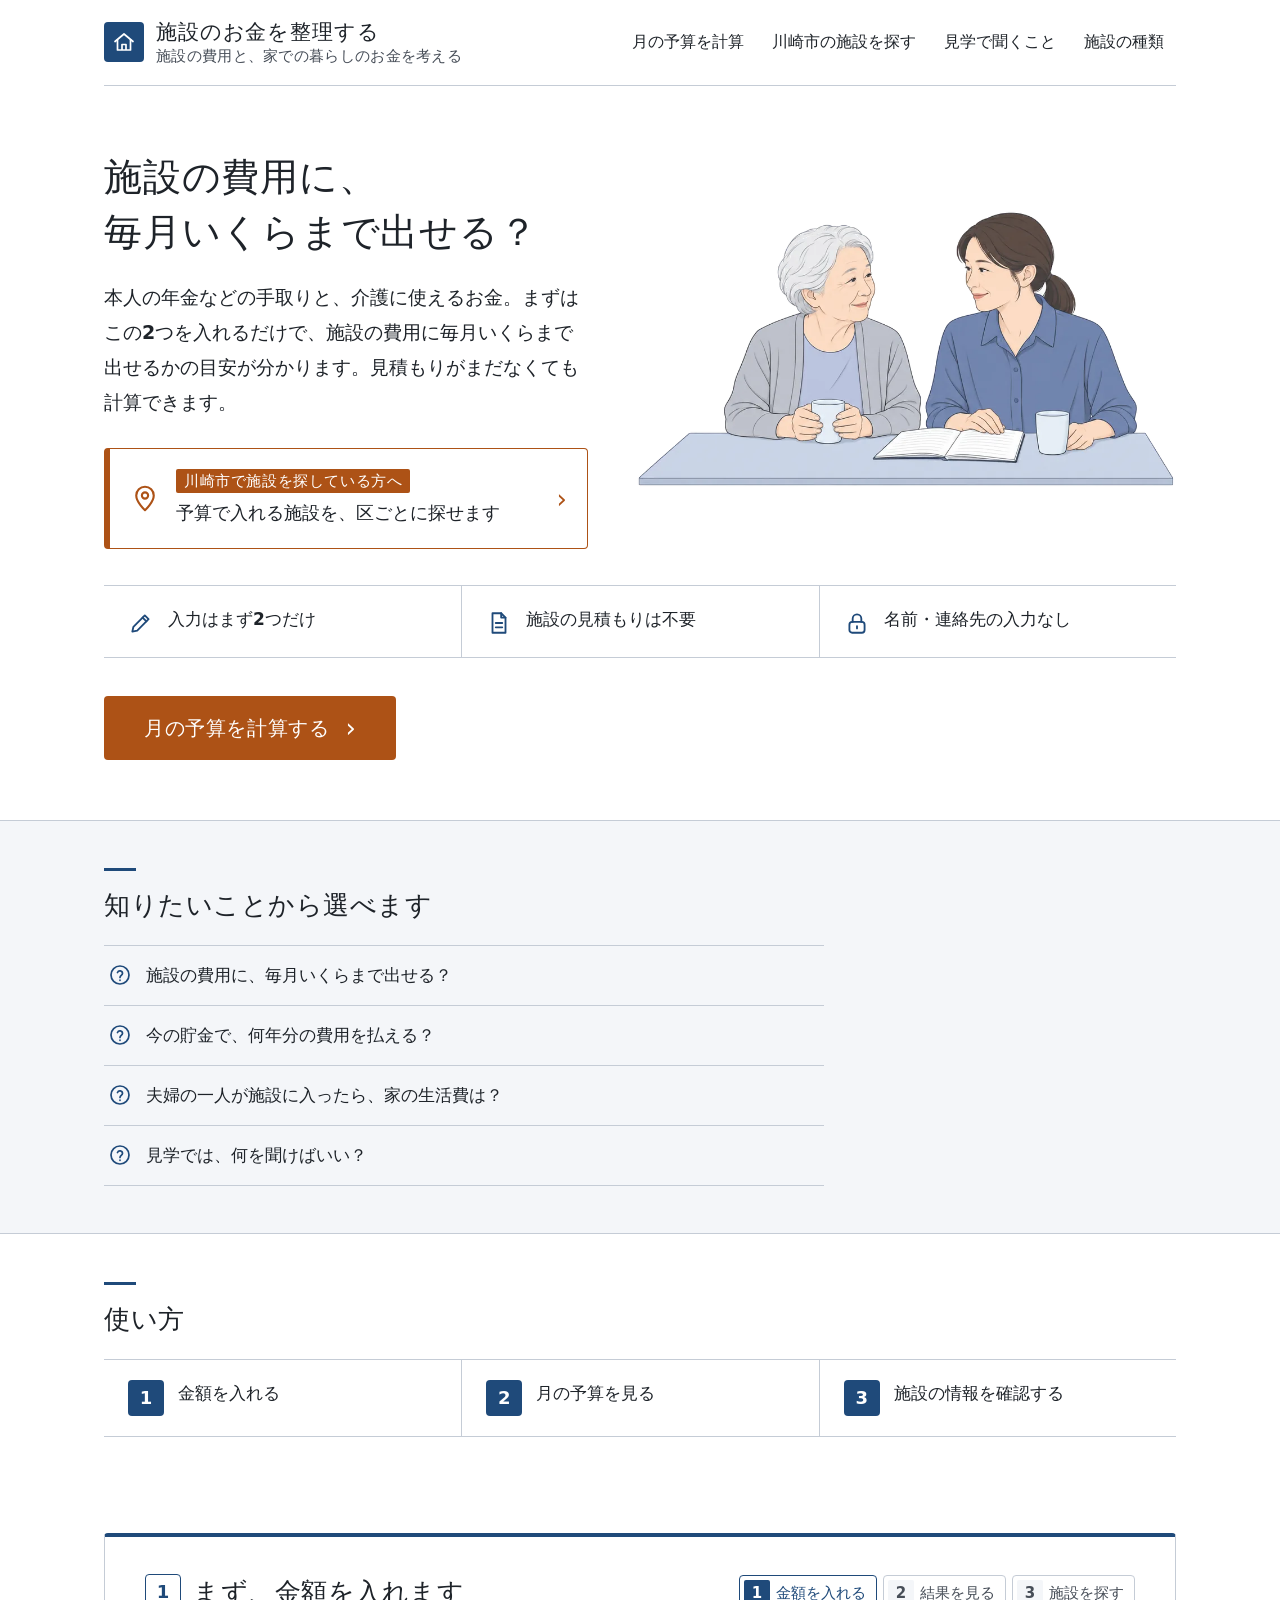
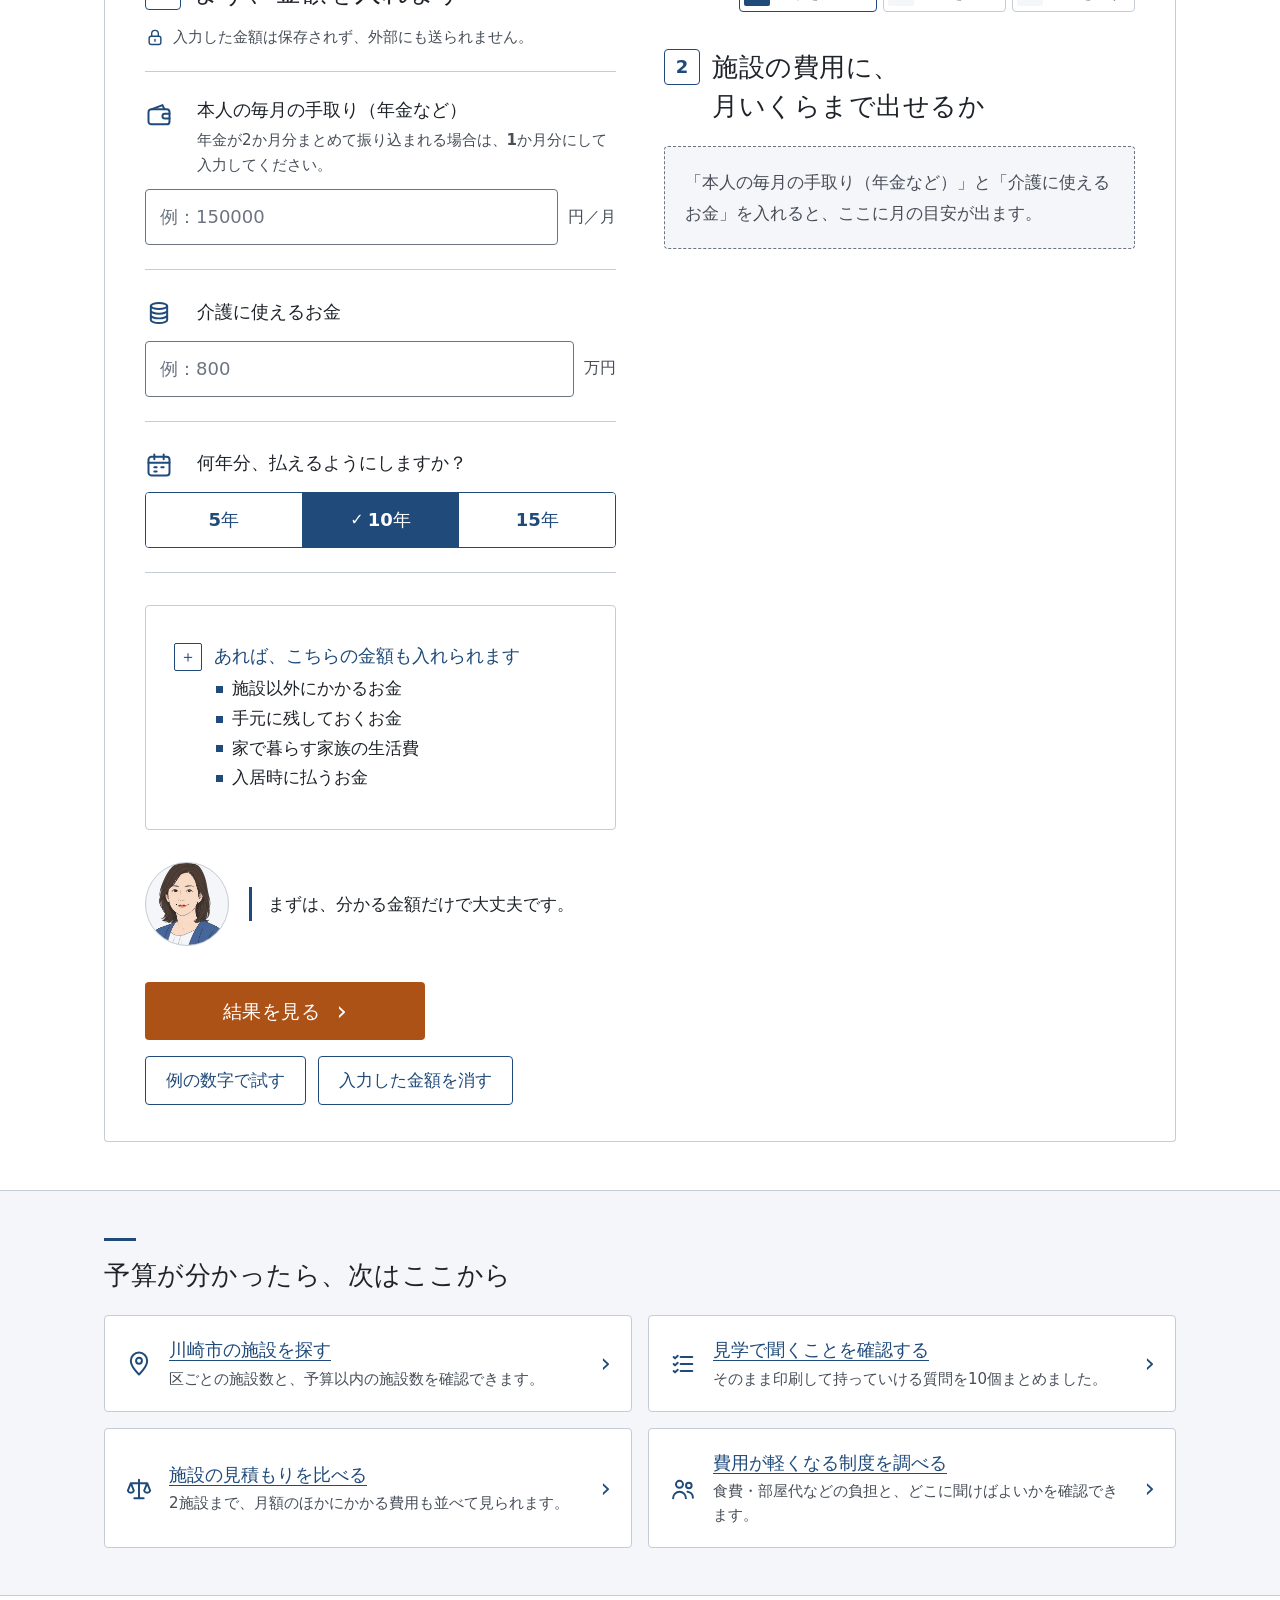
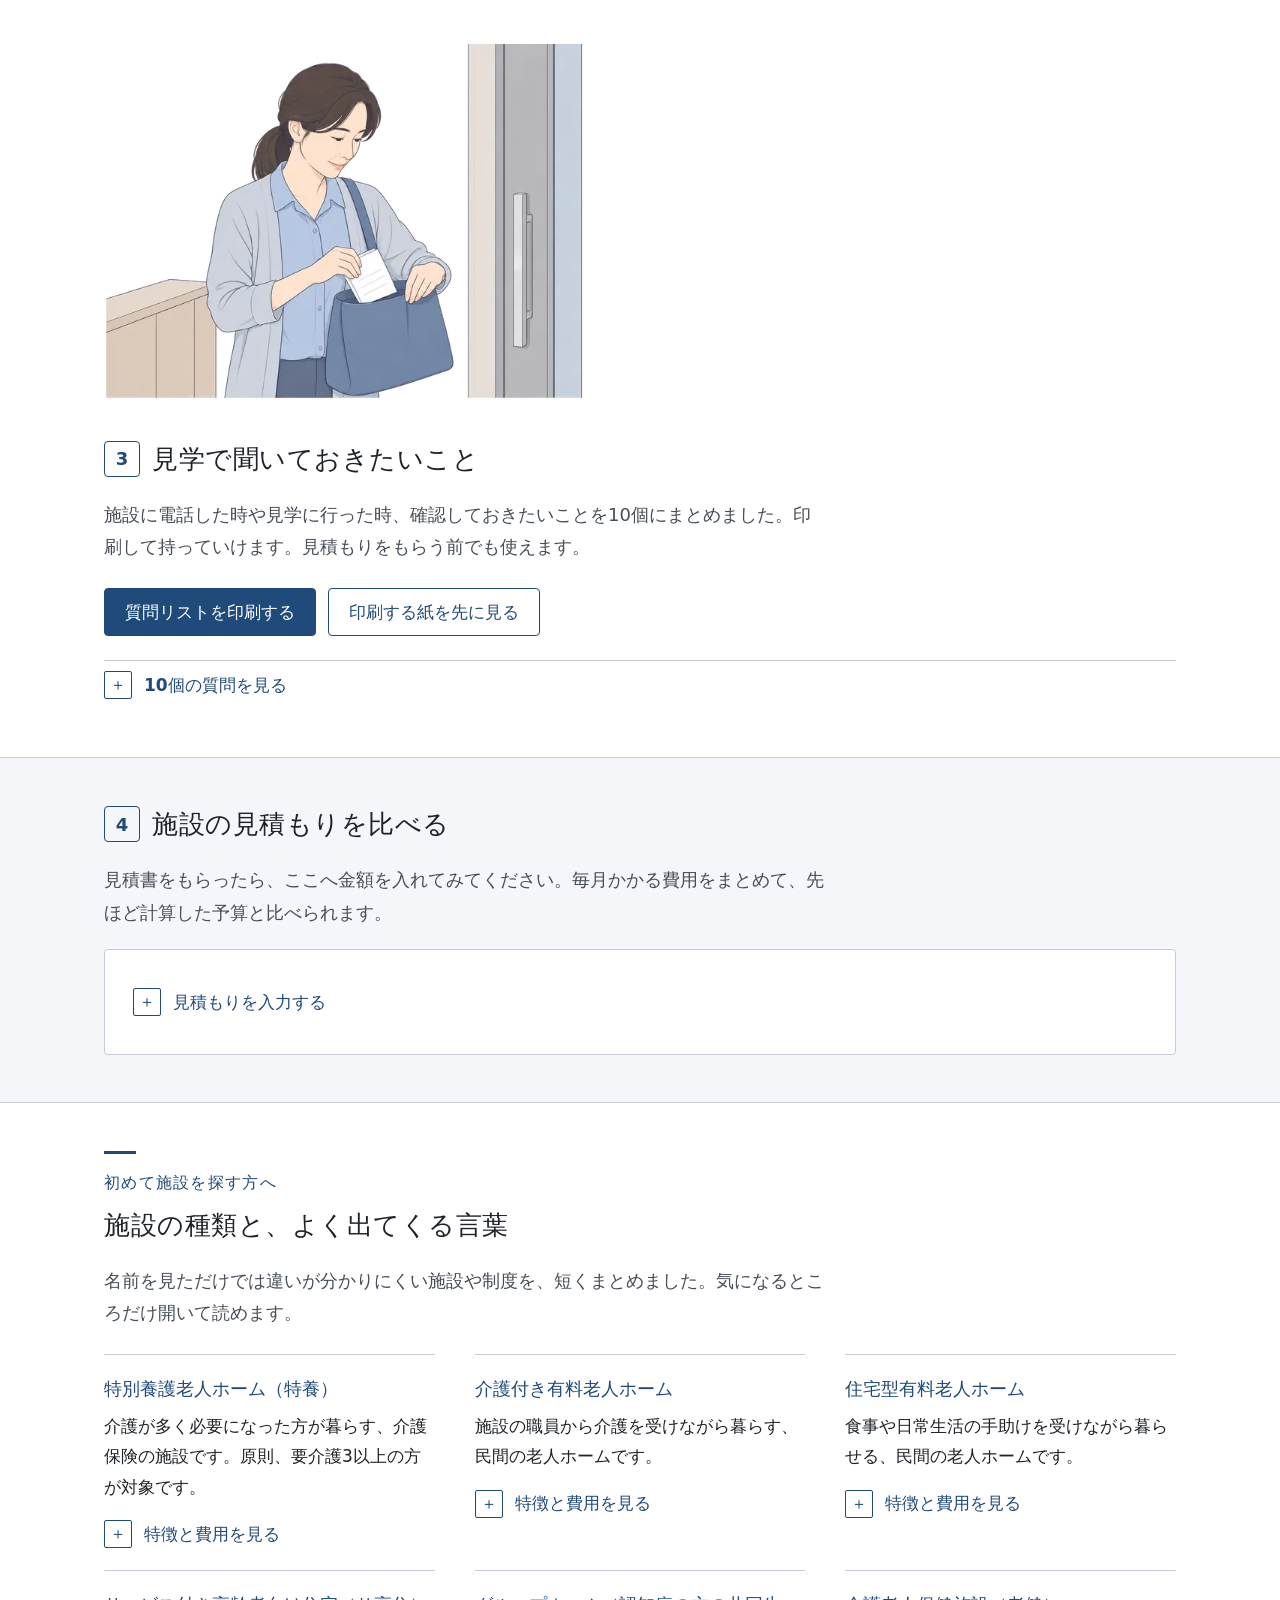
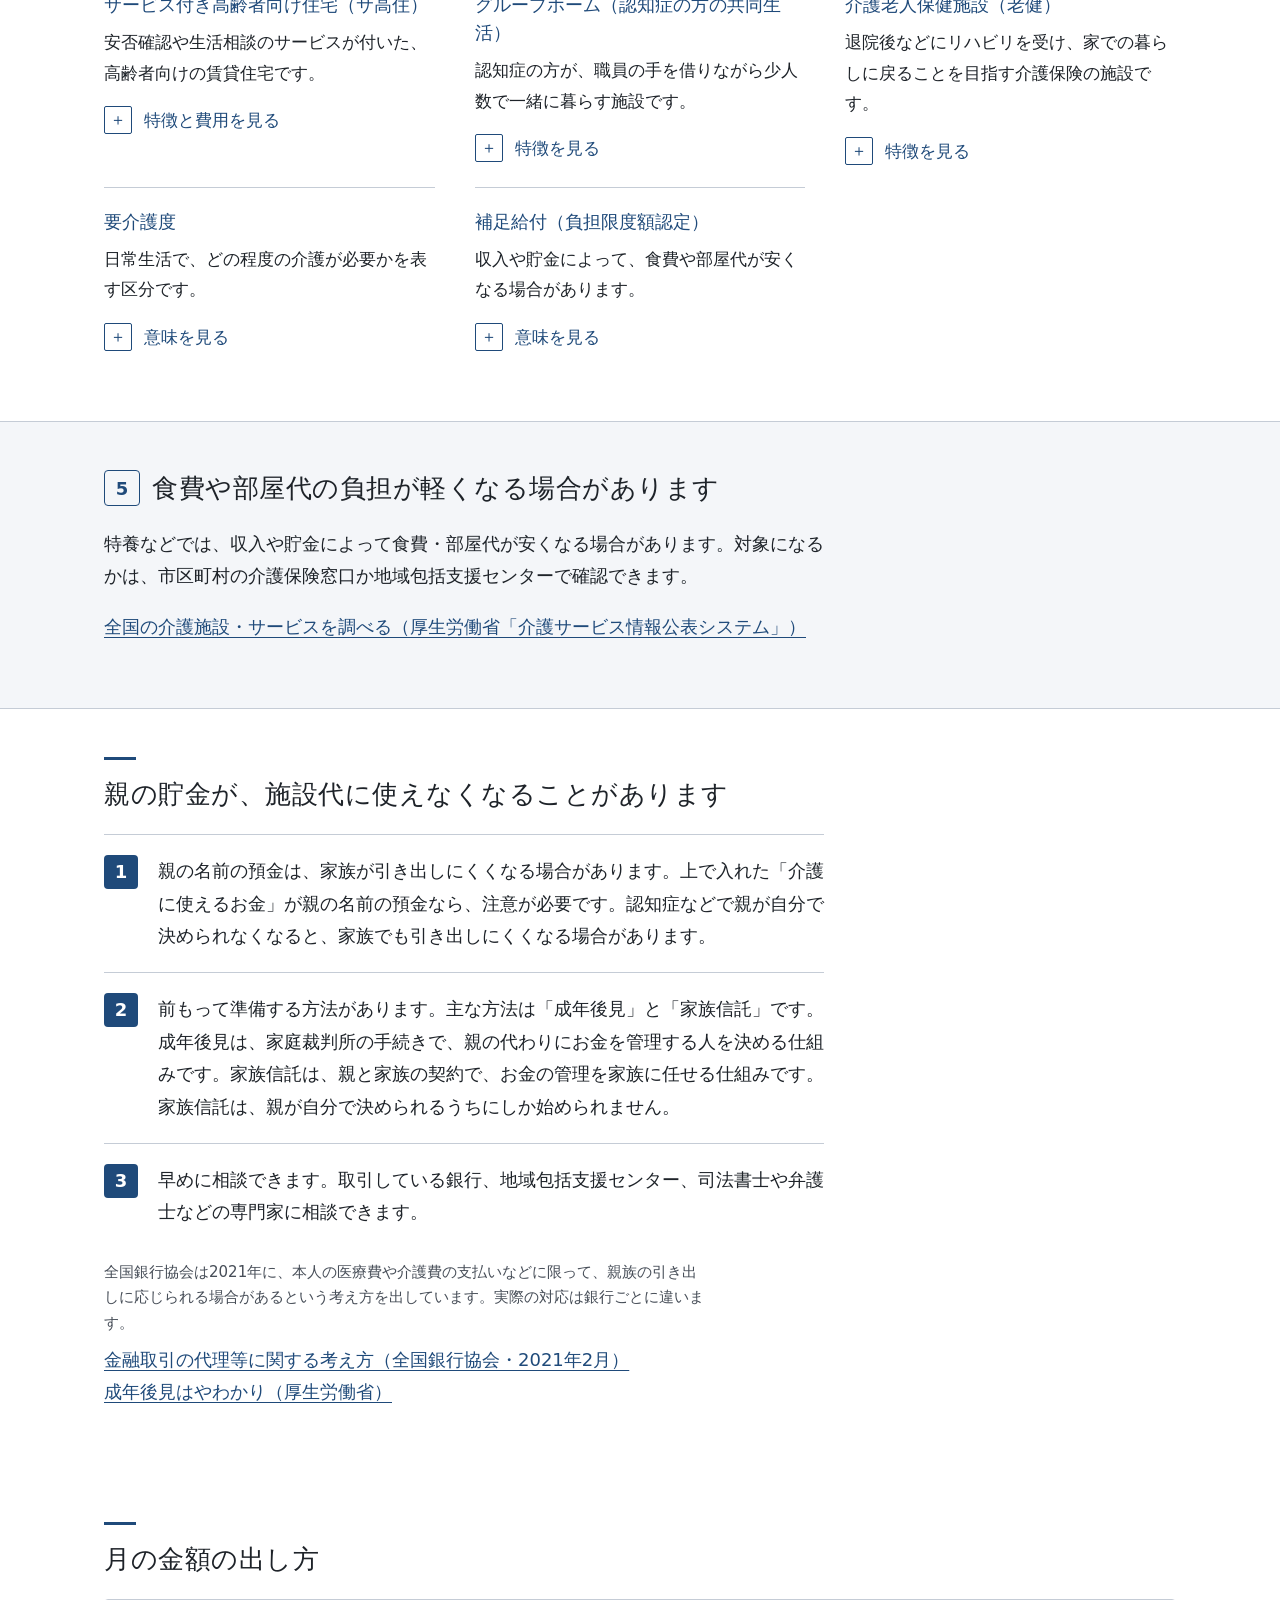
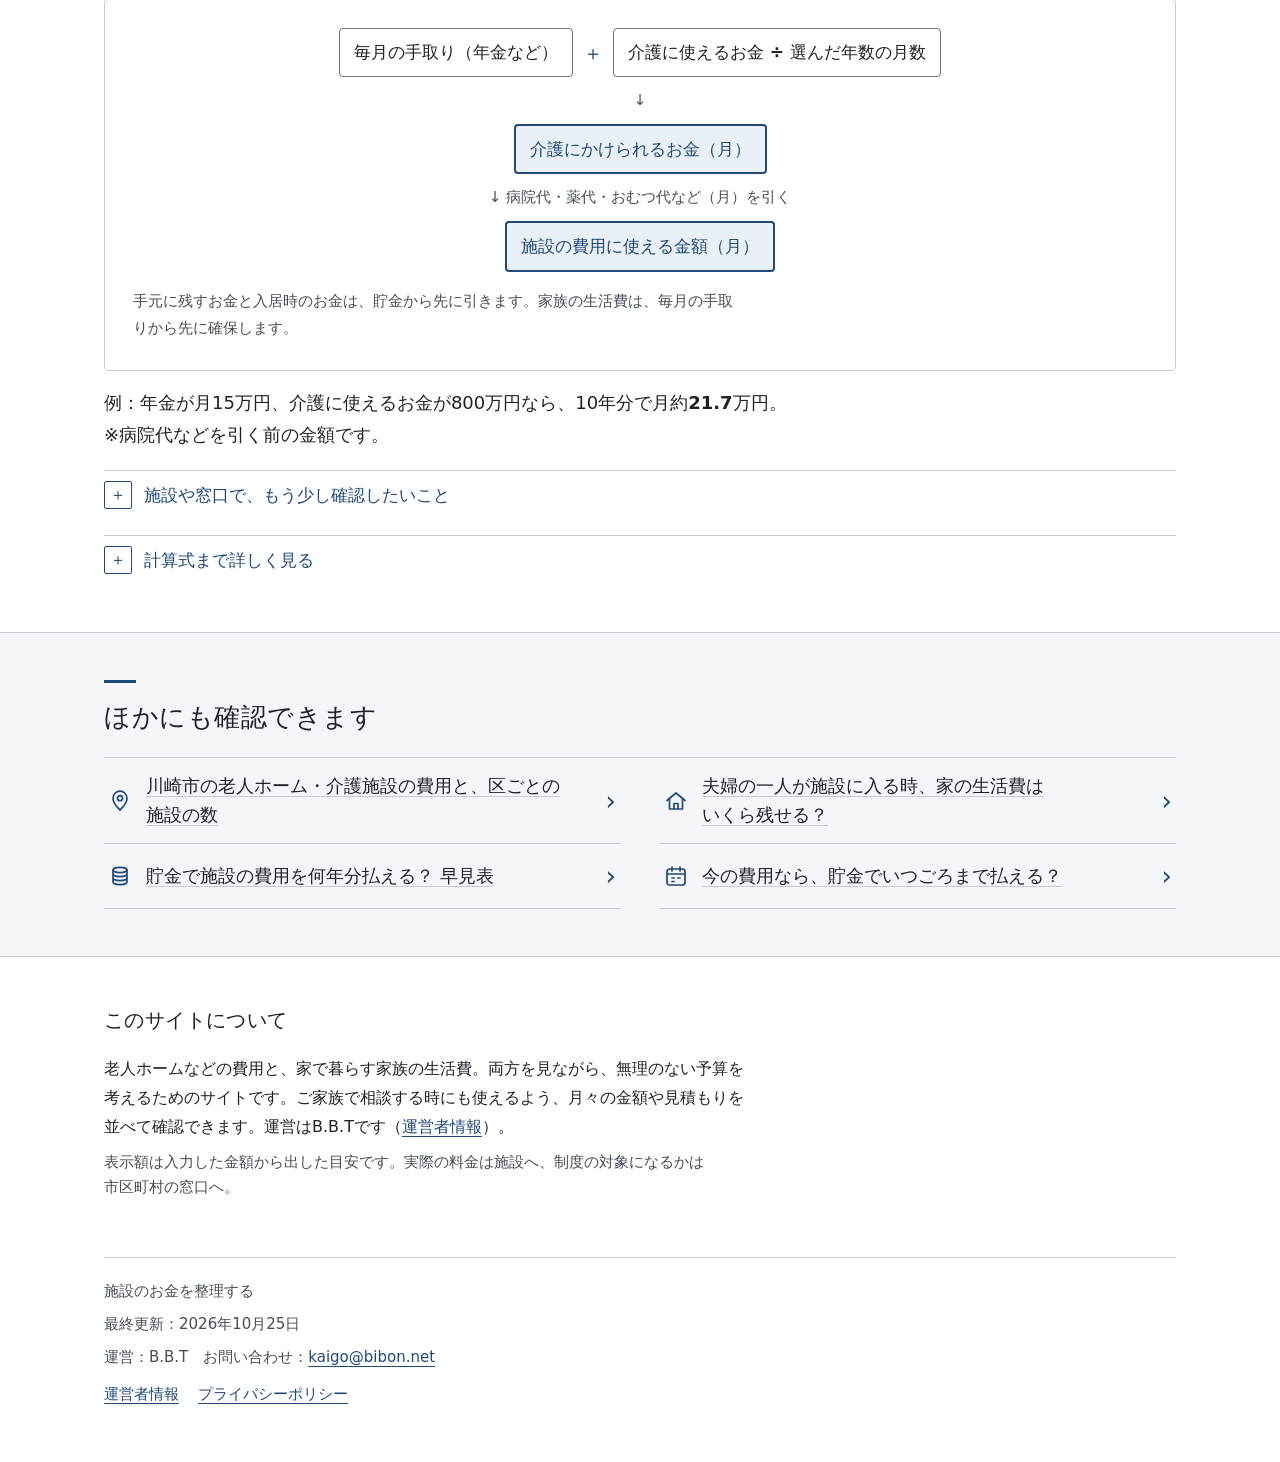
<file: index.html>
<!doctype html>
<html lang="ja">
<head>
<meta charset="utf-8">
<meta name="viewport" content="width=device-width, initial-scale=1">
<title>老人ホームの費用、月いくらまで払える？｜年金と貯金から計算</title>
<meta name="description" content="年金などの手取りと「介護に使えるお金」を入力すると、老人ホームなどの費用に毎月いくらまで出せるかを計算できます。5年・10年・15年で比較でき、見積もりがなくても使えます。入力した金額は保存されません。">
<!-- meta:auto start -->
<link rel="canonical" href="https://kaigo.bibon.net/">
<meta property="og:type" content="website">
<meta property="og:site_name" content="施設のお金を整理する">
<meta property="og:locale" content="ja_JP">
<meta property="og:url" content="https://kaigo.bibon.net/">
<meta property="og:title" content="老人ホームの費用、月いくらまで払える？｜年金と貯金から計算">
<meta property="og:description" content="年金などの手取りと「介護に使えるお金」を入力すると、老人ホームなどの費用に毎月いくらまで出せるかを計算できます。5年・10年・15年で比較でき、見積もりがなくても使えます。入力した金額は保存されません。">
<meta property="og:image" content="https://kaigo.bibon.net/og.jpg">
<meta property="og:image:width" content="1200">
<meta property="og:image:height" content="630">
<meta name="twitter:card" content="summary_large_image">
<link rel="icon" href="favicon.svg" type="image/svg+xml">
<script type="application/ld+json">{"@context":"https://schema.org","@type":"WebSite","name":"施設のお金を整理する","url":"https://kaigo.bibon.net/","inLanguage":"ja"}</script>
<!-- meta:auto end -->
<link rel="stylesheet" href="src/ui/style.css">
</head>
<body>
<!-- icons:auto start --><svg class="sprite" aria-hidden="true" focusable="false" width="0" height="0" style="position:absolute;width:0;height:0;overflow:hidden"><symbol id="i-wallet" viewBox="0 0 24 24" fill="none" stroke="currentColor" stroke-width="1.7" stroke-linecap="round" stroke-linejoin="round"><rect x="3" y="7" width="18" height="13" rx="2.5"/><path d="M6 7l9-3.5 1.6 3.5M21 11h-4a2 2 0 0 0 0 4h4"/></symbol><symbol id="i-coins" viewBox="0 0 24 24" fill="none" stroke="currentColor" stroke-width="1.7" stroke-linecap="round" stroke-linejoin="round"><ellipse cx="12" cy="6" rx="7" ry="2.6"/><path d="M5 6v4c0 1.4 3.1 2.6 7 2.6s7-1.2 7-2.6V6M5 10v4c0 1.4 3.1 2.6 7 2.6s7-1.2 7-2.6v-4M5 14v4c0 1.4 3.1 2.6 7 2.6s7-1.2 7-2.6v-4"/></symbol><symbol id="i-cal" viewBox="0 0 24 24" fill="none" stroke="currentColor" stroke-width="1.7" stroke-linecap="round" stroke-linejoin="round"><rect x="3" y="5" width="18" height="16" rx="2.5"/><path d="M3 10h18M8 3v4M16 3v4M8 14h2M14 14h2M8 17.5h2"/></symbol><symbol id="i-doc" viewBox="0 0 24 24" fill="none" stroke="currentColor" stroke-width="1.7" stroke-linecap="round" stroke-linejoin="round"><path d="M6 3h8l4 4v14H6z"/><path d="M14 3v4h4M9 12h6M9 16h6"/></symbol><symbol id="i-lock" viewBox="0 0 24 24" fill="none" stroke="currentColor" stroke-width="1.7" stroke-linecap="round" stroke-linejoin="round"><rect x="5" y="11" width="14" height="10" rx="2.5"/><path d="M8 11V8a4 4 0 0 1 8 0v3M12 15v2"/></symbol><symbol id="i-pencil" viewBox="0 0 24 24" fill="none" stroke="currentColor" stroke-width="1.7" stroke-linecap="round" stroke-linejoin="round"><path d="M4 20l1-4.5L15.5 5l3.5 3.5L8.5 19z"/><path d="M13.5 7l3.5 3.5"/></symbol><symbol id="i-chart" viewBox="0 0 24 24" fill="none" stroke="currentColor" stroke-width="1.7" stroke-linecap="round" stroke-linejoin="round"><path d="M4 20h16M7 16.5V12M12 16.5V7.5M17 16.5V10"/></symbol><symbol id="i-building" viewBox="0 0 24 24" fill="none" stroke="currentColor" stroke-width="1.7" stroke-linecap="round" stroke-linejoin="round"><rect x="5" y="3" width="14" height="18" rx="1.5"/><path d="M9 7h2M13 7h2M9 11h2M13 11h2M9 15h2M13 15h2M11 21v-3h2v3"/></symbol><symbol id="i-check" viewBox="0 0 24 24" fill="none" stroke="currentColor" stroke-width="1.7" stroke-linecap="round" stroke-linejoin="round"><rect x="3.5" y="3.5" width="17" height="17" rx="3.5"/><path d="M8 12.2l2.8 2.8L16.5 9"/></symbol><symbol id="i-list" viewBox="0 0 24 24" fill="none" stroke="currentColor" stroke-width="1.7" stroke-linecap="round" stroke-linejoin="round"><path d="M10 6h10M10 12h10M10 18h10M4 6l1.2 1.2L7.5 5M4 12l1.2 1.2L7.5 11M4 18l1.2 1.2L7.5 17"/></symbol><symbol id="i-compare" viewBox="0 0 24 24" fill="none" stroke="currentColor" stroke-width="1.7" stroke-linecap="round" stroke-linejoin="round"><path d="M12 4v16M8 20h8M5 7h14M5 7l-2.6 6.5a2.8 2.8 0 0 0 5.2 0zM19 7l-2.6 6.5a2.8 2.8 0 0 0 5.2 0z"/></symbol><symbol id="i-pin" viewBox="0 0 24 24" fill="none" stroke="currentColor" stroke-width="1.7" stroke-linecap="round" stroke-linejoin="round"><path d="M12 21s-7-6.4-7-11.8a7 7 0 0 1 14 0C19 14.6 12 21 12 21z"/><circle cx="12" cy="9.2" r="2.5"/></symbol><symbol id="i-people" viewBox="0 0 24 24" fill="none" stroke="currentColor" stroke-width="1.7" stroke-linecap="round" stroke-linejoin="round"><circle cx="9" cy="8" r="3"/><path d="M3.5 20c0-3.2 2.5-5.6 5.5-5.6s5.5 2.4 5.5 5.6"/><circle cx="17" cy="9" r="2.4"/><path d="M15.8 14.3c2.6.2 4.7 2.3 4.7 5.2"/></symbol><symbol id="i-home" viewBox="0 0 24 24" fill="none" stroke="currentColor" stroke-width="1.7" stroke-linecap="round" stroke-linejoin="round"><path d="M3 11.5l9-7.5 9 7.5"/><path d="M5.5 9.8V20h13V9.8M10 20v-5.5h4V20"/></symbol><symbol id="i-book" viewBox="0 0 24 24" fill="none" stroke="currentColor" stroke-width="1.7" stroke-linecap="round" stroke-linejoin="round"><path d="M4 5.5c3-1.2 6-1.2 8 .8 2-2 5-2 8-.8V19c-3-1.2-6-1.2-8 .8-2-2-5-2-8-.8z"/><path d="M12 6.3V19.8"/></symbol><symbol id="i-yen" viewBox="0 0 24 24" fill="none" stroke="currentColor" stroke-width="1.7" stroke-linecap="round" stroke-linejoin="round"><circle cx="12" cy="12" r="9"/><path d="M8.6 7.2L12 12l3.4-4.8M12 12v5.5M9 12.8h6M9 15.2h6"/></symbol><symbol id="i-question" viewBox="0 0 24 24" fill="none" stroke="currentColor" stroke-width="1.7" stroke-linecap="round" stroke-linejoin="round"><circle cx="12" cy="12" r="9"/><path d="M9.5 9.5a2.6 2.6 0 0 1 5 .9c0 1.8-2.5 2.1-2.5 4M12 17.2v.1"/></symbol></svg><!-- icons:auto end -->
<div class="app" id="app">
  <header class="masthead">
    <a class="brand" href="./" aria-label="施設のお金を整理する トップへ">
      <span class="brand-mark" aria-hidden="true"><svg class="ic"><use href="#i-home"/></svg></span>
      <span class="brand-name">施設のお金を整理する<span class="brand-caption">施設の費用と、<span class="nw">家での暮らしのお金を考える</span></span></span>
    </a>
    <nav class="gnav" aria-label="サイトの中">
      <a href="#h-hh">月の予算を計算</a><a href="kawasaki.html">川崎市の施設を探す</a><a href="#h-ask">見学で聞くこと</a><a href="#h-words">施設の種類</a>
    </nav>
  </header>
  <!-- pr:auto start -->
  <!-- pr:auto end -->

  <section class="hero" aria-labelledby="h-top">
    <div class="hero-text">
      <h1 id="h-top">施設の費用に、<wbr>毎月いくらまで<wbr>出せる？</h1>
      <p class="lead">本人の年金などの手取りと、<span class="nw">介護に使えるお金</span>。まずは<strong>この2つ</strong>を入れるだけで、施設の費用に毎月いくらまで出せるかの目安が分かります。見積もりがまだなくても計算できます。</p>
    </div>
    <div class="hero-art"><img src="src/img/hero-sodan.webp" width="960" height="494" alt="テーブルでノートを広げて相談する母と娘" fetchpriority="high"></div>
    <a class="kw-badge" href="kawasaki.html">
      <svg class="ic" aria-hidden="true"><use href="#i-pin"/></svg>
      <span class="kwb-t"><span class="kwb-k"><span class="nw">川崎市で</span><span class="nw">施設を探している方へ</span></span><strong><span class="kwb-p">予算で入れる施設を、</span><span class="kwb-p">区ごとに探せます</span></strong></span>
      <span class="arr" aria-hidden="true">›</span>
    </a>
    <ul class="points" aria-label="このページの特長">
      <li><span class="pt-icon" aria-hidden="true"><svg class="ic"><use href="#i-pencil"/></svg></span><strong>入力はまず2つだけ</strong></li>
      <li><span class="pt-icon" aria-hidden="true"><svg class="ic"><use href="#i-doc"/></svg></span><strong>施設の見積もりは不要</strong></li>
      <li><span class="pt-icon" aria-hidden="true"><svg class="ic"><use href="#i-lock"/></svg></span><strong>名前・連絡先の入力なし</strong></li>
    </ul>
    <p class="hero-cta"><a class="btn-cta big" href="#h-hh">月の予算を計算する<span class="arr" aria-hidden="true">›</span></a></p>
  </section>

  <section class="qs band" aria-labelledby="h-qs">
    <h2 id="h-qs">知りたいことから選べます</h2>
    <ul class="qlist">
      <li><a href="#h-hh"><svg class="ic" aria-hidden="true"><use href="#i-question"/></svg><span>施設の費用に、毎月いくらまで<span class="nw">出せる？</span></span></a></li>
      <li><a href="chokin-nannen.html"><svg class="ic" aria-hidden="true"><use href="#i-question"/></svg><span>今の貯金で、何年分の<span class="nw">費用を払える？</span></span></a></li>
      <li><a href="nokoru-kazoku.html"><svg class="ic" aria-hidden="true"><use href="#i-question"/></svg><span>夫婦の一人が施設に入ったら、<span class="nw">家の生活費は？</span></span></a></li>
      <li><a href="#h-ask"><svg class="ic" aria-hidden="true"><use href="#i-question"/></svg><span>見学では、<span class="nw">何を聞けばいい？</span></span></a></li>
    </ul>
  </section>

  <section class="flow-sec" aria-labelledby="h-flow">
    <h2 id="h-flow">使い方</h2>
    <ol class="flow3">
      <li><span class="fnum">1</span><svg class="ic" aria-hidden="true"><use href="#i-pencil"/></svg><span class="ft"><strong>金額を入れる</strong></span></li>
      <li><span class="fnum">2</span><svg class="ic" aria-hidden="true"><use href="#i-chart"/></svg><span class="ft"><strong>月の予算を見る</strong></span></li>
      <li><span class="fnum">3</span><svg class="ic" aria-hidden="true"><use href="#i-building"/></svg><span class="ft"><strong>施設の情報を確認する</strong></span></li>
    </ol>
  </section>

  <main>
    <section class="step main-tool" aria-labelledby="h-hh">
      <div class="tool-head">
        <h2 id="h-hh"><span class="num">1</span>まず、金額を入れます</h2>
        <ol class="stepper" data-at="1" aria-label="進み具合">
          <li data-s="1"><span>1</span>金額を入れる</li>
          <li data-s="2"><span>2</span>結果を見る</li>
          <li data-s="3"><span>3</span>施設を探す</li>
        </ol>
      </div>
      <p class="lockline"><svg class="ic" aria-hidden="true"><use href="#i-lock"/></svg><span>入力した金額は保存されず、外部にも送られません。</span></p>
      <div class="fields">
        <div class="field fcard">
          <span class="ficon" aria-hidden="true"><svg class="ic"><use href="#i-wallet"/></svg></span>
          <div class="ftext"><label for="hh-self">本人の毎月の手取り（年金など）</label><p class="sub">年金が2か月分まとめて振り込まれる場合は、<strong>1か月分</strong>にして入力してください。</p></div>
          <div class="finput"><input id="hh-self" data-hh="incomeSelf" data-unit="yen" type="text" inputmode="numeric" autocomplete="off" placeholder="例：150000"><span class="unit">円／月</span><p class="err" id="hh-self-err" role="alert"></p></div>
        </div>
        <div class="field fcard">
          <span class="ficon" aria-hidden="true"><svg class="ic"><use href="#i-coins"/></svg></span>
          <div class="ftext"><label for="hh-funds">介護に使えるお金</label></div>
          <div class="finput"><input id="hh-funds" data-hh="funds" data-unit="man" type="text" inputmode="decimal" autocomplete="off" placeholder="例：800"><span class="unit">万円</span><p class="err" id="hh-funds-err" role="alert"></p></div>
        </div>
        <div class="fcard mode" role="radiogroup" aria-labelledby="lg-period">
          <span class="ficon" aria-hidden="true"><svg class="ic"><use href="#i-cal"/></svg></span>
          <div class="ftext"><p class="flabel" id="lg-period">何年分、払えるようにしますか？</p></div>
          <div class="seg">
            <label><input type="radio" name="hh-period" value="5"> 5年</label>
            <label><input type="radio" name="hh-period" value="10" checked> 10年</label>
            <label><input type="radio" name="hh-period" value="15"> 15年</label>
          </div>
        </div>
      </div>
      <details class="more" id="more-box">
        <summary><span class="more-head"><span class="more-t">あれば、こちらの金額も入れられます</span><span class="more-items"><span>施設以外にかかるお金</span><span>手元に残しておくお金</span><span>家で暮らす家族の生活費</span><span>入居時に払うお金</span></span></span></summary>
        <p class="hint">分かる金額だけで大丈夫です。空欄でも計算できます。</p>
        <div class="fields">
          <div class="field fcard">
            <div class="ftext"><label for="hh-other">施設以外にかかるお金（月）</label><p class="sub">病院代・薬代・おむつ代・日用品・こづかいなど。分からなければ空欄で構いません。</p></div>
            <div class="finput"><input id="hh-other" data-hh="otherMonthly" data-unit="yen" type="text" inputmode="numeric" autocomplete="off" placeholder="分からなければ空欄"><span class="unit">円／月</span><p class="err" id="hh-other-err" role="alert"></p></div>
          </div>
          <div class="field fcard">
            <div class="ftext"><label for="hh-reserve">手元に残しておくお金</label><p class="sub">急な入院や家の修理に備えて<strong>残す分</strong>です。</p><p class="sub">介護に使えるお金から一度だけ引きます。分からなければ空欄で。</p></div>
            <div class="finput"><input id="hh-reserve" data-hh="reserve" data-unit="man" type="text" inputmode="decimal" autocomplete="off" placeholder="分からなければ空欄"><span class="unit">万円</span><p class="err" id="hh-reserve-err" role="alert"></p></div>
          </div>
          <div class="field fcard">
            <div class="ftext"><label for="hh-living">家で暮らす家族の生活費（月）</label><p class="sub">家で暮らす家族の生活費を先に確保し、施設に使える額を出します。家に残る人がいなければ空欄で。</p></div>
            <div class="finput"><input id="hh-living" data-hh="spouseLiving" data-unit="yen" type="text" inputmode="numeric" autocomplete="off" placeholder="いなければ空欄"><span class="unit">円／月</span><p class="err" id="hh-living-err" role="alert"></p></div>
          </div>
          <div class="field fcard">
            <div class="ftext"><label for="hh-spouse">家で暮らす家族の手取り（月）</label><p class="sub">上の生活費も入れた場合だけ、計算に加えます。</p></div>
            <div class="finput"><input id="hh-spouse" data-hh="incomeSpouse" data-unit="yen" type="text" inputmode="numeric" autocomplete="off" placeholder="いなければ空欄"><span class="unit">円／月</span><p class="err" id="hh-spouse-err" role="alert"></p></div>
          </div>
          <p class="calc-line" id="hh-i-line" aria-live="polite"></p>
          <div class="field fcard">
            <div class="ftext"><label for="hh-entry">入居時にまとめて払うお金</label><p class="sub">入居金・一時金など。必要なければ空欄で構いません。</p></div>
            <div class="finput"><input id="hh-entry" data-hh="entryBudget" data-unit="man" type="text" inputmode="decimal" autocomplete="off" placeholder="なければ空欄"><span class="unit">万円</span><p class="err" id="hh-entry-err" role="alert"></p></div>
          </div>
          <div class="field fcard">
            <div class="ftext"><label for="hh-support">家族からの援助（月）</label><p class="sub">兄弟姉妹などからの毎月の援助額。通常の結果とは別に、<strong>援助ありの金額</strong>も出します。</p></div>
            <div class="finput"><input id="hh-support" data-hh="support" data-unit="yen" type="text" inputmode="numeric" autocomplete="off" value="0"><span class="unit">円／月</span><p class="err" id="hh-support-err" role="alert"></p></div>
          </div>
        </div>
        <p class="echo" id="budget-echo"></p>
      </details>
      <div class="guide"><p class="guide-say">まずは、分かる金額だけで大丈夫です。</p><img src="src/img/guide-madoguchi.webp" width="320" height="429" alt="案内の女性" loading="lazy" decoding="async"></div>
      <div class="tool-actions">
        <a class="btn-cta" href="#h-budget">結果を見る<span class="arr" aria-hidden="true">›</span></a>
        <div class="actions sub-actions">
          <button type="button" id="btn-demo" class="ghost">例の数字で試す</button>
          <button type="button" id="btn-reset" class="ghost">入力した金額を消す</button>
        </div>
      </div>

      <div class="tool-out">
        <h2 id="h-budget" class="res-head"><span class="num">2</span>施設の費用に、月いくらまで出せるか</h2>
        <div id="budget-result" class="budget-result" aria-live="polite"></div>
        <div class="guide guide-res"><p class="guide-say">金額を直すと、結果もその場で変わります。もう一度ボタンを押す必要はありません。</p><img src="src/img/guide-madoguchi.webp" width="320" height="429" alt="" loading="lazy" decoding="async"></div>
      </div>
    </section>
  </main>

  <!-- ad:auto start -->
<!-- ad:auto end -->

  <section class="next-steps band" aria-labelledby="h-next">
    <div class="next-head"><h2 id="h-next">予算が分かったら、次はここから</h2></div>
    <ul class="next-grid">
      <li><a href="kawasaki.html"><span class="ng-icon" aria-hidden="true"><svg class="ic"><use href="#i-pin"/></svg></span><span class="ng-t"><strong>川崎市の施設を探す</strong><span>区ごとの施設数と、予算以内の施設数を確認できます。</span></span><span class="arr" aria-hidden="true">›</span></a></li>
      <li><a href="#h-ask"><span class="ng-icon" aria-hidden="true"><svg class="ic"><use href="#i-list"/></svg></span><span class="ng-t"><strong>見学で聞くことを確認する</strong><span>そのまま印刷して持っていける質問を10個まとめました。</span></span><span class="arr" aria-hidden="true">›</span></a></li>
      <li><a href="#h-quotes"><span class="ng-icon" aria-hidden="true"><svg class="ic"><use href="#i-compare"/></svg></span><span class="ng-t"><strong>施設の見積もりを比べる</strong><span>2施設まで、月額のほかにかかる費用も並べて見られます。</span></span><span class="arr" aria-hidden="true">›</span></a></li>
      <li><a href="#h-relief"><span class="ng-icon" aria-hidden="true"><svg class="ic"><use href="#i-people"/></svg></span><span class="ng-t"><strong>費用が軽くなる<span class="nw">制度を調べる</span></strong><span>食費・部屋代などの負担と、どこに聞けばよいかを確認できます。</span></span><span class="arr" aria-hidden="true">›</span></a></li>
    </ul>
  </section>

  <section class="step" aria-labelledby="h-ask">
    <figure class="illust illust-wide"><img src="src/img/kengaku-junbi.webp" width="640" height="474" alt="出かける前に、質問の紙をバッグに入れる娘" loading="lazy" decoding="async"></figure>
    <h2 id="h-ask"><span class="num">3</span>見学で聞いておきたいこと</h2>
    <p class="hint">施設に電話した時や見学に行った時、確認しておきたいことを10個にまとめました。印刷して持っていけます。見積もりをもらう前でも使えます。</p>
    <div class="actions">
      <button type="button" data-print="checklist">質問リストを印刷する</button>
      <button type="button" class="ghost" data-preview="checklist">印刷する紙を先に見る</button>
    </div>
    <details class="fold">
      <summary>10個の質問を見る</summary>
      <div id="checklist"></div>
    </details>
  </section>

  <section class="step quotes band" aria-labelledby="h-quotes">
    <h2 id="h-quotes"><span class="num">4</span>施設の見積もりを比べる</h2>
    <p class="hint">見積書をもらったら、ここへ金額を入れてみてください。毎月かかる費用をまとめて、先ほど計算した予算と比べられます。</p>
    <details id="quotes">
      <summary>見積もりを入力する</summary>
      <p class="hint">2施設まで。費用ごとに<strong>「月額に含む」「別料金」「まだ不明」</strong>を選びます。最初はすべて「まだ不明」です。</p>
      <div id="facilities"></div>
      <button type="button" id="btn-add" class="ghost">2つ目の施設を追加</button>
      <h3 id="h-res" class="res-title">見積もりの結果</h3>
      <div id="result" aria-live="polite"></div>
      <h3>家族で相談する時や、施設に確認する時に</h3>
      <p class="hint">「家族用」には、収入・貯金などの家計の金額も載ります。「施設確認用」には家計の金額を載せず、まだ分からない費用を施設に書き込んでもらえます。</p>
      <div class="actions">
        <button type="button" data-print="family">家族用を印刷</button>
        <button type="button" data-print="facility">施設確認用を印刷</button>
      </div>
      <div class="actions">
        <button type="button" class="ghost" data-preview="family">家族用を画面で見る</button>
        <button type="button" class="ghost" data-preview="facility">施設確認用を画面で見る</button>
      </div>
      <p class="sub">共用のパソコンでは、PDFの保存先にご注意ください。</p>
    </details>
  </section>

  <section class="step words-sec" aria-labelledby="h-words">
    <p class="kicker">初めて施設を探す方へ</p>
    <h2 id="h-words">施設の種類と、よく出てくる言葉</h2>
    <p class="hint">名前を見ただけでは違いが分かりにくい施設や制度を、短くまとめました。気になるところだけ開いて読めます。</p>
<!-- words:cards tokuyo,kaigo,jutaku,satsuki,gh,roken,youkaigo,hosoku start -->
<ul class="words"><li class="word is-place" data-k="tokuyo"><h3>特別養護老人ホーム（特養）</h3><p>介護が多く必要になった方が暮らす、介護保険の施設です。原則、要介護3以上の方が対象です。</p><details class="fold"><summary>特徴と費用を見る</summary><p>費用は民間の有料老人ホームより抑えられる傾向がありますが、空きを待つ場合もあります。申し込んだ順に入れるとは限りません。</p></details></li><li class="word is-place" data-k="kaigo"><h3>介護付き有料老人ホーム</h3><p>施設の職員から介護を受けながら暮らす、民間の老人ホームです。</p><details class="fold"><summary>特徴と費用を見る</summary><p>介護保険の自己負担は、要介護度によって変わります。月額に含まれるかは施設ごとに違うので、確認してください。</p></details></li><li class="word is-place" data-k="jutaku"><h3>住宅型有料老人ホーム</h3><p>食事や日常生活の手助けを受けながら暮らせる、民間の老人ホームです。</p><details class="fold"><summary>特徴と費用を見る</summary><p>介護が必要な場合は、訪問介護など外部のサービスを別に契約します。介護保険を使った分の自己負担は、施設の月額とは別にかかります。</p></details></li><li class="word is-place" data-k="satsuki"><h3>サービス付き高齢者向け住宅（サ高住）</h3><p>安否確認や生活相談のサービスが付いた、高齢者向けの賃貸住宅です。</p><details class="fold"><summary>特徴と費用を見る</summary><p>介護は外部のサービスを利用する形が基本で、利用した分は別料金です。なかには、施設の職員による介護を受けられる住まいもあります。</p></details></li><li class="word is-place" data-k="gh"><h3>グループホーム（認知症の方の共同生活）</h3><p>認知症の方が、職員の手を借りながら少人数で一緒に暮らす施設です。</p><details class="fold"><summary>特徴を見る</summary><p>1か所5〜9人で暮らします。原則として、施設のある市区町村に住民登録のある方が対象です。</p></details></li><li class="word is-place" data-k="roken"><h3>介護老人保健施設（老健）</h3><p>退院後などにリハビリを受け、家での暮らしに戻ることを目指す介護保険の施設です。</p><details class="fold"><summary>特徴を見る</summary><p>長く暮らす住まいというより、自宅へ戻るまでの期間に利用する施設です。</p></details></li><li class="word" data-k="youkaigo"><h3>要介護度</h3><p>日常生活で、どの程度の介護が必要かを表す区分です。</p><details class="fold"><summary>意味を見る</summary><p>要支援1・2、要介護1〜5の7段階。数字が大きいほど介護が多く必要です。市区町村に申請して認定を受けます。</p></details></li><li class="word is-money" data-k="hosoku"><h3>補足給付（負担限度額認定）</h3><p>収入や貯金によって、食費や部屋代が安くなる場合があります。</p><details class="fold"><summary>意味を見る</summary><p>対象は特養・老健・介護医療院・ショートステイです。市区町村に申請して認定を受けます。有料老人ホームやグループホームは対象になりません。</p></details></li></ul>
<!-- words end -->
  </section>

  <section class="step band" aria-labelledby="h-relief">
    <h2 id="h-relief"><span class="num">5</span>食費や部屋代の負担が<wbr>軽くなる場合があります</h2>
    <p><strong>特養などでは、収入や貯金によって食費・部屋代が安くなる場合があります。</strong>対象になるかは、市区町村の介護保険窓口か地域包括支援センターで確認できます。</p>
    <p><a href="https://www.kaigokensaku.mhlw.go.jp/" target="_blank" rel="noopener noreferrer">全国の介護施設・サービスを調べる（厚生労働省「介護サービス情報公表システム」）</a></p>
  </section>

  <section class="step" aria-labelledby="h-azukari">
    <h2 id="h-azukari">親の貯金が、施設代に<wbr>使えなくなることがあります</h2>
    <ol class="order">
      <li><strong>親の名前の預金は、家族が引き出しにくくなる場合があります。</strong>上で入れた「介護に使えるお金」が親の名前の預金なら、注意が必要です。認知症などで親が自分で決められなくなると、家族でも引き出しにくくなる場合があります。</li>
      <li><strong>前もって準備する方法があります。</strong>主な方法は「成年後見」と「家族信託」です。成年後見は、家庭裁判所の手続きで、親の代わりにお金を管理する人を決める仕組みです。家族信託は、親と家族の契約で、お金の管理を家族に任せる仕組みです。家族信託は、親が自分で決められるうちにしか始められません。</li>
      <li><strong>早めに相談できます。</strong>取引している銀行、地域包括支援センター、司法書士や弁護士などの専門家に相談できます。</li>
    </ol>
    <p class="note">全国銀行協会は2021年に、本人の医療費や介護費の支払いなどに限って、親族の引き出しに応じられる場合があるという考え方を出しています。実際の対応は銀行ごとに違います。</p>
    <p><a href="https://www.zenginkyo.or.jp/news/2021/n021801/" target="_blank" rel="noopener noreferrer">金融取引の代理等に関する考え方（全国銀行協会・2021年2月）</a><br><a href="https://guardianship.mhlw.go.jp/" target="_blank" rel="noopener noreferrer">成年後見はやわかり（厚生労働省）</a></p>
  </section>

  <section class="step" aria-labelledby="h-method">
    <h2 id="h-method">月の金額の出し方</h2>
    <figure class="calc-figure" aria-label="計算の順番">
      <div class="cf-row">
        <span class="cf-box">毎月の手取り（年金など）</span><span class="cf-op">＋</span><span class="cf-box">介護に使えるお金 ÷ <span class="nw">選んだ年数の月数</span></span>
      </div>
      <div class="cf-arrow" aria-hidden="true">↓</div>
      <div class="cf-row"><span class="cf-box cf-main">介護にかけられるお金（月）</span></div>
      <div class="cf-arrow" aria-hidden="true">↓ 病院代・薬代・おむつ代など（月）を引く</div>
      <div class="cf-row"><span class="cf-box cf-main">施設の費用に使える金額（月）</span></div>
      <figcaption>手元に残すお金と入居時のお金は、貯金から先に引きます。家族の生活費は、毎月の手取りから先に確保します。</figcaption>
    </figure>
    <p>例：年金が月15万円、介護に使えるお金が800万円なら、10年分で<strong>月約21.7万円</strong>。<br>※病院代などを引く前の金額です。</p>
    <details class="fold">
      <summary>施設や窓口で、もう少し確認したいこと</summary>
      <ol>
        <li><strong>食費・部屋代の補足給付（負担限度額認定）や高額介護サービス費。</strong><br>対象になるかは、市区町村の介護保険窓口へ。</li>
        <li><strong>入居時に払ったお金は、退去時にいくら戻る？</strong><br>入居時に支払うお金は、退去する時に一部が戻る場合があります。金額や返金の条件は施設に確認できます。</li>
        <li><strong>この先、料金が上がる予定はある？</strong><br>今後の値上げについても、施設に予定を聞いておくと安心です。</li>
        <li><strong>本人が安心して暮らせそう？</strong><br>職員の体制、食事、本人の希望などは見学で確かめられます。</li>
        <li><strong>身元保証の費用や入居金の償却は？</strong><br>金額と、何年で戻らなくなるかを施設に確認。見学の質問リストにもあります。</li>
      </ol>
    </details>
    <details class="fold">
      <summary>計算式まで詳しく見る</summary>
      <div id="method"></div>
    </details>
  </section>

  <nav class="more-q band" aria-labelledby="h-more-q">
    <h2 id="h-more-q">ほかにも確認できます</h2>
    <ul>
      <li><a href="kawasaki.html"><svg class="ic" aria-hidden="true"><use href="#i-pin"/></svg><span>川崎市の老人ホーム・介護施設の費用と、区ごとの<span class="nw">施設の数</span></span><span class="arr" aria-hidden="true">›</span></a></li>
      <li><a href="nokoru-kazoku.html"><svg class="ic" aria-hidden="true"><use href="#i-home"/></svg><span>夫婦の一人が施設に入る時、<span class="nw">家の生活費は</span><span class="nw">いくら残せる？</span></span><span class="arr" aria-hidden="true">›</span></a></li>
      <li><a href="chokin-nannen.html"><svg class="ic" aria-hidden="true"><use href="#i-coins"/></svg><span>貯金で施設の費用を<span class="nw">何年分払える？</span> 早見表</span><span class="arr" aria-hidden="true">›</span></a></li>
      <li><a href="harae-naku-naru.html"><svg class="ic" aria-hidden="true"><use href="#i-cal"/></svg><span>今の費用なら、貯金で<span class="nw">いつごろまで払える？</span></span><span class="arr" aria-hidden="true">›</span></a></li>
    </ul>
  </nav>

  <aside class="about-site" id="about-site" aria-labelledby="h-about-site">
    <h2 id="h-about-site">このサイトについて</h2>
    <p>老人ホームなどの費用と、家で暮らす家族の生活費。両方を見ながら、無理のない予算を考えるためのサイトです。ご家族で相談する時にも使えるよう、月々の金額や見積もりを並べて確認できます。運営はB.B.Tです（<a href="operator.html">運営者情報</a>）。</p>
    <p class="note">表示額は入力した金額から出した目安です。実際の料金は施設へ、制度の対象になるかは市区町村の窓口へ。</p>
  </aside>

  <footer class="foot"><p>施設のお金を整理する</p><p>最終更新：2026年10月25日</p><p>運営：B.B.T　お問い合わせ：<a class="nw" href="mailto:kaigo@bibon.net">kaigo@bibon.net</a></p><p class="foot-links"><a href="operator.html">運営者情報</a>　<a href="privacy.html">プライバシーポリシー</a></p></footer>
</div>

<div id="print-sheet" class="sheet" aria-hidden="true"></div>
<div class="preview-bar" id="preview-bar" hidden>
  <span id="preview-title"></span>
  <button type="button" id="btn-preview-print">この紙を印刷</button>
  <button type="button" id="btn-preview-close" class="ghost">閉じる</button>
</div>

<template id="tpl-facility">
  <article class="facility card" data-fac>
    <div class="fac-head">
      <h3 class="fac-title"></h3>
      <button type="button" class="ghost small" data-remove>この施設を外す</button>
    </div>
    <div class="grid">
      <div class="field">
        <label>施設の名前<span class="unit">好きな呼び名でもOK</span></label>
        <input data-f="name" type="text" autocomplete="off" maxlength="20">
      </div>
      <div class="field">
        <label>見積もりの日付</label>
        <input data-f="quoteDate" type="date">
      </div>
      <div class="field">
        <label>見積書の月額（税込）<span class="unit">円／月</span></label>
        <input data-f="monthlyQuote" data-unit="yen" type="text" inputmode="numeric" autocomplete="off" placeholder="例：180000">
        <p class="err" role="alert"></p>
      </div>
      <div class="field">
        <label>入居時にまとめて払うお金<span class="unit">万円</span></label>
        <input data-f="entryFee" data-unit="man" type="text" inputmode="decimal" autocomplete="off" placeholder="なければ0">
        <p class="sub">あとから一部が戻る場合でも、最初に支払う全額を入力してください。</p>
        <p class="err" role="alert"></p>
      </div>
    </div>
    <h4>毎月の料金には、何が含まれていますか？</h4>
    <div class="items"></div>
  </article>
</template>

<template id="tpl-item">
  <div class="item" data-item>
    <div class="item-row">
      <label class="item-label"></label>
      <select data-i="inclusion">
        <option value="unknown">まだ不明</option>
        <option value="included">月額に含む</option>
        <option value="separate">別料金</option>
      </select>
    </div>
    <div class="item-sep" hidden>
      <div class="field">
        <label class="amt-label">月にかかる金額<span class="unit">円／月</span></label>
        <input data-i="amount" data-unit="yen" type="text" inputmode="numeric" autocomplete="off" placeholder="分からなければ空欄">
        <p class="err" role="alert"></p>
      </div>
      <div class="field visits" hidden>
        <label>月に何回くらい？<span class="unit">回</span></label>
        <input data-i="visits" data-unit="yen" type="text" inputmode="numeric" autocomplete="off" placeholder="分からなければ空欄">
        <p class="err" role="alert"></p>
      </div>
      <div class="field">
        <label>多い月の金額<span class="unit">円／月（月によって変わる時だけ）</span></label>
        <input data-i="amountHigh" data-unit="yen" type="text" inputmode="numeric" autocomplete="off">
        <p class="err" role="alert"></p>
      </div>
      <div class="field">
        <label>この金額はどこから？</label>
        <select data-i="certainty">
          <option value="confirmed">見積書・施設に確認した額</option>
          <option value="provisional">まだ仮に入れた額</option>
        </select>
      </div>
    </div>
  </div>
</template>

<script src="src/calc/core.js"></script>
<script src="src/ui/report.js"></script>
<script src="src/ui/demo.js"></script>
<script src="src/ui/app.js"></script>
</body>
</html>
</file>
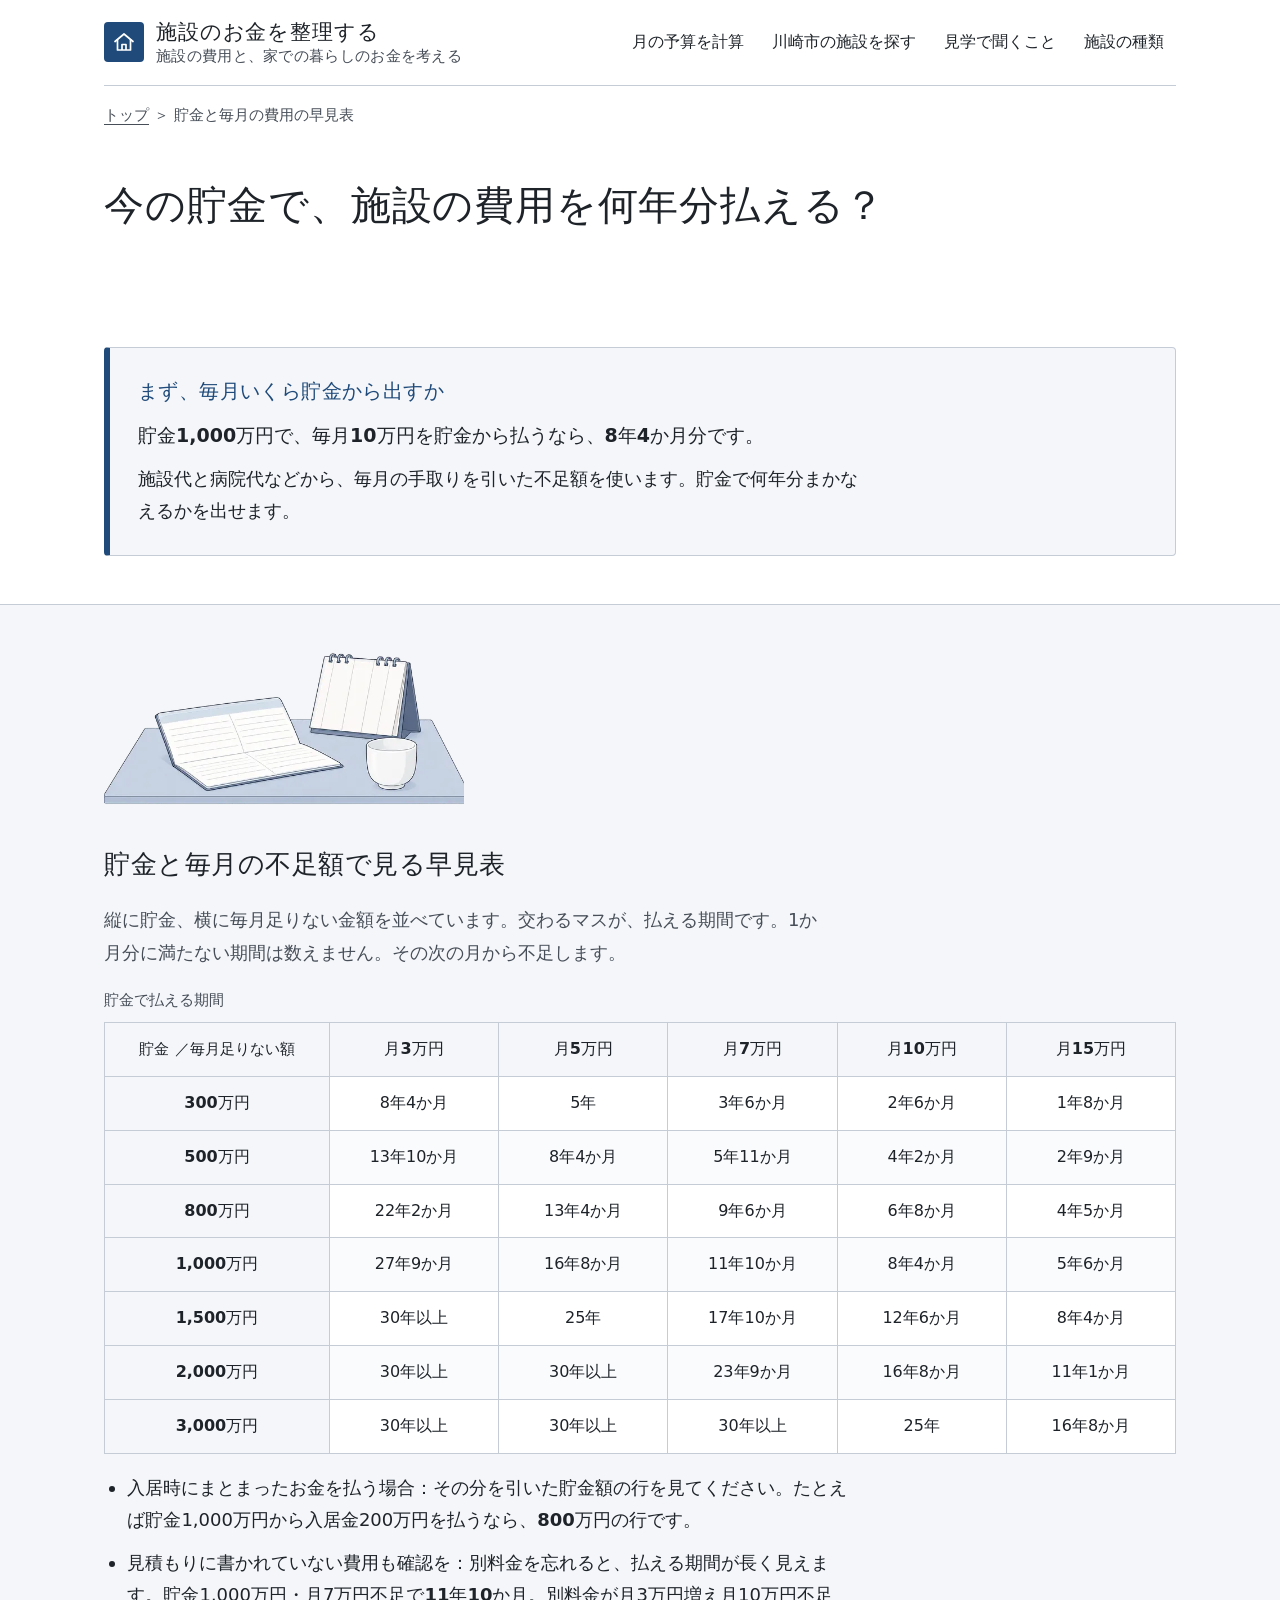
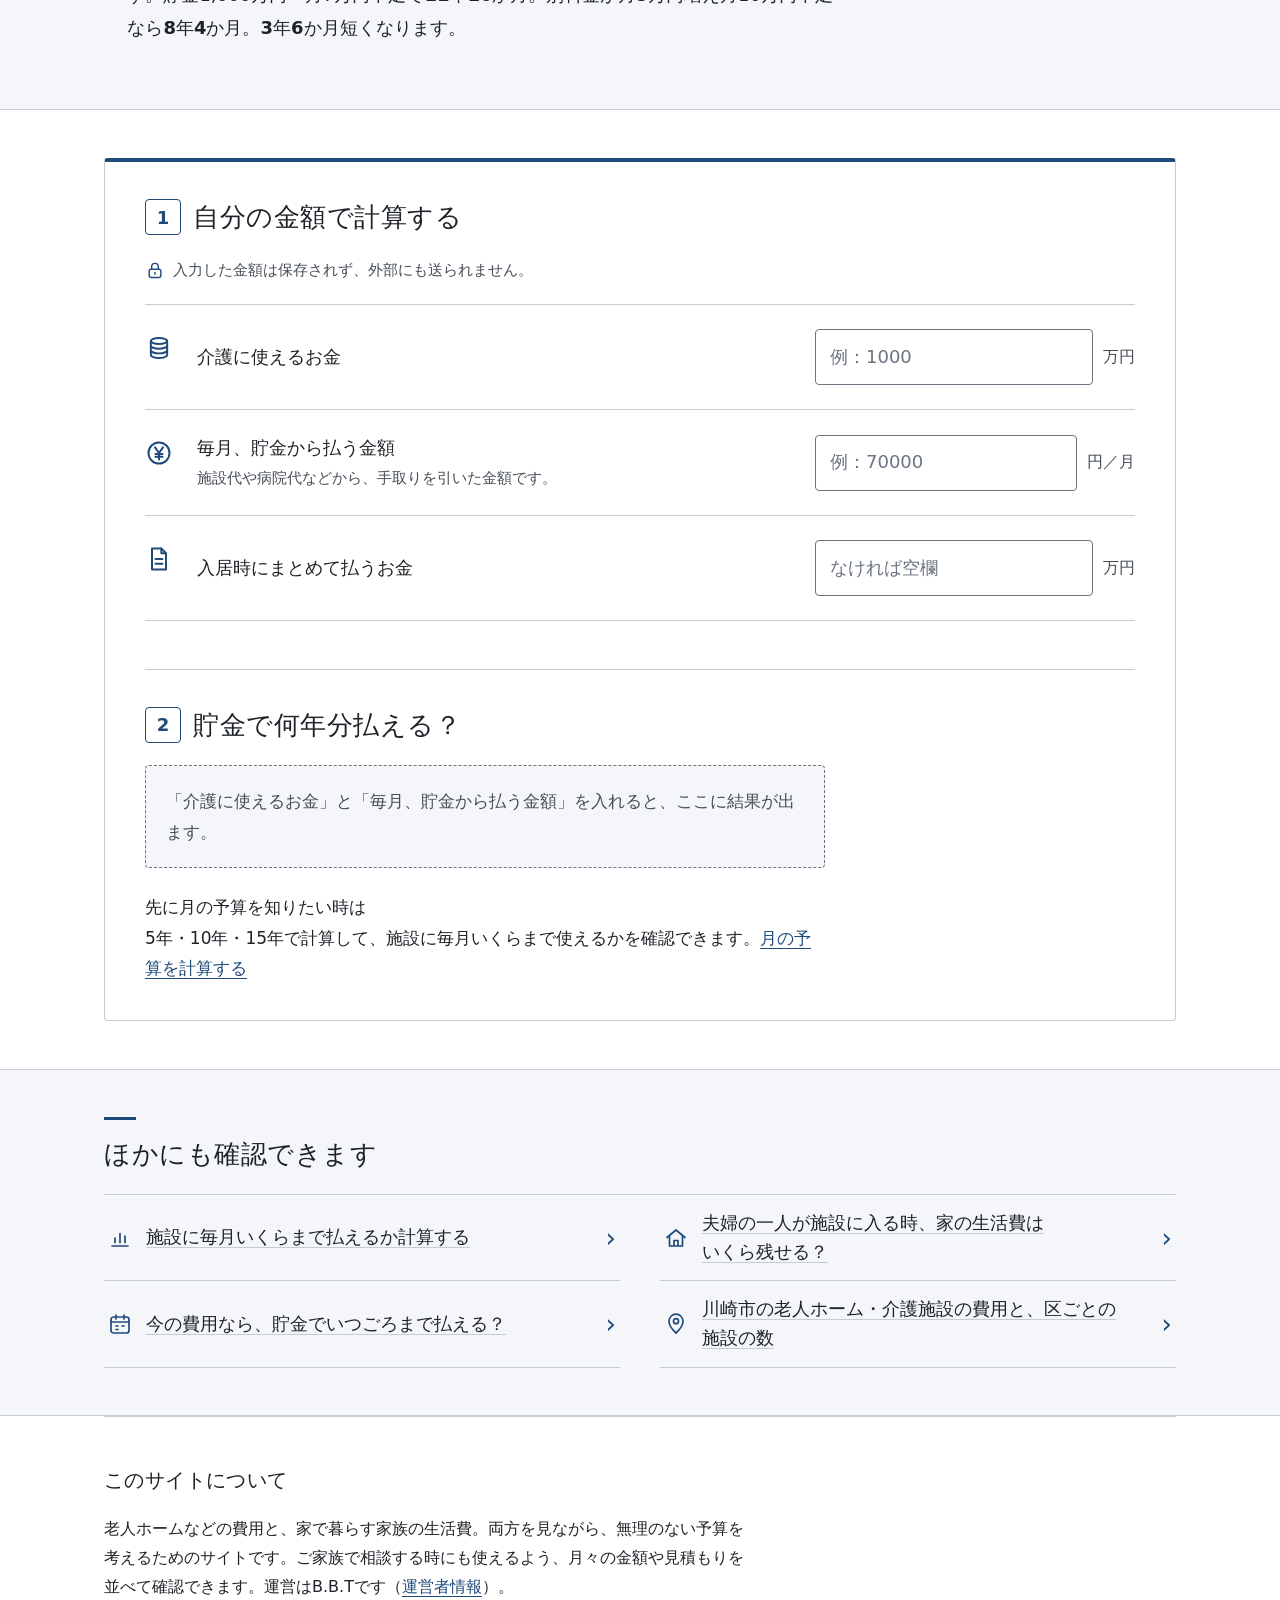
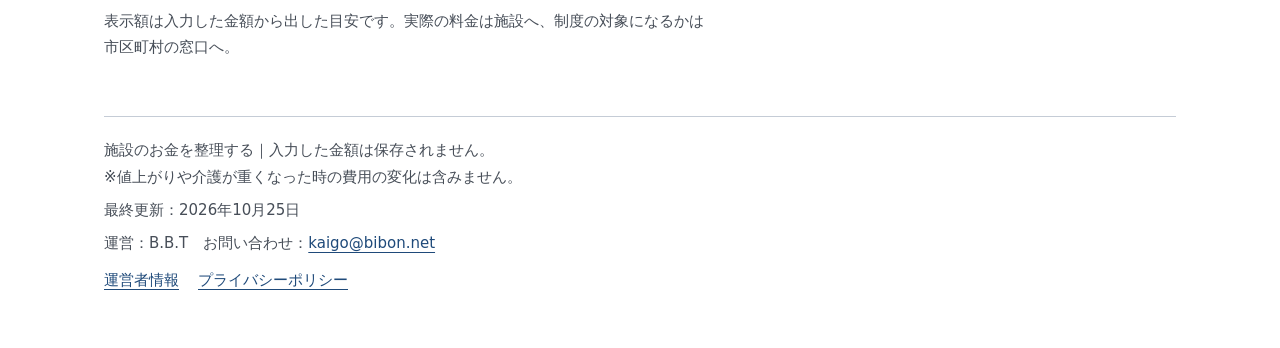
<file: chokin-nannen.html>
<!doctype html>
<html lang="ja">
<head>
<meta charset="utf-8">
<meta name="viewport" content="width=device-width, initial-scale=1">
<title>貯金で老人ホームの費用は何年払える？ 貯金と毎月の不足額の早見表</title>
<meta name="description" content="老人ホームなどの費用を、貯金で何年分まかなえるかを一覧にした早見表です。貯金300万円〜3,000万円、年金などで足りない月3万円〜15万円で比較でき、自分の金額でも計算できます。入力した金額は保存されません。">
<!-- meta:auto start -->
<link rel="canonical" href="https://kaigo.bibon.net/chokin-nannen.html">
<meta property="og:type" content="website">
<meta property="og:site_name" content="施設のお金を整理する">
<meta property="og:locale" content="ja_JP">
<meta property="og:url" content="https://kaigo.bibon.net/chokin-nannen.html">
<meta property="og:title" content="貯金で老人ホームの費用は何年払える？ 貯金と毎月の不足額の早見表">
<meta property="og:description" content="老人ホームなどの費用を、貯金で何年分まかなえるかを一覧にした早見表です。貯金300万円〜3,000万円、年金などで足りない月3万円〜15万円で比較でき、自分の金額でも計算できます。入力した金額は保存されません。">
<meta property="og:image" content="https://kaigo.bibon.net/og.jpg">
<meta property="og:image:width" content="1200">
<meta property="og:image:height" content="630">
<meta name="twitter:card" content="summary_large_image">
<link rel="icon" href="favicon.svg" type="image/svg+xml">
<!-- meta:auto end -->
<link rel="stylesheet" href="src/ui/style.css">
</head>
<body data-entry="chokin">
<!-- icons:auto start --><svg class="sprite" aria-hidden="true" focusable="false" width="0" height="0" style="position:absolute;width:0;height:0;overflow:hidden"><symbol id="i-wallet" viewBox="0 0 24 24" fill="none" stroke="currentColor" stroke-width="1.7" stroke-linecap="round" stroke-linejoin="round"><rect x="3" y="7" width="18" height="13" rx="2.5"/><path d="M6 7l9-3.5 1.6 3.5M21 11h-4a2 2 0 0 0 0 4h4"/></symbol><symbol id="i-coins" viewBox="0 0 24 24" fill="none" stroke="currentColor" stroke-width="1.7" stroke-linecap="round" stroke-linejoin="round"><ellipse cx="12" cy="6" rx="7" ry="2.6"/><path d="M5 6v4c0 1.4 3.1 2.6 7 2.6s7-1.2 7-2.6V6M5 10v4c0 1.4 3.1 2.6 7 2.6s7-1.2 7-2.6v-4M5 14v4c0 1.4 3.1 2.6 7 2.6s7-1.2 7-2.6v-4"/></symbol><symbol id="i-cal" viewBox="0 0 24 24" fill="none" stroke="currentColor" stroke-width="1.7" stroke-linecap="round" stroke-linejoin="round"><rect x="3" y="5" width="18" height="16" rx="2.5"/><path d="M3 10h18M8 3v4M16 3v4M8 14h2M14 14h2M8 17.5h2"/></symbol><symbol id="i-doc" viewBox="0 0 24 24" fill="none" stroke="currentColor" stroke-width="1.7" stroke-linecap="round" stroke-linejoin="round"><path d="M6 3h8l4 4v14H6z"/><path d="M14 3v4h4M9 12h6M9 16h6"/></symbol><symbol id="i-lock" viewBox="0 0 24 24" fill="none" stroke="currentColor" stroke-width="1.7" stroke-linecap="round" stroke-linejoin="round"><rect x="5" y="11" width="14" height="10" rx="2.5"/><path d="M8 11V8a4 4 0 0 1 8 0v3M12 15v2"/></symbol><symbol id="i-pencil" viewBox="0 0 24 24" fill="none" stroke="currentColor" stroke-width="1.7" stroke-linecap="round" stroke-linejoin="round"><path d="M4 20l1-4.5L15.5 5l3.5 3.5L8.5 19z"/><path d="M13.5 7l3.5 3.5"/></symbol><symbol id="i-chart" viewBox="0 0 24 24" fill="none" stroke="currentColor" stroke-width="1.7" stroke-linecap="round" stroke-linejoin="round"><path d="M4 20h16M7 16.5V12M12 16.5V7.5M17 16.5V10"/></symbol><symbol id="i-building" viewBox="0 0 24 24" fill="none" stroke="currentColor" stroke-width="1.7" stroke-linecap="round" stroke-linejoin="round"><rect x="5" y="3" width="14" height="18" rx="1.5"/><path d="M9 7h2M13 7h2M9 11h2M13 11h2M9 15h2M13 15h2M11 21v-3h2v3"/></symbol><symbol id="i-check" viewBox="0 0 24 24" fill="none" stroke="currentColor" stroke-width="1.7" stroke-linecap="round" stroke-linejoin="round"><rect x="3.5" y="3.5" width="17" height="17" rx="3.5"/><path d="M8 12.2l2.8 2.8L16.5 9"/></symbol><symbol id="i-list" viewBox="0 0 24 24" fill="none" stroke="currentColor" stroke-width="1.7" stroke-linecap="round" stroke-linejoin="round"><path d="M10 6h10M10 12h10M10 18h10M4 6l1.2 1.2L7.5 5M4 12l1.2 1.2L7.5 11M4 18l1.2 1.2L7.5 17"/></symbol><symbol id="i-compare" viewBox="0 0 24 24" fill="none" stroke="currentColor" stroke-width="1.7" stroke-linecap="round" stroke-linejoin="round"><path d="M12 4v16M8 20h8M5 7h14M5 7l-2.6 6.5a2.8 2.8 0 0 0 5.2 0zM19 7l-2.6 6.5a2.8 2.8 0 0 0 5.2 0z"/></symbol><symbol id="i-pin" viewBox="0 0 24 24" fill="none" stroke="currentColor" stroke-width="1.7" stroke-linecap="round" stroke-linejoin="round"><path d="M12 21s-7-6.4-7-11.8a7 7 0 0 1 14 0C19 14.6 12 21 12 21z"/><circle cx="12" cy="9.2" r="2.5"/></symbol><symbol id="i-people" viewBox="0 0 24 24" fill="none" stroke="currentColor" stroke-width="1.7" stroke-linecap="round" stroke-linejoin="round"><circle cx="9" cy="8" r="3"/><path d="M3.5 20c0-3.2 2.5-5.6 5.5-5.6s5.5 2.4 5.5 5.6"/><circle cx="17" cy="9" r="2.4"/><path d="M15.8 14.3c2.6.2 4.7 2.3 4.7 5.2"/></symbol><symbol id="i-home" viewBox="0 0 24 24" fill="none" stroke="currentColor" stroke-width="1.7" stroke-linecap="round" stroke-linejoin="round"><path d="M3 11.5l9-7.5 9 7.5"/><path d="M5.5 9.8V20h13V9.8M10 20v-5.5h4V20"/></symbol><symbol id="i-book" viewBox="0 0 24 24" fill="none" stroke="currentColor" stroke-width="1.7" stroke-linecap="round" stroke-linejoin="round"><path d="M4 5.5c3-1.2 6-1.2 8 .8 2-2 5-2 8-.8V19c-3-1.2-6-1.2-8 .8-2-2-5-2-8-.8z"/><path d="M12 6.3V19.8"/></symbol><symbol id="i-yen" viewBox="0 0 24 24" fill="none" stroke="currentColor" stroke-width="1.7" stroke-linecap="round" stroke-linejoin="round"><circle cx="12" cy="12" r="9"/><path d="M8.6 7.2L12 12l3.4-4.8M12 12v5.5M9 12.8h6M9 15.2h6"/></symbol><symbol id="i-question" viewBox="0 0 24 24" fill="none" stroke="currentColor" stroke-width="1.7" stroke-linecap="round" stroke-linejoin="round"><circle cx="12" cy="12" r="9"/><path d="M9.5 9.5a2.6 2.6 0 0 1 5 .9c0 1.8-2.5 2.1-2.5 4M12 17.2v.1"/></symbol></svg><!-- icons:auto end -->
<div class="app">
  <header class="masthead">
    <a class="brand" href="./" aria-label="施設のお金を整理する トップへ">
      <span class="brand-mark" aria-hidden="true"><svg class="ic"><use href="#i-home"/></svg></span>
      <span class="brand-name">施設のお金を整理する<span class="brand-caption">施設の費用と、<span class="nw">家での暮らしのお金を考える</span></span></span>
    </a>
    <nav class="gnav" aria-label="サイトの中">
      <a href="./#h-hh">月の予算を計算</a><a href="kawasaki.html">川崎市の施設を探す</a><a href="./#h-ask">見学で聞くこと</a><a href="./#h-words">施設の種類</a>
    </nav>
  </header>
  <nav class="crumb" aria-label="現在地"><a href="./">トップ</a> ＞ 貯金と毎月の費用の早見表</nav>
  <header class="page-top">
    <h1>今の貯金で、<wbr>施設の費用を<wbr>何年分払える？</h1>
  </header>

  <main>
    <section class="answer" aria-labelledby="h-answer">
      <h2 id="h-answer">まず、毎月いくら貯金から出すか</h2>
      <p class="answer-main">貯金<strong>1,000万円</strong>で、毎月<strong>10万円</strong>を貯金から払うなら、<strong>8年4か月分</strong>です。</p>
      <p>施設代と病院代などから、毎月の手取りを引いた不足額を使います。貯金で何年分まかなえるかを出せます。</p>
    </section>

    <section class="step band" aria-labelledby="h-table">
      <figure class="illust illust-small"><img src="src/img/tsuchou-calendar.webp" width="640" height="272" alt="" loading="lazy" decoding="async"></figure>
      <h2 id="h-table">貯金と毎月の不足額で<wbr>見る早見表</h2>
      <p class="hint">縦に貯金、横に毎月足りない金額を並べています。交わるマスが、払える期間です。1か月分に満たない期間は数えません。その次の月から不足します。</p>
      <div class="tbl-wrap">
<!-- quick-table start -->
<table class="tbl quick"><caption>貯金で払える期間</caption><thead><tr><th scope="col">貯金 ／<wbr>毎月<wbr>足りない額</th><th scope="col">月3<wbr>万円</th><th scope="col">月5<wbr>万円</th><th scope="col">月7<wbr>万円</th><th scope="col">月10<wbr>万円</th><th scope="col">月15<wbr>万円</th></tr></thead><tbody><tr><th scope="row">300<wbr>万円</th><td>8年<wbr>4か月</td><td>5年</td><td>3年<wbr>6か月</td><td>2年<wbr>6か月</td><td>1年<wbr>8か月</td></tr><tr><th scope="row">500<wbr>万円</th><td>13年<wbr>10か月</td><td>8年<wbr>4か月</td><td>5年<wbr>11か月</td><td>4年<wbr>2か月</td><td>2年<wbr>9か月</td></tr><tr><th scope="row">800<wbr>万円</th><td>22年<wbr>2か月</td><td>13年<wbr>4か月</td><td>9年<wbr>6か月</td><td>6年<wbr>8か月</td><td>4年<wbr>5か月</td></tr><tr><th scope="row">1,000<wbr>万円</th><td>27年<wbr>9か月</td><td>16年<wbr>8か月</td><td>11年<wbr>10か月</td><td>8年<wbr>4か月</td><td>5年<wbr>6か月</td></tr><tr><th scope="row">1,500<wbr>万円</th><td>30年<wbr>以上</td><td>25年</td><td>17年<wbr>10か月</td><td>12年<wbr>6か月</td><td>8年<wbr>4か月</td></tr><tr><th scope="row">2,000<wbr>万円</th><td>30年<wbr>以上</td><td>30年<wbr>以上</td><td>23年<wbr>9か月</td><td>16年<wbr>8か月</td><td>11年<wbr>1か月</td></tr><tr><th scope="row">3,000<wbr>万円</th><td>30年<wbr>以上</td><td>30年<wbr>以上</td><td>30年<wbr>以上</td><td>25年</td><td>16年<wbr>8か月</td></tr></tbody></table>
<!-- quick-table end -->
      </div>
      <ul class="next">
        <li><strong>入居時にまとまったお金を払う場合：</strong>その分を引いた貯金額の行を見てください。たとえば貯金1,000万円から入居金200万円を払うなら、<strong>800万円の行</strong>です。</li>
        <li><strong>見積もりに書かれていない費用も確認を：</strong>別料金を忘れると、払える期間が長く見えます。貯金1,000万円・月7万円不足で<strong>11年10か月</strong>。別料金が月3万円増え月10万円不足なら<strong>8年4か月</strong>。<strong>3年6か月</strong>短くなります。</li>
      </ul>
    </section>

    <section class="step main-tool" aria-labelledby="h-calc">
      <h2 id="h-calc"><span class="num">1</span>自分の金額で計算する</h2>
      <p class="lockline"><svg class="ic" aria-hidden="true"><use href="#i-lock"/></svg><span>入力した金額は保存されず、外部にも送られません。</span></p>
      <div class="fields">
        <div class="field fcard">
          <span class="ficon" aria-hidden="true"><svg class="ic"><use href="#i-coins"/></svg></span>
          <div class="ftext"><label for="e-funds">介護に使えるお金</label></div>
          <div class="finput"><input id="e-funds" data-v="funds" data-unit="man" type="text" inputmode="decimal" autocomplete="off" placeholder="例：1000"><span class="unit">万円</span><p class="err" role="alert"></p></div>
        </div>
        <div class="field fcard">
          <span class="ficon" aria-hidden="true"><svg class="ic"><use href="#i-yen"/></svg></span>
          <div class="ftext"><label for="e-short">毎月、貯金から払う金額</label><p class="sub">施設代や病院代などから、手取りを引いた金額です。</p></div>
          <div class="finput"><input id="e-short" data-v="short" data-unit="yen" type="text" inputmode="numeric" autocomplete="off" placeholder="例：70000"><span class="unit">円／月</span><p class="err" role="alert"></p></div>
        </div>
        <div class="field fcard">
          <span class="ficon" aria-hidden="true"><svg class="ic"><use href="#i-doc"/></svg></span>
          <div class="ftext"><label for="e-entry">入居時にまとめて払うお金</label></div>
          <div class="finput"><input id="e-entry" data-v="entry" data-unit="man" type="text" inputmode="decimal" autocomplete="off" placeholder="なければ空欄"><span class="unit">万円</span><p class="err" role="alert"></p></div>
        </div>
      </div>
      <h2 class="res-head"><span class="num">2</span>貯金で何年分払える？</h2>
      <div id="entry-result" class="budget-result" aria-live="polite"></div>
      <p class="to-tool"><strong>先に月の予算を知りたい時は</strong><br>5年・10年・15年で計算して、施設に毎月いくらまで使えるかを確認できます。<a href="./">月の予算を計算する</a></p>
    </section>

    <nav class="more-q band" aria-labelledby="h-more-q">
      <h2 id="h-more-q">ほかにも確認できます</h2>
      <ul>
        <li><a href="./"><svg class="ic" aria-hidden="true"><use href="#i-chart"/></svg><span>施設に毎月いくらまで払えるか<span class="nw">計算する</span></span><span class="arr" aria-hidden="true">›</span></a></li>
        <li><a href="nokoru-kazoku.html"><svg class="ic" aria-hidden="true"><use href="#i-home"/></svg><span>夫婦の一人が施設に入る時、<span class="nw">家の生活費は</span><span class="nw">いくら残せる？</span></span><span class="arr" aria-hidden="true">›</span></a></li>
        <li><a href="harae-naku-naru.html"><svg class="ic" aria-hidden="true"><use href="#i-cal"/></svg><span>今の費用なら、貯金で<span class="nw">いつごろまで払える？</span></span><span class="arr" aria-hidden="true">›</span></a></li>
        <li><a href="kawasaki.html"><svg class="ic" aria-hidden="true"><use href="#i-pin"/></svg><span>川崎市の老人ホーム・介護施設の費用と、区ごとの<span class="nw">施設の数</span></span><span class="arr" aria-hidden="true">›</span></a></li>
      </ul>
    </nav>
  </main>

  <aside class="about-site" id="about-site" aria-labelledby="h-about-site">
    <h2 id="h-about-site">このサイトについて</h2>
    <p>老人ホームなどの費用と、家で暮らす家族の生活費。両方を見ながら、無理のない予算を考えるためのサイトです。ご家族で相談する時にも使えるよう、月々の金額や見積もりを並べて確認できます。運営はB.B.Tです（<a href="operator.html">運営者情報</a>）。</p>
    <p class="note">表示額は入力した金額から出した目安です。実際の料金は施設へ、制度の対象になるかは市区町村の窓口へ。</p>
  </aside>

  <footer class="foot"><p>施設のお金を整理する｜入力した金額は保存されません。<br>※値上がりや介護が重くなった時の費用の変化は含みません。</p><p>最終更新：2026年10月25日</p><p>運営：B.B.T　お問い合わせ：<a class="nw" href="mailto:kaigo@bibon.net">kaigo@bibon.net</a></p><p class="foot-links"><a href="operator.html">運営者情報</a>　<a href="privacy.html">プライバシーポリシー</a></p></footer>
</div>
<script src="src/calc/core.js"></script>
<script src="src/ui/report.js"></script>
<script src="src/ui/entry.js"></script>
</body>
</html>
</file>
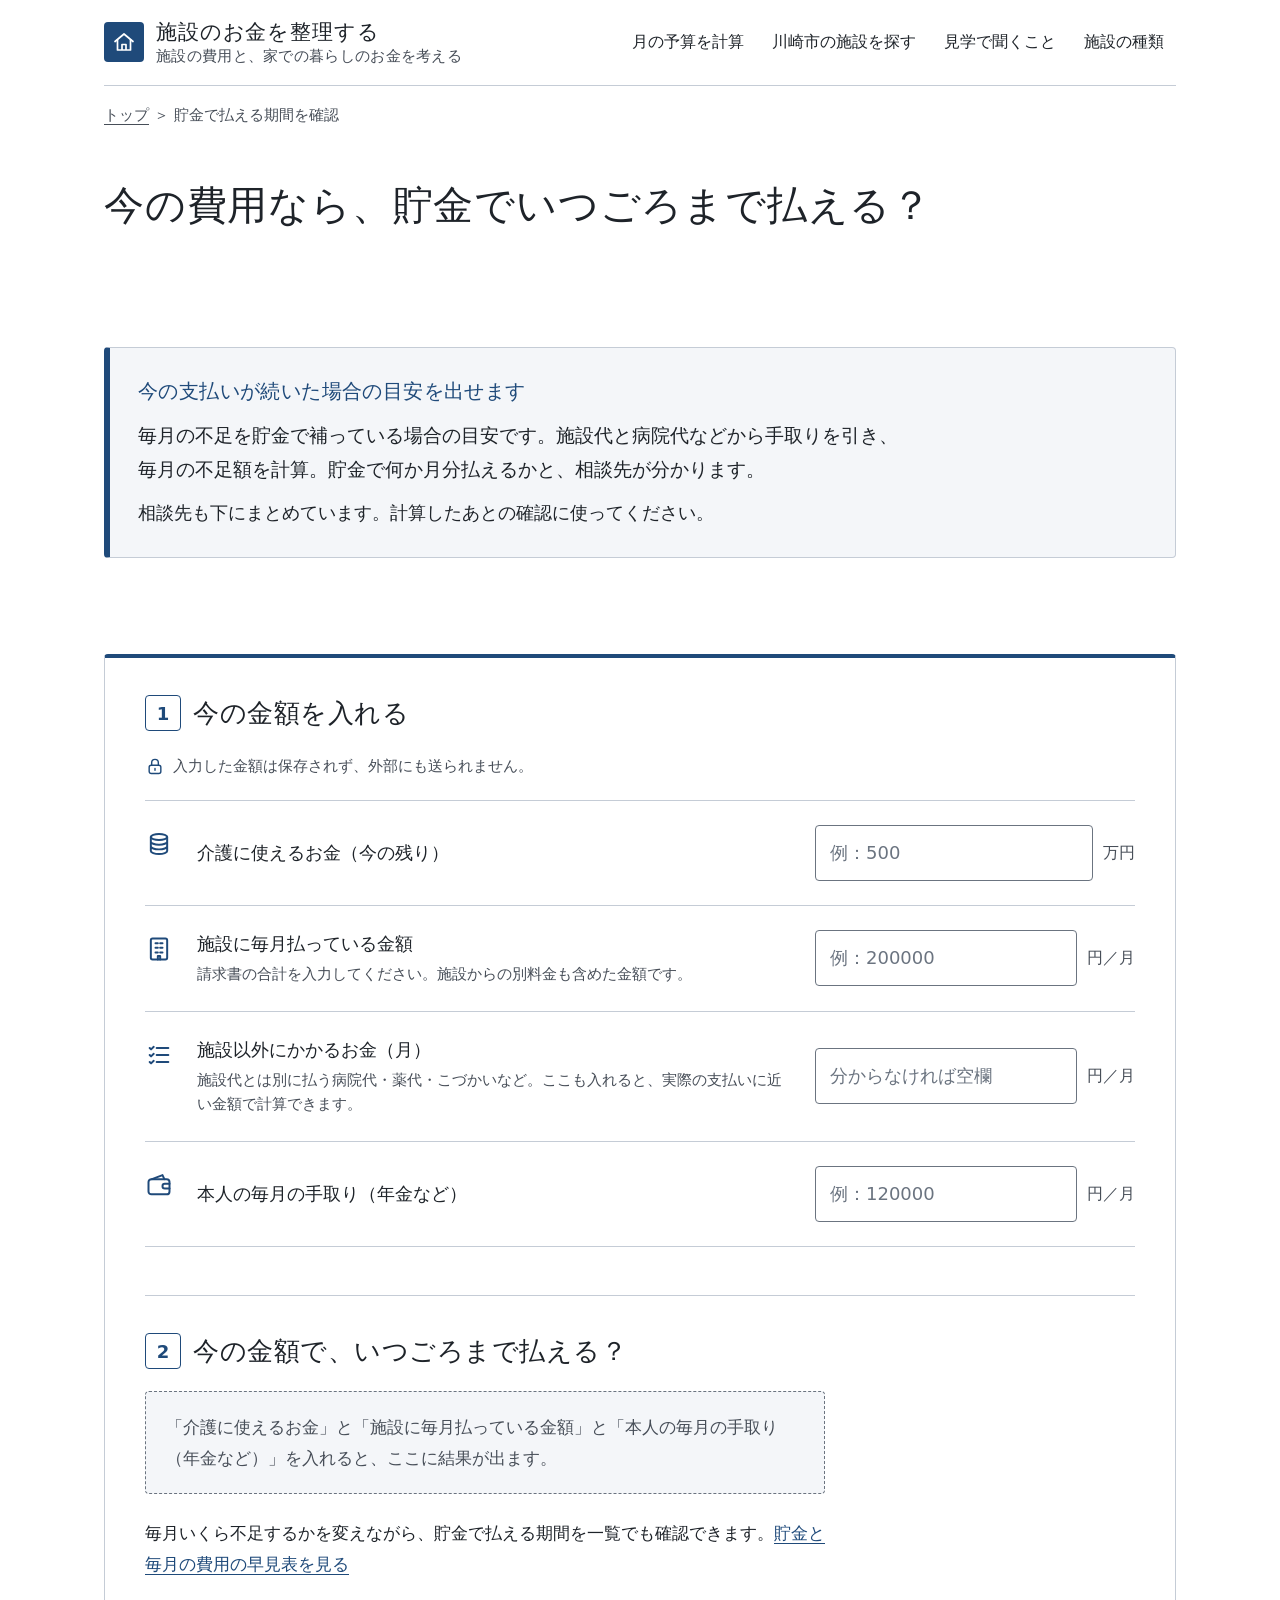
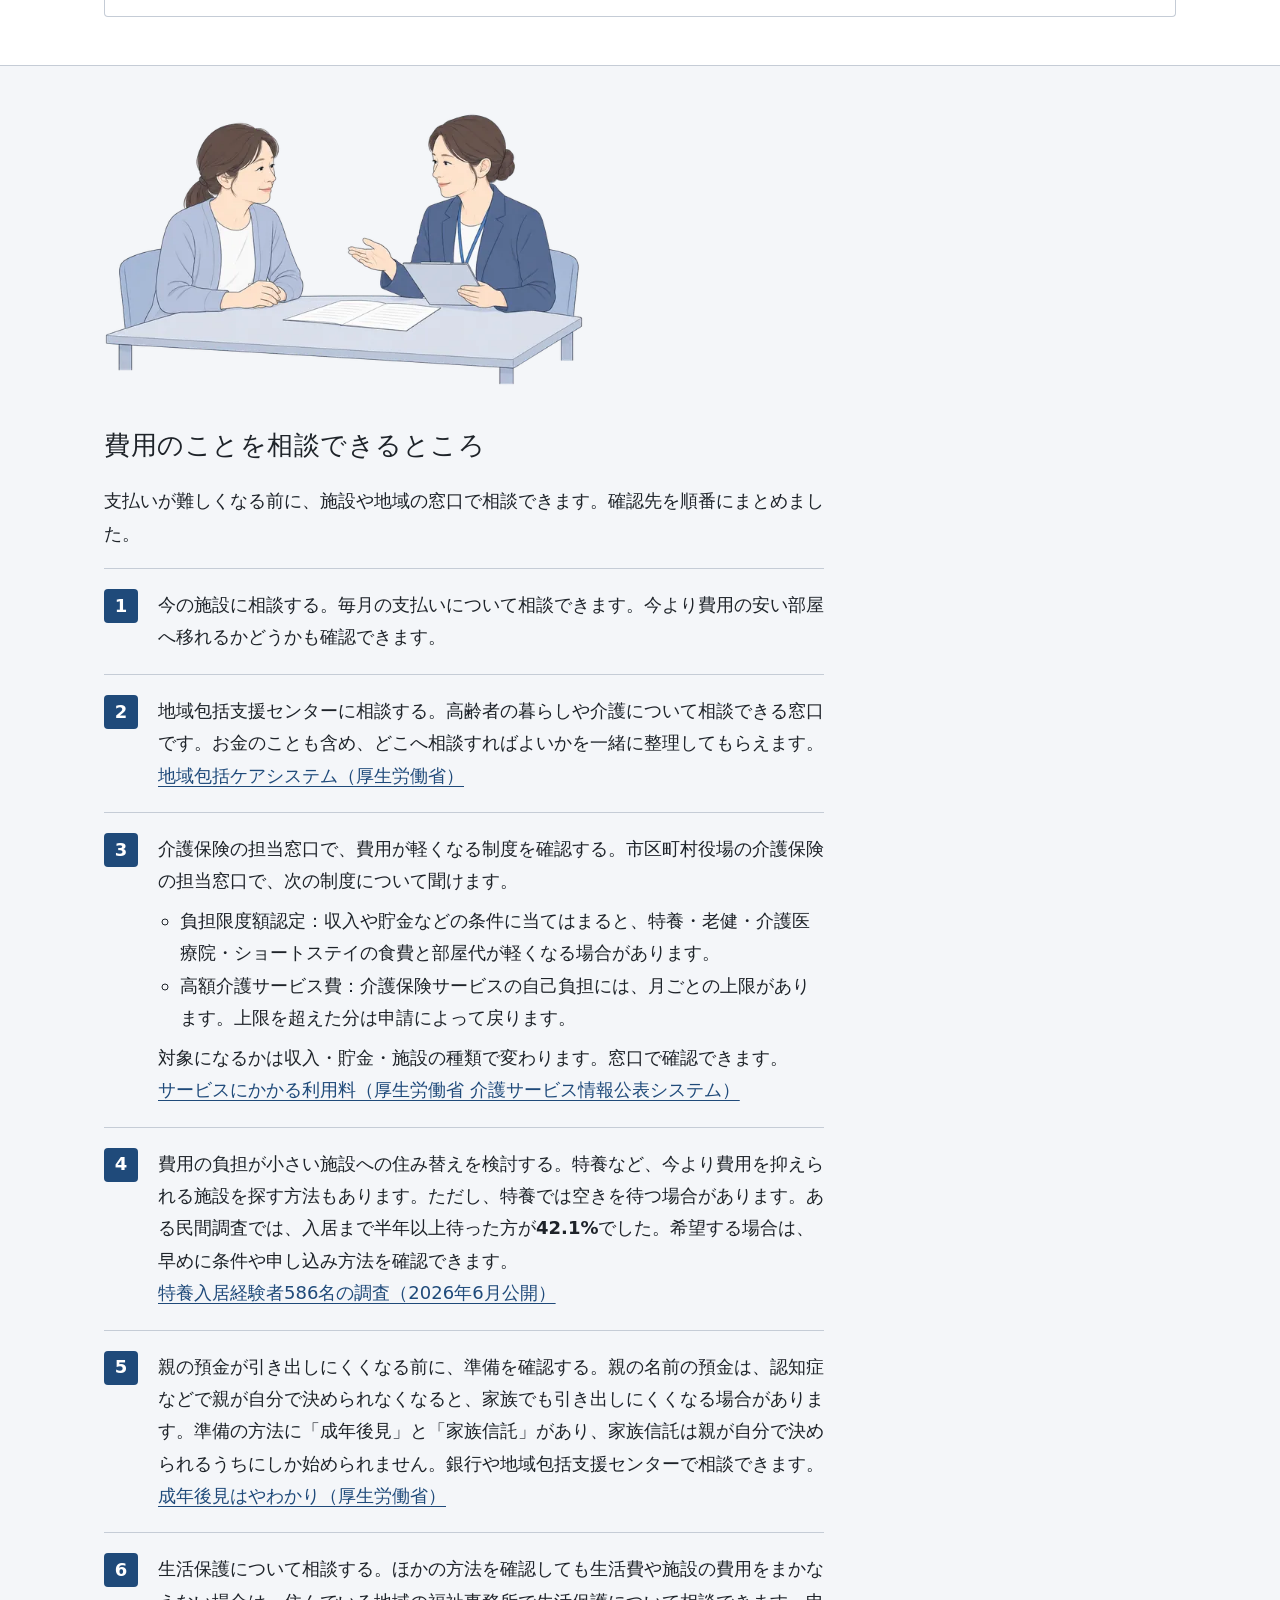
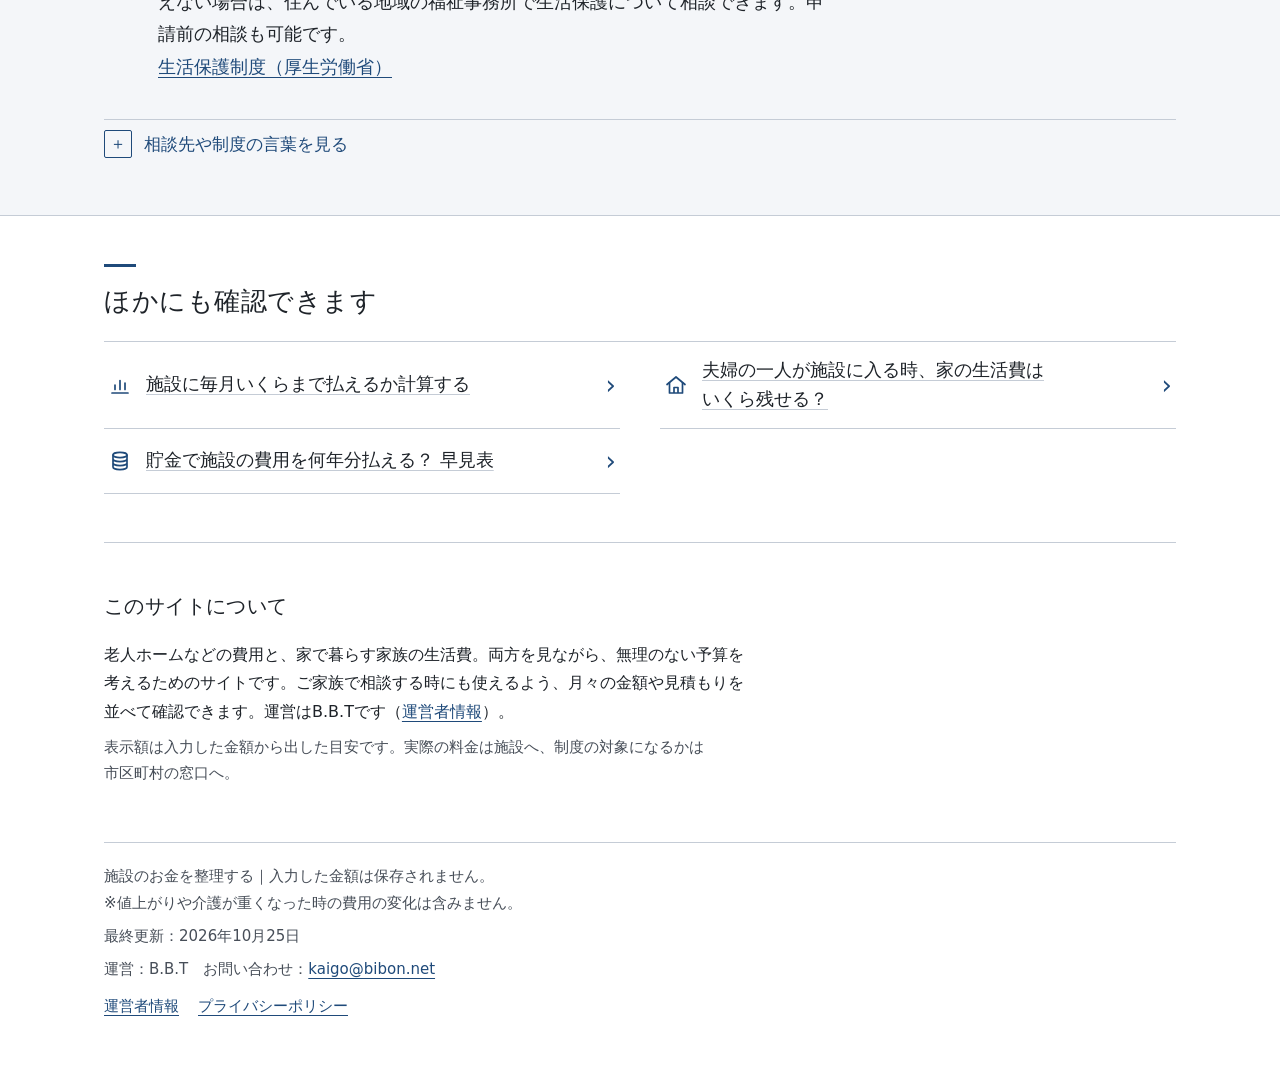
<file: harae-naku-naru.html>
<!doctype html>
<html lang="ja">
<head>
<meta charset="utf-8">
<meta name="viewport" content="width=device-width, initial-scale=1">
<title>老人ホームの費用が払えなくなるのはいつ？ 貯金が足りなくなる月と、相談先</title>
<meta name="description" content="老人ホームなどの費用を年金だけではまかなえず、貯金から補っている場合に、今の金額ならいつごろまで払えるかを計算できます。費用について相談できる窓口や、負担が軽くなる場合の制度も紹介します。入力した金額は保存されません。">
<!-- meta:auto start -->
<link rel="canonical" href="https://kaigo.bibon.net/harae-naku-naru.html">
<meta property="og:type" content="website">
<meta property="og:site_name" content="施設のお金を整理する">
<meta property="og:locale" content="ja_JP">
<meta property="og:url" content="https://kaigo.bibon.net/harae-naku-naru.html">
<meta property="og:title" content="老人ホームの費用が払えなくなるのはいつ？ 貯金が足りなくなる月と、相談先">
<meta property="og:description" content="老人ホームなどの費用を年金だけではまかなえず、貯金から補っている場合に、今の金額ならいつごろまで払えるかを計算できます。費用について相談できる窓口や、負担が軽くなる場合の制度も紹介します。入力した金額は保存されません。">
<meta property="og:image" content="https://kaigo.bibon.net/og.jpg">
<meta property="og:image:width" content="1200">
<meta property="og:image:height" content="630">
<meta name="twitter:card" content="summary_large_image">
<link rel="icon" href="favicon.svg" type="image/svg+xml">
<!-- meta:auto end -->
<link rel="stylesheet" href="src/ui/style.css">
</head>
<body data-entry="harae">
<!-- icons:auto start --><svg class="sprite" aria-hidden="true" focusable="false" width="0" height="0" style="position:absolute;width:0;height:0;overflow:hidden"><symbol id="i-wallet" viewBox="0 0 24 24" fill="none" stroke="currentColor" stroke-width="1.7" stroke-linecap="round" stroke-linejoin="round"><rect x="3" y="7" width="18" height="13" rx="2.5"/><path d="M6 7l9-3.5 1.6 3.5M21 11h-4a2 2 0 0 0 0 4h4"/></symbol><symbol id="i-coins" viewBox="0 0 24 24" fill="none" stroke="currentColor" stroke-width="1.7" stroke-linecap="round" stroke-linejoin="round"><ellipse cx="12" cy="6" rx="7" ry="2.6"/><path d="M5 6v4c0 1.4 3.1 2.6 7 2.6s7-1.2 7-2.6V6M5 10v4c0 1.4 3.1 2.6 7 2.6s7-1.2 7-2.6v-4M5 14v4c0 1.4 3.1 2.6 7 2.6s7-1.2 7-2.6v-4"/></symbol><symbol id="i-cal" viewBox="0 0 24 24" fill="none" stroke="currentColor" stroke-width="1.7" stroke-linecap="round" stroke-linejoin="round"><rect x="3" y="5" width="18" height="16" rx="2.5"/><path d="M3 10h18M8 3v4M16 3v4M8 14h2M14 14h2M8 17.5h2"/></symbol><symbol id="i-doc" viewBox="0 0 24 24" fill="none" stroke="currentColor" stroke-width="1.7" stroke-linecap="round" stroke-linejoin="round"><path d="M6 3h8l4 4v14H6z"/><path d="M14 3v4h4M9 12h6M9 16h6"/></symbol><symbol id="i-lock" viewBox="0 0 24 24" fill="none" stroke="currentColor" stroke-width="1.7" stroke-linecap="round" stroke-linejoin="round"><rect x="5" y="11" width="14" height="10" rx="2.5"/><path d="M8 11V8a4 4 0 0 1 8 0v3M12 15v2"/></symbol><symbol id="i-pencil" viewBox="0 0 24 24" fill="none" stroke="currentColor" stroke-width="1.7" stroke-linecap="round" stroke-linejoin="round"><path d="M4 20l1-4.5L15.5 5l3.5 3.5L8.5 19z"/><path d="M13.5 7l3.5 3.5"/></symbol><symbol id="i-chart" viewBox="0 0 24 24" fill="none" stroke="currentColor" stroke-width="1.7" stroke-linecap="round" stroke-linejoin="round"><path d="M4 20h16M7 16.5V12M12 16.5V7.5M17 16.5V10"/></symbol><symbol id="i-building" viewBox="0 0 24 24" fill="none" stroke="currentColor" stroke-width="1.7" stroke-linecap="round" stroke-linejoin="round"><rect x="5" y="3" width="14" height="18" rx="1.5"/><path d="M9 7h2M13 7h2M9 11h2M13 11h2M9 15h2M13 15h2M11 21v-3h2v3"/></symbol><symbol id="i-check" viewBox="0 0 24 24" fill="none" stroke="currentColor" stroke-width="1.7" stroke-linecap="round" stroke-linejoin="round"><rect x="3.5" y="3.5" width="17" height="17" rx="3.5"/><path d="M8 12.2l2.8 2.8L16.5 9"/></symbol><symbol id="i-list" viewBox="0 0 24 24" fill="none" stroke="currentColor" stroke-width="1.7" stroke-linecap="round" stroke-linejoin="round"><path d="M10 6h10M10 12h10M10 18h10M4 6l1.2 1.2L7.5 5M4 12l1.2 1.2L7.5 11M4 18l1.2 1.2L7.5 17"/></symbol><symbol id="i-compare" viewBox="0 0 24 24" fill="none" stroke="currentColor" stroke-width="1.7" stroke-linecap="round" stroke-linejoin="round"><path d="M12 4v16M8 20h8M5 7h14M5 7l-2.6 6.5a2.8 2.8 0 0 0 5.2 0zM19 7l-2.6 6.5a2.8 2.8 0 0 0 5.2 0z"/></symbol><symbol id="i-pin" viewBox="0 0 24 24" fill="none" stroke="currentColor" stroke-width="1.7" stroke-linecap="round" stroke-linejoin="round"><path d="M12 21s-7-6.4-7-11.8a7 7 0 0 1 14 0C19 14.6 12 21 12 21z"/><circle cx="12" cy="9.2" r="2.5"/></symbol><symbol id="i-people" viewBox="0 0 24 24" fill="none" stroke="currentColor" stroke-width="1.7" stroke-linecap="round" stroke-linejoin="round"><circle cx="9" cy="8" r="3"/><path d="M3.5 20c0-3.2 2.5-5.6 5.5-5.6s5.5 2.4 5.5 5.6"/><circle cx="17" cy="9" r="2.4"/><path d="M15.8 14.3c2.6.2 4.7 2.3 4.7 5.2"/></symbol><symbol id="i-home" viewBox="0 0 24 24" fill="none" stroke="currentColor" stroke-width="1.7" stroke-linecap="round" stroke-linejoin="round"><path d="M3 11.5l9-7.5 9 7.5"/><path d="M5.5 9.8V20h13V9.8M10 20v-5.5h4V20"/></symbol><symbol id="i-book" viewBox="0 0 24 24" fill="none" stroke="currentColor" stroke-width="1.7" stroke-linecap="round" stroke-linejoin="round"><path d="M4 5.5c3-1.2 6-1.2 8 .8 2-2 5-2 8-.8V19c-3-1.2-6-1.2-8 .8-2-2-5-2-8-.8z"/><path d="M12 6.3V19.8"/></symbol><symbol id="i-yen" viewBox="0 0 24 24" fill="none" stroke="currentColor" stroke-width="1.7" stroke-linecap="round" stroke-linejoin="round"><circle cx="12" cy="12" r="9"/><path d="M8.6 7.2L12 12l3.4-4.8M12 12v5.5M9 12.8h6M9 15.2h6"/></symbol><symbol id="i-question" viewBox="0 0 24 24" fill="none" stroke="currentColor" stroke-width="1.7" stroke-linecap="round" stroke-linejoin="round"><circle cx="12" cy="12" r="9"/><path d="M9.5 9.5a2.6 2.6 0 0 1 5 .9c0 1.8-2.5 2.1-2.5 4M12 17.2v.1"/></symbol></svg><!-- icons:auto end -->
<div class="app">
  <header class="masthead">
    <a class="brand" href="./" aria-label="施設のお金を整理する トップへ">
      <span class="brand-mark" aria-hidden="true"><svg class="ic"><use href="#i-home"/></svg></span>
      <span class="brand-name">施設のお金を整理する<span class="brand-caption">施設の費用と、<span class="nw">家での暮らしのお金を考える</span></span></span>
    </a>
    <nav class="gnav" aria-label="サイトの中">
      <a href="./#h-hh">月の予算を計算</a><a href="kawasaki.html">川崎市の施設を探す</a><a href="./#h-ask">見学で聞くこと</a><a href="./#h-words">施設の種類</a>
    </nav>
  </header>
  <nav class="crumb" aria-label="現在地"><a href="./">トップ</a> ＞ 貯金で払える期間を確認</nav>
  <header class="page-top">
    <h1>今の費用なら、<wbr>貯金で<wbr>いつごろまで払える？</h1>
  </header>

  <main>
    <section class="answer" aria-labelledby="h-answer">
      <h2 id="h-answer">今の支払いが続いた場合の<wbr>目安を出せます</h2>
      <p class="answer-main">毎月の不足を貯金で補っている場合の目安です。施設代と病院代などから手取りを引き、毎月の不足額を計算。貯金で何か月分払えるかと、相談先が分かります。</p>
      <p>相談先も下にまとめています。計算したあとの確認に使ってください。</p>
    </section>

    <section class="step main-tool" aria-labelledby="h-calc">
      <h2 id="h-calc"><span class="num">1</span>今の金額を入れる</h2>
      <p class="lockline"><svg class="ic" aria-hidden="true"><use href="#i-lock"/></svg><span>入力した金額は保存されず、外部にも送られません。</span></p>
      <div class="fields">
        <div class="field fcard">
          <span class="ficon" aria-hidden="true"><svg class="ic"><use href="#i-coins"/></svg></span>
          <div class="ftext"><label for="e-funds">介護に使えるお金（今の残り）</label></div>
          <div class="finput"><input id="e-funds" data-v="funds" data-unit="man" type="text" inputmode="decimal" autocomplete="off" placeholder="例：500"><span class="unit">万円</span><p class="err" role="alert"></p></div>
        </div>
        <div class="field fcard">
          <span class="ficon" aria-hidden="true"><svg class="ic"><use href="#i-building"/></svg></span>
          <div class="ftext"><label for="e-facility">施設に毎月払っている金額</label><p class="sub">請求書の合計を入力してください。施設からの別料金も含めた金額です。</p></div>
          <div class="finput"><input id="e-facility" data-v="facility" data-unit="yen" type="text" inputmode="numeric" autocomplete="off" placeholder="例：200000"><span class="unit">円／月</span><p class="err" role="alert"></p></div>
        </div>
        <div class="field fcard">
          <span class="ficon" aria-hidden="true"><svg class="ic"><use href="#i-list"/></svg></span>
          <div class="ftext"><label for="e-other">施設以外にかかるお金（月）</label><p class="sub">施設代とは別に払う病院代・薬代・こづかいなど。ここも入れると、実際の支払いに近い金額で計算できます。</p></div>
          <div class="finput"><input id="e-other" data-v="other" data-unit="yen" type="text" inputmode="numeric" autocomplete="off" placeholder="分からなければ空欄"><span class="unit">円／月</span><p class="err" role="alert"></p></div>
        </div>
        <div class="field fcard">
          <span class="ficon" aria-hidden="true"><svg class="ic"><use href="#i-wallet"/></svg></span>
          <div class="ftext"><label for="e-income">本人の毎月の手取り（年金など）</label></div>
          <div class="finput"><input id="e-income" data-v="income" data-unit="yen" type="text" inputmode="numeric" autocomplete="off" placeholder="例：120000"><span class="unit">円／月</span><p class="err" role="alert"></p></div>
        </div>
      </div>
      <h2 class="res-head"><span class="num">2</span>今の金額で、いつごろまで払える？</h2>
      <div id="entry-result" class="budget-result" aria-live="polite"></div>
      <p class="to-tool">毎月いくら不足するかを変えながら、貯金で払える期間を一覧でも確認できます。<a href="chokin-nannen.html">貯金と毎月の費用の早見表を見る</a></p>
    </section>

    <section class="step band" aria-labelledby="h-order">
      <figure class="illust illust-wide"><img src="src/img/mendan-shisetsu.webp" width="640" height="365" alt="施設の面談で相談員と話す娘" loading="lazy" decoding="async"></figure>
      <h2 id="h-order">費用のことを相談できるところ</h2>
      <p>支払いが難しくなる前に、施設や地域の窓口で相談できます。確認先を順番にまとめました。</p>
      <ol class="order">
        <li><strong>今の施設に相談する。</strong>毎月の支払いについて相談できます。今より費用の安い部屋へ移れるかどうかも確認できます。</li>
        <li><strong>地域包括支援センターに相談する。</strong>高齢者の暮らしや介護について相談できる窓口です。お金のことも含め、どこへ相談すればよいかを一緒に整理してもらえます。
          <br><a href="https://www.mhlw.go.jp/stf/seisakunitsuite/bunya/hukushi_kaigo/kaigo_koureisha/chiiki-houkatsu/" target="_blank" rel="noopener noreferrer">地域包括ケアシステム（厚生労働省）</a></li>
        <li><strong>介護保険の担当窓口で、費用が軽くなる制度を確認する。</strong>市区町村役場の介護保険の担当窓口で、次の制度について聞けます。
          <ul>
            <li><strong>負担限度額認定：</strong>収入や貯金などの条件に当てはまると、特養・老健・介護医療院・ショートステイの食費と部屋代が軽くなる場合があります。</li>
            <li><strong>高額介護サービス費：</strong>介護保険サービスの自己負担には、月ごとの上限があります。上限を超えた分は申請によって戻ります。</li>
          </ul>
          対象になるかは収入・貯金・施設の種類で変わります。窓口で確認できます。
          <br><a href="https://www.kaigokensaku.mhlw.go.jp/commentary/fee.html" target="_blank" rel="noopener noreferrer">サービスにかかる利用料（厚生労働省 介護サービス情報公表システム）</a></li>
        <li><strong>費用の負担が小さい施設への住み替えを検討する。</strong>特養など、今より費用を抑えられる施設を探す方法もあります。ただし、特養では空きを待つ場合があります。ある民間調査では、入居まで半年以上待った方が<strong>42.1%</strong>でした。希望する場合は、早めに条件や申し込み方法を確認できます。
          <br><a href="https://prtimes.jp/main/html/rd/p/000000329.000014788.html" target="_blank" rel="noopener noreferrer">特養入居経験者586名の調査（2026年6月公開）</a></li>
        <li><strong>親の預金が引き出しにくくなる前に、準備を確認する。</strong>親の名前の預金は、認知症などで親が自分で決められなくなると、家族でも引き出しにくくなる場合があります。準備の方法に「成年後見」と「家族信託」があり、家族信託は親が自分で決められるうちにしか始められません。銀行や地域包括支援センターで相談できます。
          <br><a href="https://guardianship.mhlw.go.jp/" target="_blank" rel="noopener noreferrer">成年後見はやわかり（厚生労働省）</a></li>
        <li><strong>生活保護について相談する。</strong>ほかの方法を確認しても生活費や施設の費用をまかなえない場合は、住んでいる地域の福祉事務所で生活保護について相談できます。申請前の相談も可能です。
          <br><a href="https://www.mhlw.go.jp/stf/seisakunitsuite/bunya/hukushi_kaigo/seikatsuhogo/seikatuhogo/index.html" target="_blank" rel="noopener noreferrer">生活保護制度（厚生労働省）</a></li>
      </ol>
<!-- words:mini tokuyo,roken,iryouin,short,hosoku,kougaku,houkatsu 相談先や制度の言葉を見る start -->
<details class="fold words-mini"><summary>相談先や制度の言葉を見る</summary><dl><dt>特別養護老人ホーム（特養）</dt><dd>介護が多く必要になった方が暮らす、介護保険の施設です。原則、要介護3以上の方が対象です。費用は民間の有料老人ホームより抑えられる傾向がありますが、空きを待つ場合もあります。申し込んだ順に入れるとは限りません。</dd><dt>介護老人保健施設（老健）</dt><dd>退院後などにリハビリを受け、家での暮らしに戻ることを目指す介護保険の施設です。長く暮らす住まいというより、自宅へ戻るまでの期間に利用する施設です。</dd><dt>介護医療院</dt><dd>長く療養が必要な方が、医療と介護を受けながら暮らす介護保険の施設です。医療的なケアと日常生活の介護を、同じ施設で受けられます。</dd><dt>ショートステイ</dt><dd>数日から数週間、施設に泊まって介護を受けるサービスです。自宅での介護を続けながら、必要な時に短期間だけ利用できます。</dd><dt>補足給付（負担限度額認定）</dt><dd>収入や貯金によって、食費や部屋代が安くなる場合があります。対象は特養・老健・介護医療院・ショートステイです。市区町村に申請して認定を受けます。有料老人ホームやグループホームは対象になりません。</dd><dt>高額介護サービス費</dt><dd>介護保険の自己負担には、1か月ごとに上限があります。上限を超えて支払った分は、申請すると戻ります。食費や部屋代は対象外です。</dd><dt>地域包括支援センター</dt><dd>高齢者の暮らしや介護について相談できる、地域の窓口です。施設がまだ決まっていなくても、介護のことやお金のこと、どこへ相談すればよいかを聞けます。</dd></dl></details>
<!-- words end -->
    </section>

    <nav class="more-q" aria-labelledby="h-more-q">
      <h2 id="h-more-q">ほかにも確認できます</h2>
      <ul>
        <li><a href="./"><svg class="ic" aria-hidden="true"><use href="#i-chart"/></svg><span>施設に毎月いくらまで払えるか<span class="nw">計算する</span></span><span class="arr" aria-hidden="true">›</span></a></li>
        <li><a href="nokoru-kazoku.html"><svg class="ic" aria-hidden="true"><use href="#i-home"/></svg><span>夫婦の一人が施設に入る時、<span class="nw">家の生活費は</span><span class="nw">いくら残せる？</span></span><span class="arr" aria-hidden="true">›</span></a></li>
        <li><a href="chokin-nannen.html"><svg class="ic" aria-hidden="true"><use href="#i-coins"/></svg><span>貯金で施設の費用を<span class="nw">何年分払える？</span> 早見表</span><span class="arr" aria-hidden="true">›</span></a></li>
      </ul>
    </nav>
  </main>

  <aside class="about-site" id="about-site" aria-labelledby="h-about-site">
    <h2 id="h-about-site">このサイトについて</h2>
    <p>老人ホームなどの費用と、家で暮らす家族の生活費。両方を見ながら、無理のない予算を考えるためのサイトです。ご家族で相談する時にも使えるよう、月々の金額や見積もりを並べて確認できます。運営はB.B.Tです（<a href="operator.html">運営者情報</a>）。</p>
    <p class="note">表示額は入力した金額から出した目安です。実際の料金は施設へ、制度の対象になるかは市区町村の窓口へ。</p>
  </aside>

  <footer class="foot"><p>施設のお金を整理する｜入力した金額は保存されません。<br>※値上がりや介護が重くなった時の費用の変化は含みません。</p><p>最終更新：2026年10月25日</p><p>運営：B.B.T　お問い合わせ：<a class="nw" href="mailto:kaigo@bibon.net">kaigo@bibon.net</a></p><p class="foot-links"><a href="operator.html">運営者情報</a>　<a href="privacy.html">プライバシーポリシー</a></p></footer>
</div>
<script src="src/calc/core.js"></script>
<script src="src/ui/report.js"></script>
<script src="src/ui/entry.js"></script>
</body>
</html>
</file>
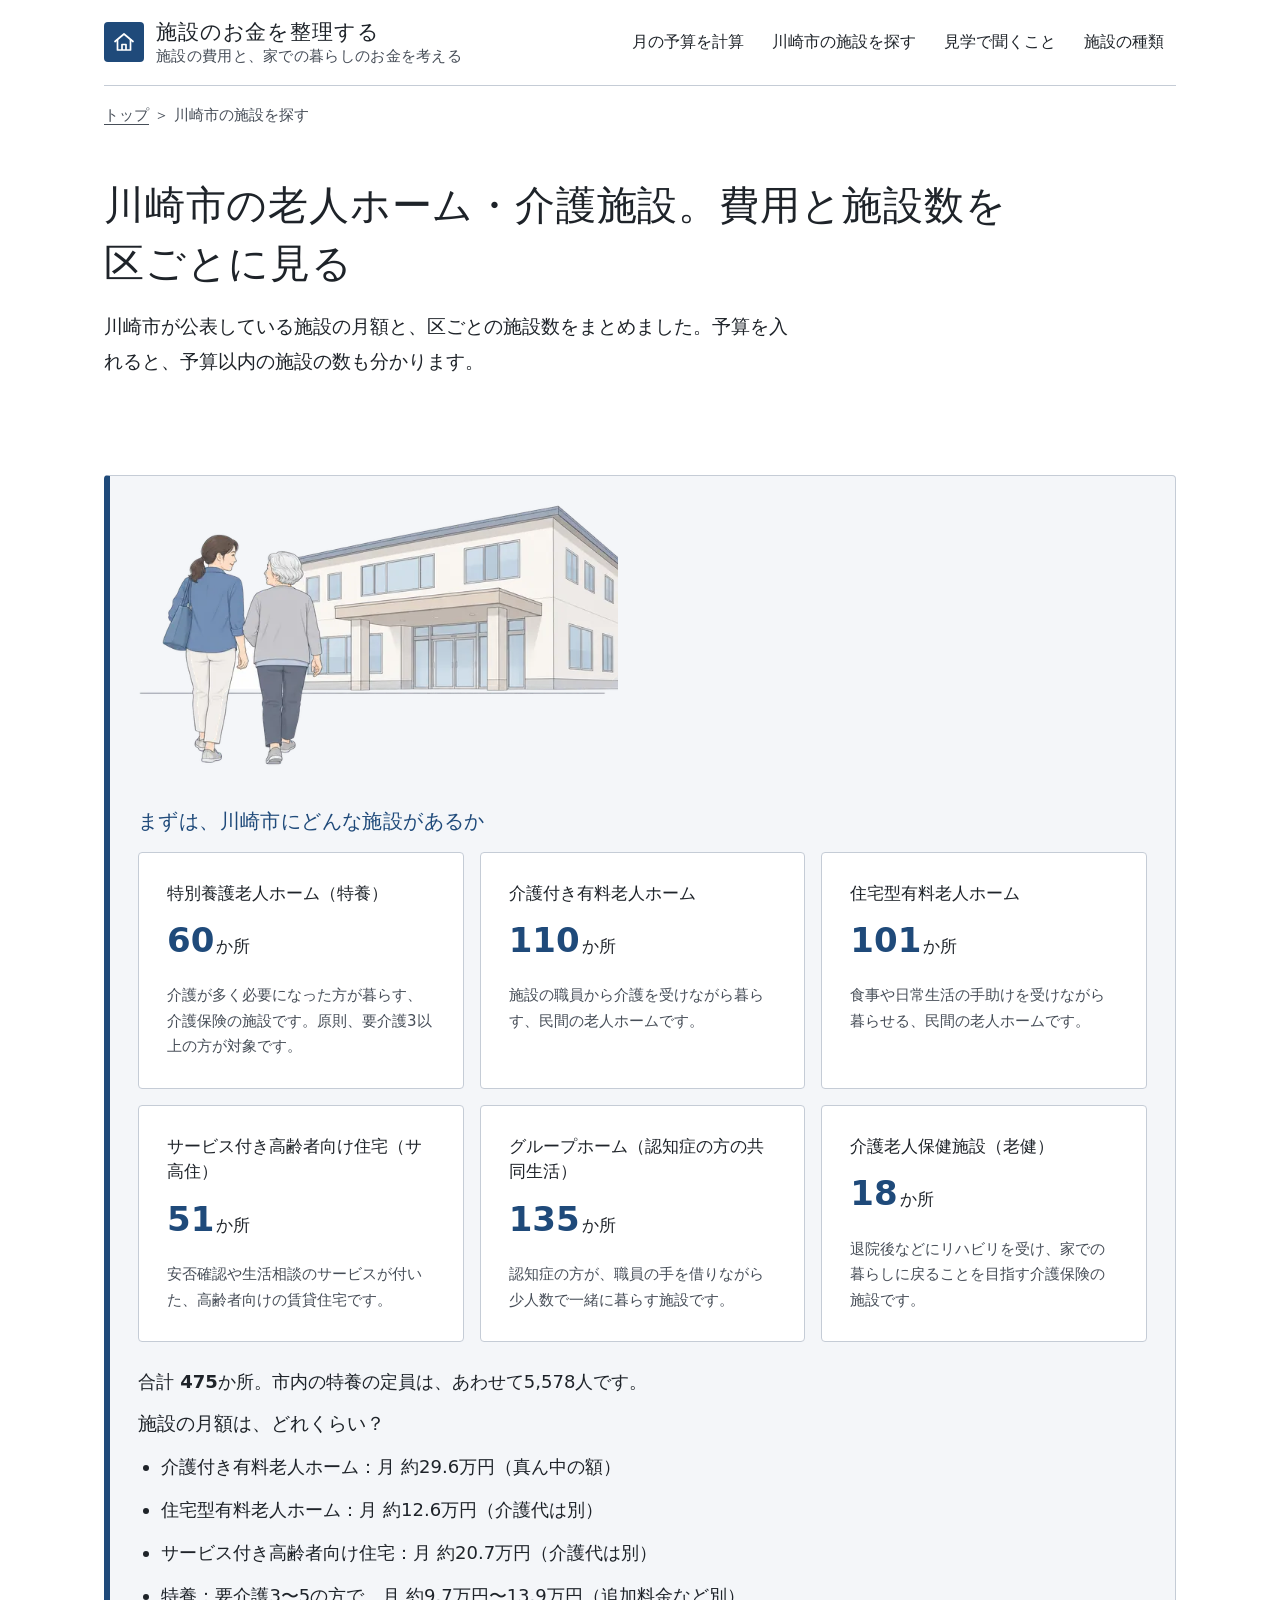
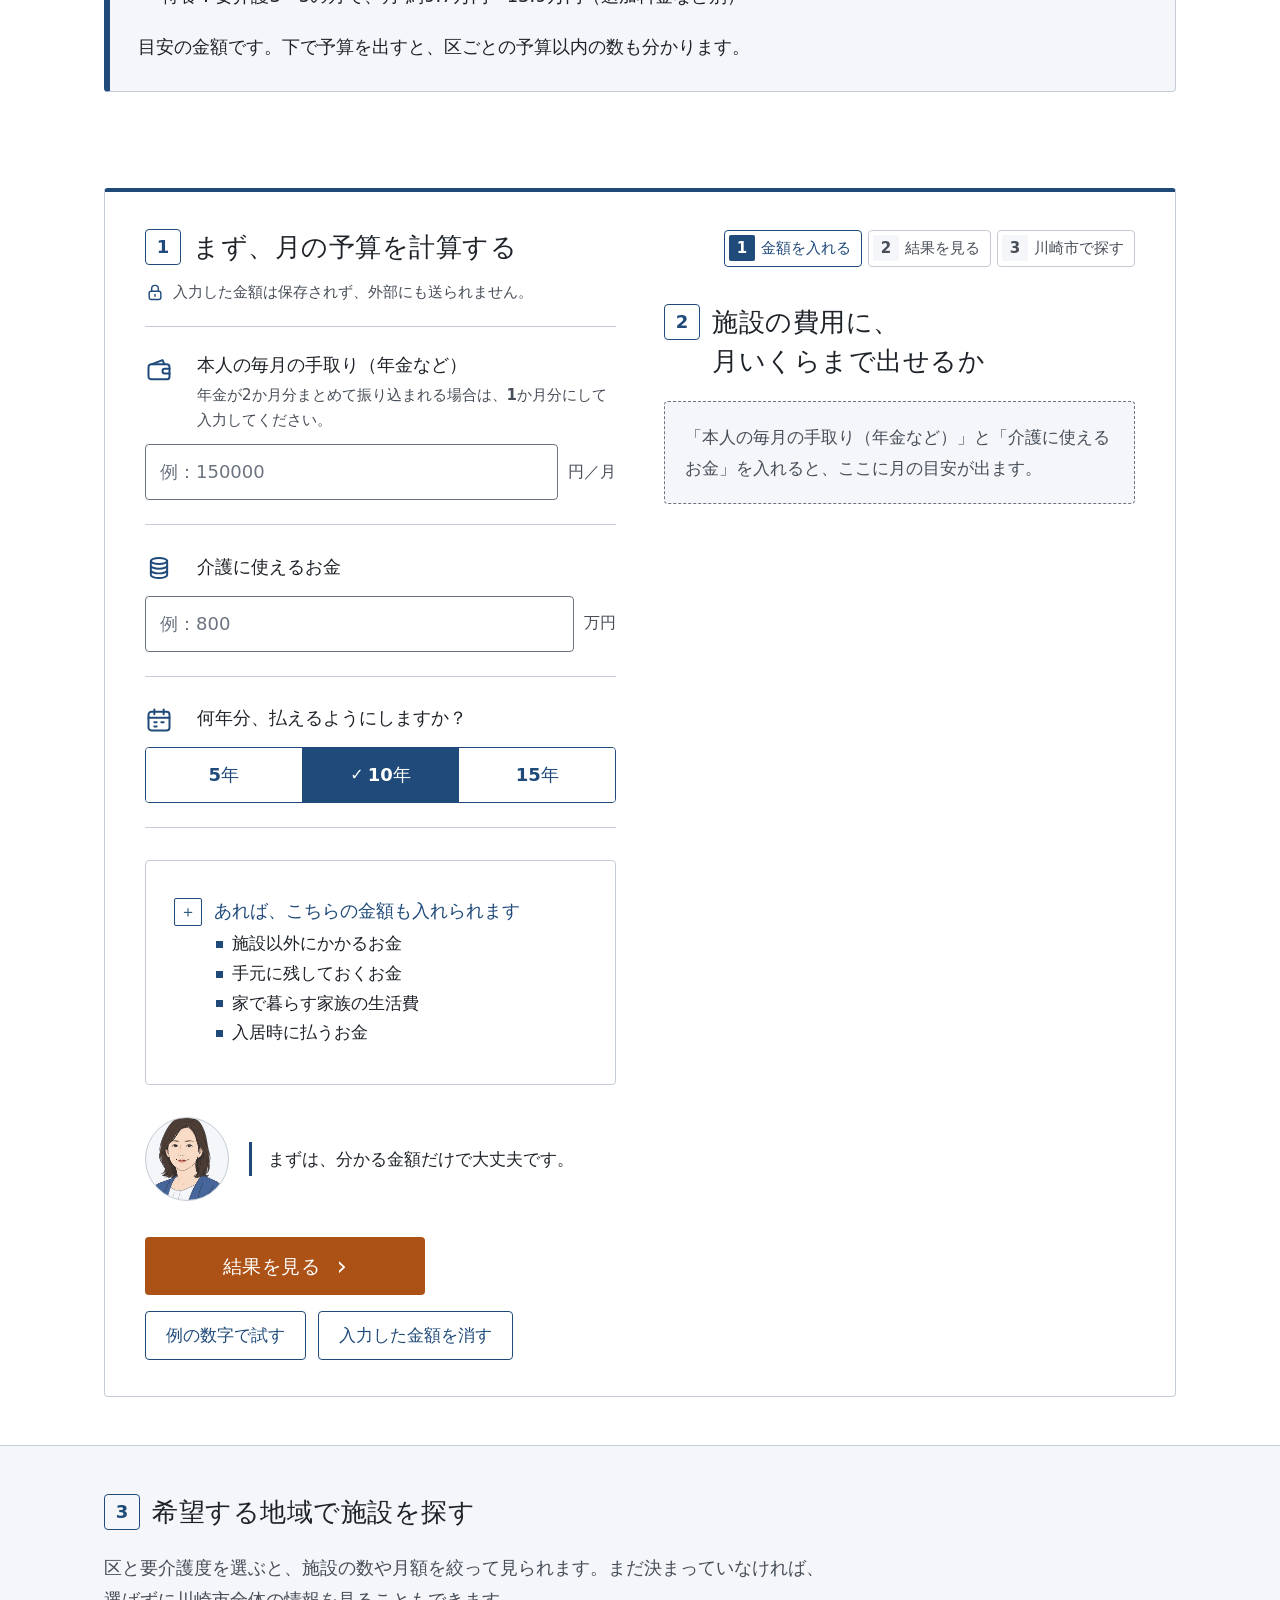
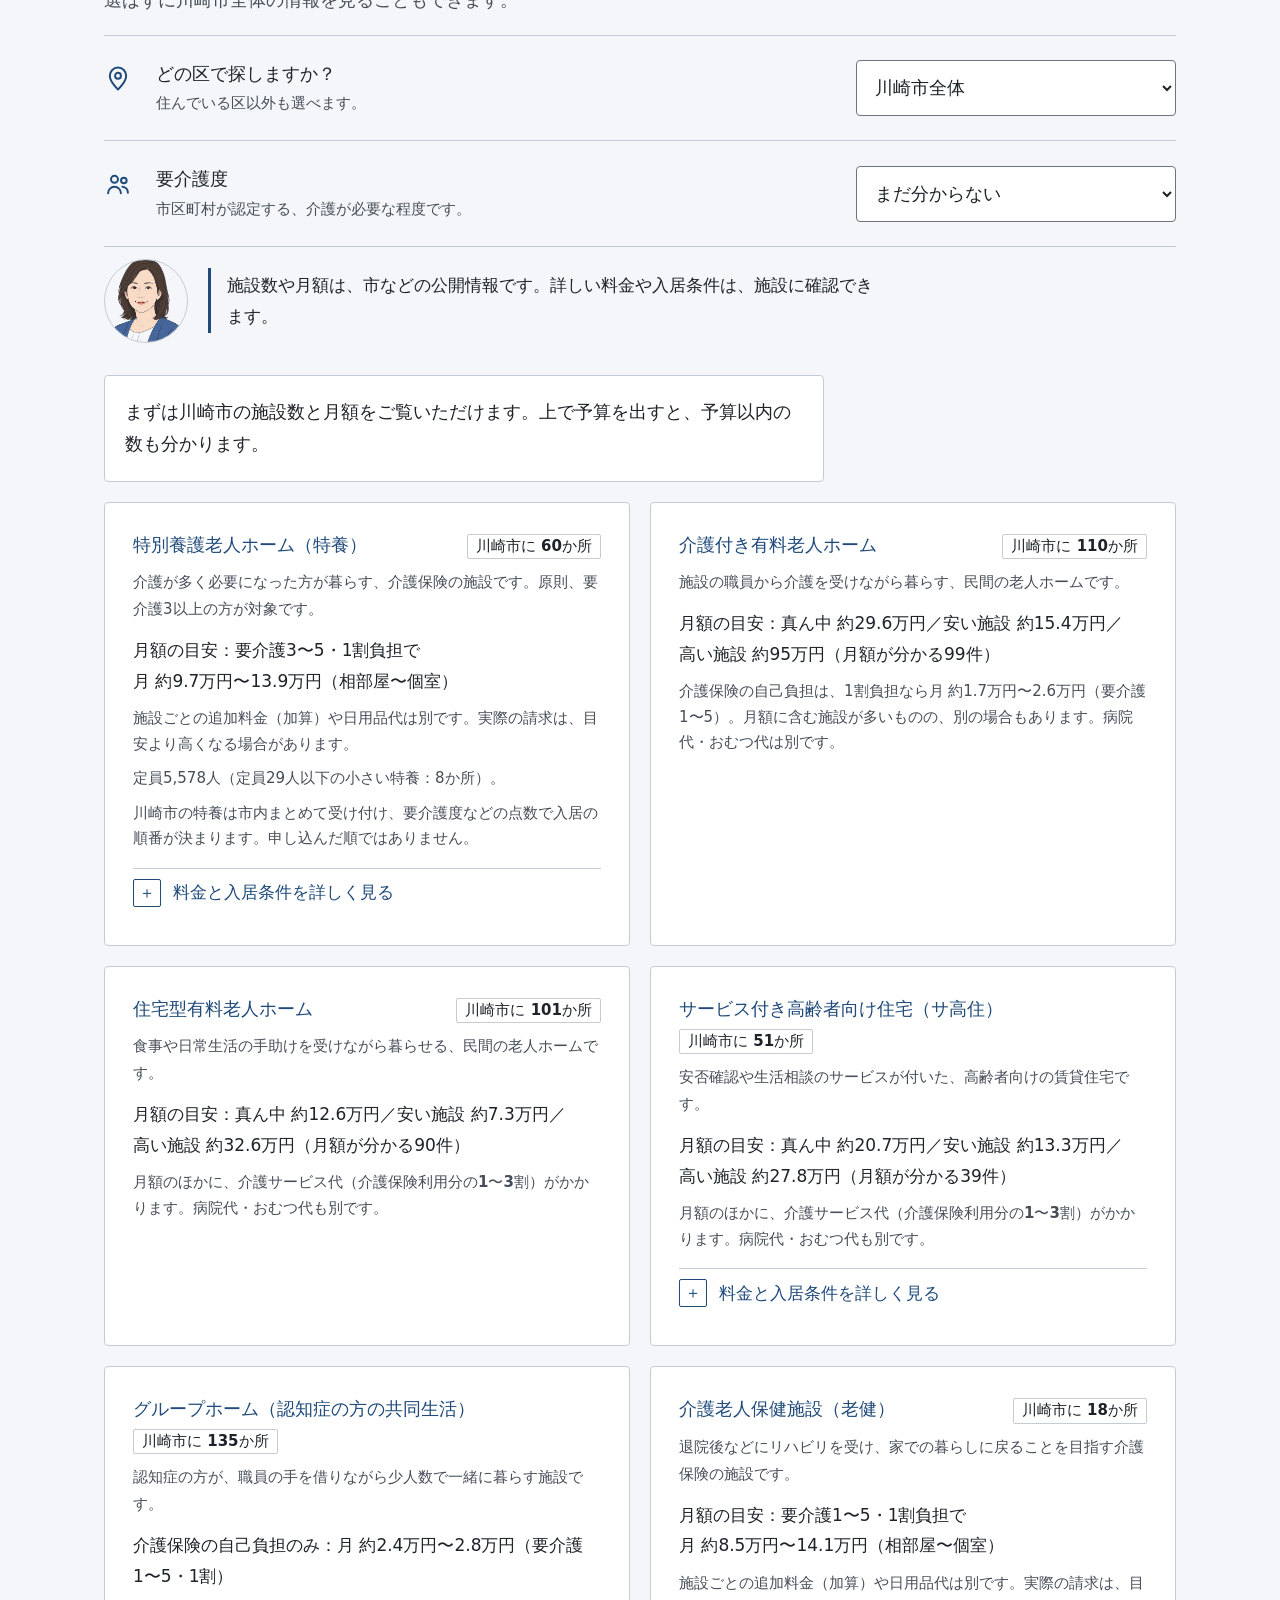
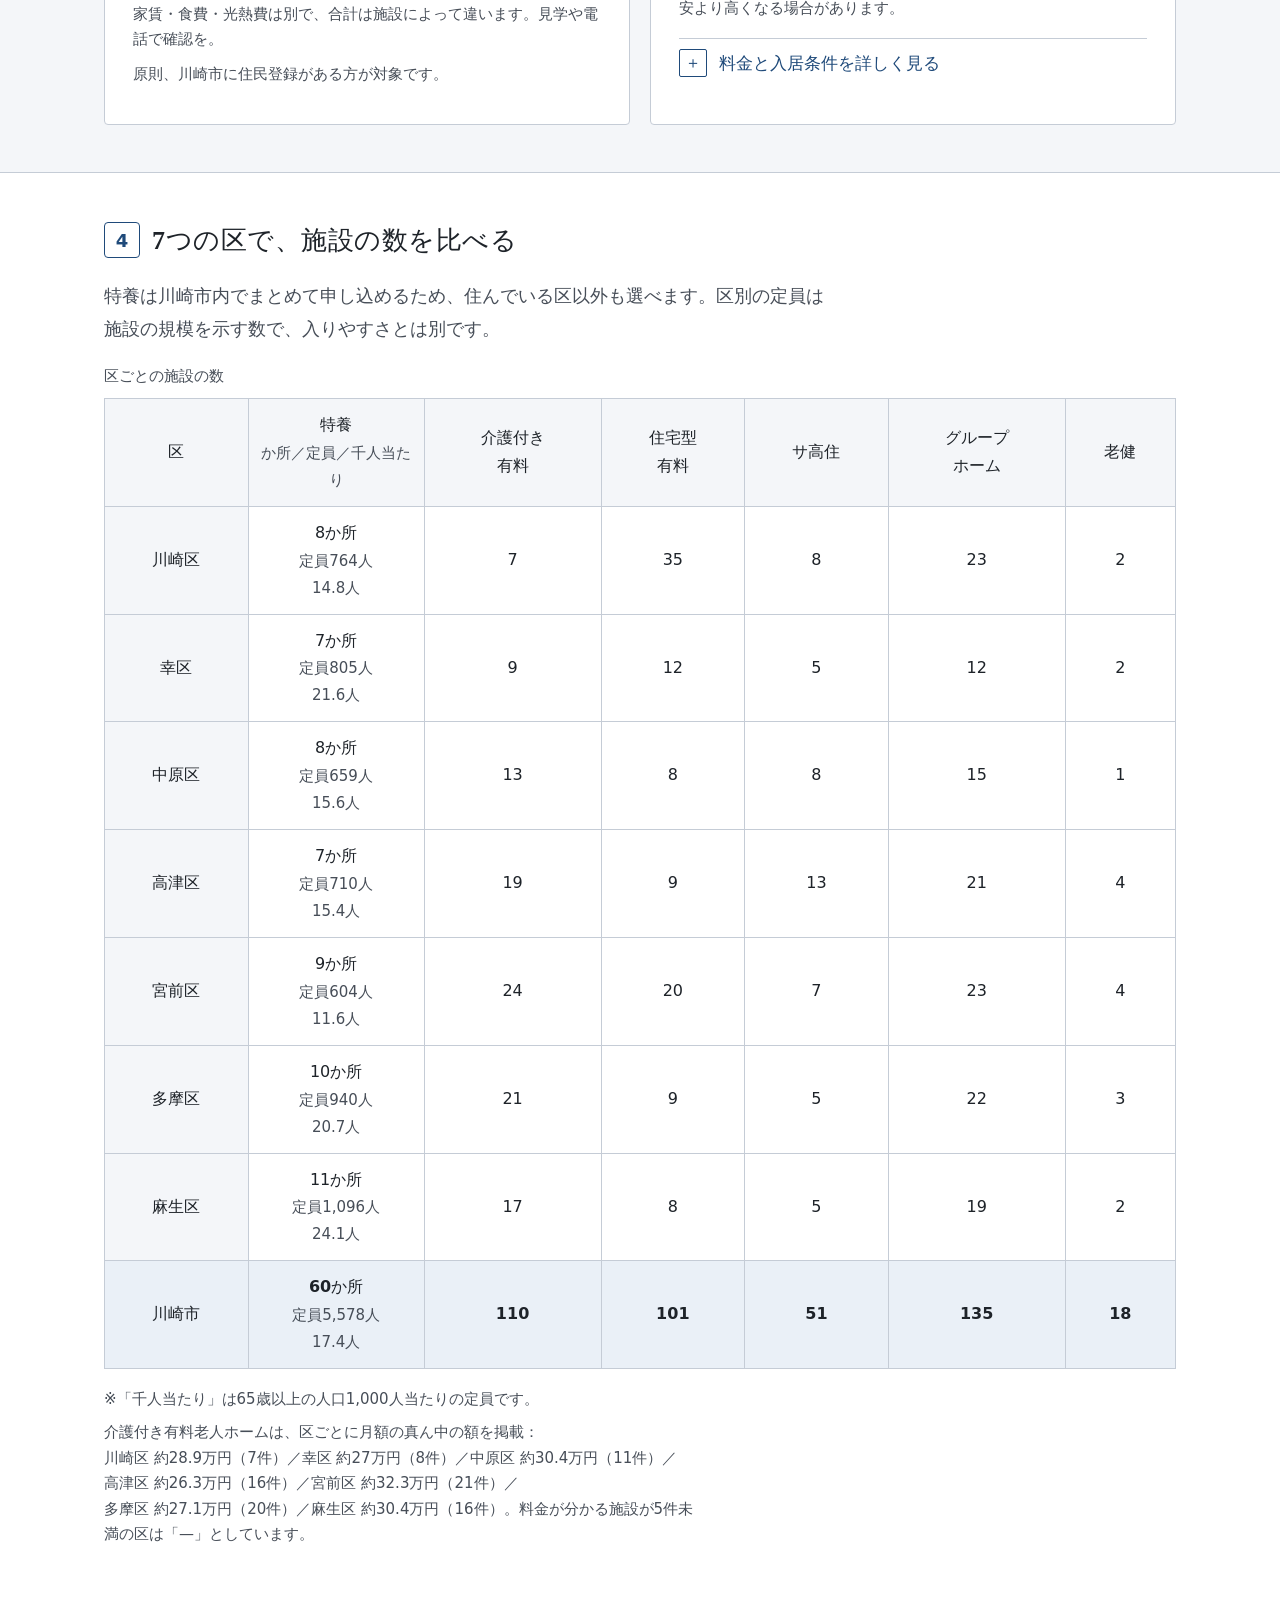
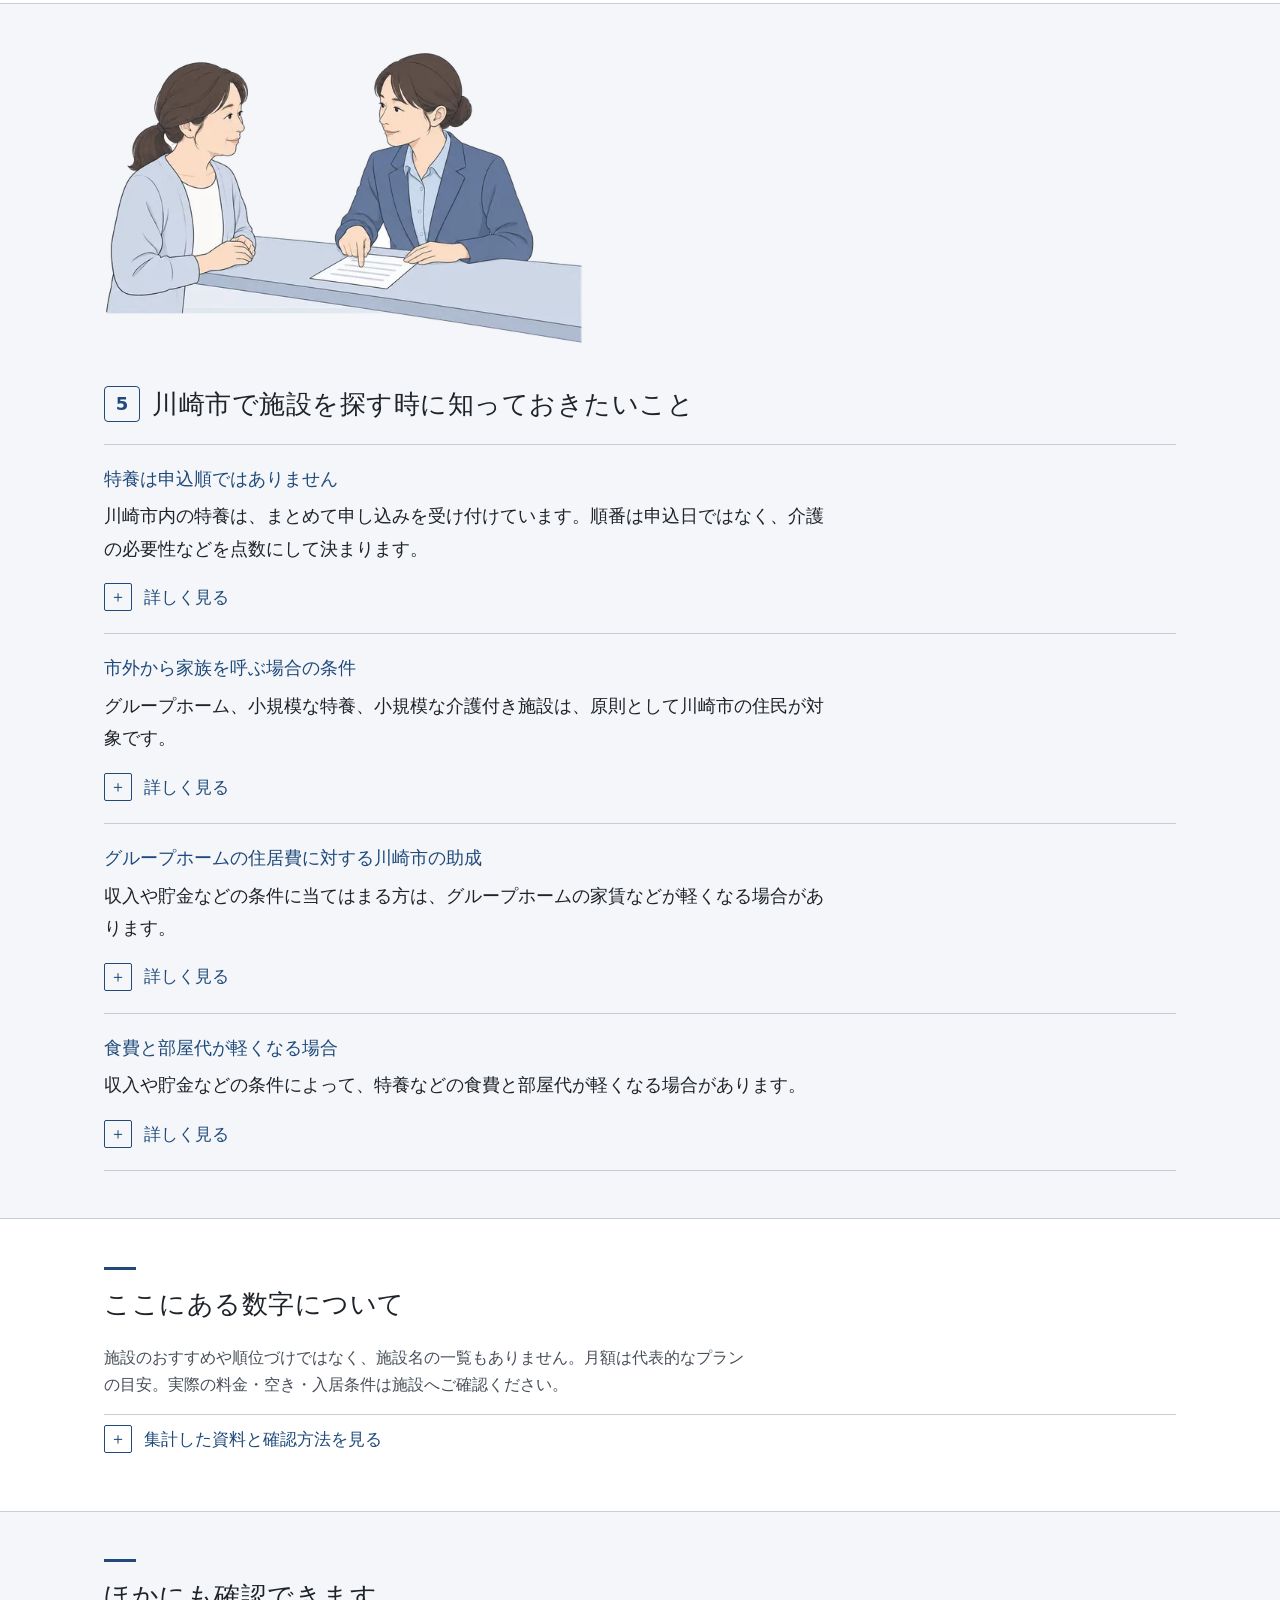
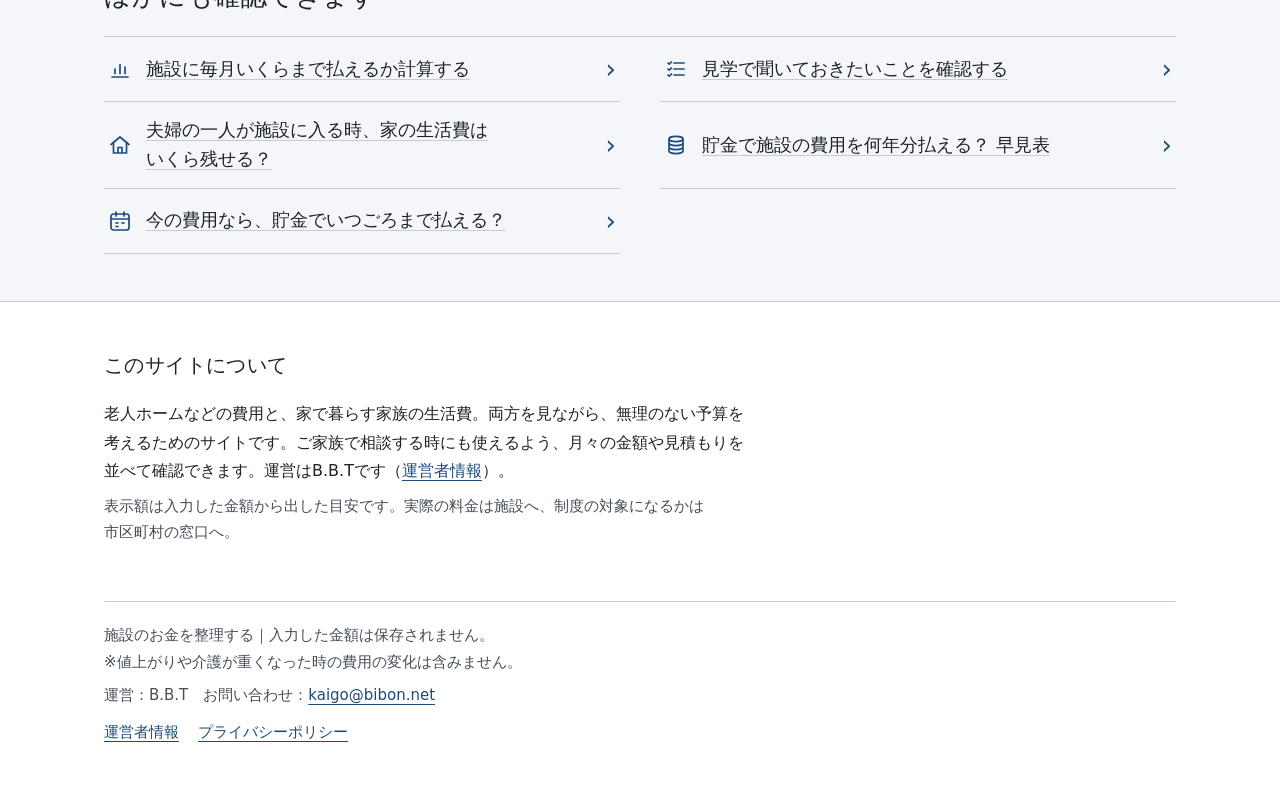
<file: kawasaki.html>
<!doctype html>
<html lang="ja">
<head>
<meta charset="utf-8">
<meta name="viewport" content="width=device-width, initial-scale=1">
<title>川崎市の老人ホームの費用は月いくら？ 区ごとの施設の数と、予算以内の施設の数</title>
<meta name="description" content="川崎市の老人ホームの月額の目安と、7つの区の施設数を紹介。年金などの手取りと介護に使えるお金から予算を出せば、予算以内の施設が区・種類ごとに何か所あるかも分かります。入力した金額は保存しません。">
<!-- meta:auto start -->
<link rel="canonical" href="https://kaigo.bibon.net/kawasaki.html">
<meta property="og:type" content="website">
<meta property="og:site_name" content="施設のお金を整理する">
<meta property="og:locale" content="ja_JP">
<meta property="og:url" content="https://kaigo.bibon.net/kawasaki.html">
<meta property="og:title" content="川崎市の老人ホームの費用は月いくら？ 区ごとの施設の数と、予算以内の施設の数">
<meta property="og:description" content="川崎市の老人ホームの月額の目安と、7つの区の施設数を紹介。年金などの手取りと介護に使えるお金から予算を出せば、予算以内の施設が区・種類ごとに何か所あるかも分かります。入力した金額は保存しません。">
<meta property="og:image" content="https://kaigo.bibon.net/og.jpg">
<meta property="og:image:width" content="1200">
<meta property="og:image:height" content="630">
<meta name="twitter:card" content="summary_large_image">
<link rel="icon" href="favicon.svg" type="image/svg+xml">
<!-- meta:auto end -->
<link rel="stylesheet" href="src/ui/style.css">
</head>
<body data-page="kawasaki">
<!-- icons:auto start --><svg class="sprite" aria-hidden="true" focusable="false" width="0" height="0" style="position:absolute;width:0;height:0;overflow:hidden"><symbol id="i-wallet" viewBox="0 0 24 24" fill="none" stroke="currentColor" stroke-width="1.7" stroke-linecap="round" stroke-linejoin="round"><rect x="3" y="7" width="18" height="13" rx="2.5"/><path d="M6 7l9-3.5 1.6 3.5M21 11h-4a2 2 0 0 0 0 4h4"/></symbol><symbol id="i-coins" viewBox="0 0 24 24" fill="none" stroke="currentColor" stroke-width="1.7" stroke-linecap="round" stroke-linejoin="round"><ellipse cx="12" cy="6" rx="7" ry="2.6"/><path d="M5 6v4c0 1.4 3.1 2.6 7 2.6s7-1.2 7-2.6V6M5 10v4c0 1.4 3.1 2.6 7 2.6s7-1.2 7-2.6v-4M5 14v4c0 1.4 3.1 2.6 7 2.6s7-1.2 7-2.6v-4"/></symbol><symbol id="i-cal" viewBox="0 0 24 24" fill="none" stroke="currentColor" stroke-width="1.7" stroke-linecap="round" stroke-linejoin="round"><rect x="3" y="5" width="18" height="16" rx="2.5"/><path d="M3 10h18M8 3v4M16 3v4M8 14h2M14 14h2M8 17.5h2"/></symbol><symbol id="i-doc" viewBox="0 0 24 24" fill="none" stroke="currentColor" stroke-width="1.7" stroke-linecap="round" stroke-linejoin="round"><path d="M6 3h8l4 4v14H6z"/><path d="M14 3v4h4M9 12h6M9 16h6"/></symbol><symbol id="i-lock" viewBox="0 0 24 24" fill="none" stroke="currentColor" stroke-width="1.7" stroke-linecap="round" stroke-linejoin="round"><rect x="5" y="11" width="14" height="10" rx="2.5"/><path d="M8 11V8a4 4 0 0 1 8 0v3M12 15v2"/></symbol><symbol id="i-pencil" viewBox="0 0 24 24" fill="none" stroke="currentColor" stroke-width="1.7" stroke-linecap="round" stroke-linejoin="round"><path d="M4 20l1-4.5L15.5 5l3.5 3.5L8.5 19z"/><path d="M13.5 7l3.5 3.5"/></symbol><symbol id="i-chart" viewBox="0 0 24 24" fill="none" stroke="currentColor" stroke-width="1.7" stroke-linecap="round" stroke-linejoin="round"><path d="M4 20h16M7 16.5V12M12 16.5V7.5M17 16.5V10"/></symbol><symbol id="i-building" viewBox="0 0 24 24" fill="none" stroke="currentColor" stroke-width="1.7" stroke-linecap="round" stroke-linejoin="round"><rect x="5" y="3" width="14" height="18" rx="1.5"/><path d="M9 7h2M13 7h2M9 11h2M13 11h2M9 15h2M13 15h2M11 21v-3h2v3"/></symbol><symbol id="i-check" viewBox="0 0 24 24" fill="none" stroke="currentColor" stroke-width="1.7" stroke-linecap="round" stroke-linejoin="round"><rect x="3.5" y="3.5" width="17" height="17" rx="3.5"/><path d="M8 12.2l2.8 2.8L16.5 9"/></symbol><symbol id="i-list" viewBox="0 0 24 24" fill="none" stroke="currentColor" stroke-width="1.7" stroke-linecap="round" stroke-linejoin="round"><path d="M10 6h10M10 12h10M10 18h10M4 6l1.2 1.2L7.5 5M4 12l1.2 1.2L7.5 11M4 18l1.2 1.2L7.5 17"/></symbol><symbol id="i-compare" viewBox="0 0 24 24" fill="none" stroke="currentColor" stroke-width="1.7" stroke-linecap="round" stroke-linejoin="round"><path d="M12 4v16M8 20h8M5 7h14M5 7l-2.6 6.5a2.8 2.8 0 0 0 5.2 0zM19 7l-2.6 6.5a2.8 2.8 0 0 0 5.2 0z"/></symbol><symbol id="i-pin" viewBox="0 0 24 24" fill="none" stroke="currentColor" stroke-width="1.7" stroke-linecap="round" stroke-linejoin="round"><path d="M12 21s-7-6.4-7-11.8a7 7 0 0 1 14 0C19 14.6 12 21 12 21z"/><circle cx="12" cy="9.2" r="2.5"/></symbol><symbol id="i-people" viewBox="0 0 24 24" fill="none" stroke="currentColor" stroke-width="1.7" stroke-linecap="round" stroke-linejoin="round"><circle cx="9" cy="8" r="3"/><path d="M3.5 20c0-3.2 2.5-5.6 5.5-5.6s5.5 2.4 5.5 5.6"/><circle cx="17" cy="9" r="2.4"/><path d="M15.8 14.3c2.6.2 4.7 2.3 4.7 5.2"/></symbol><symbol id="i-home" viewBox="0 0 24 24" fill="none" stroke="currentColor" stroke-width="1.7" stroke-linecap="round" stroke-linejoin="round"><path d="M3 11.5l9-7.5 9 7.5"/><path d="M5.5 9.8V20h13V9.8M10 20v-5.5h4V20"/></symbol><symbol id="i-book" viewBox="0 0 24 24" fill="none" stroke="currentColor" stroke-width="1.7" stroke-linecap="round" stroke-linejoin="round"><path d="M4 5.5c3-1.2 6-1.2 8 .8 2-2 5-2 8-.8V19c-3-1.2-6-1.2-8 .8-2-2-5-2-8-.8z"/><path d="M12 6.3V19.8"/></symbol><symbol id="i-yen" viewBox="0 0 24 24" fill="none" stroke="currentColor" stroke-width="1.7" stroke-linecap="round" stroke-linejoin="round"><circle cx="12" cy="12" r="9"/><path d="M8.6 7.2L12 12l3.4-4.8M12 12v5.5M9 12.8h6M9 15.2h6"/></symbol><symbol id="i-question" viewBox="0 0 24 24" fill="none" stroke="currentColor" stroke-width="1.7" stroke-linecap="round" stroke-linejoin="round"><circle cx="12" cy="12" r="9"/><path d="M9.5 9.5a2.6 2.6 0 0 1 5 .9c0 1.8-2.5 2.1-2.5 4M12 17.2v.1"/></symbol></svg><!-- icons:auto end -->
<div class="app" id="app">
  <header class="masthead">
    <a class="brand" href="./" aria-label="施設のお金を整理する トップへ">
      <span class="brand-mark" aria-hidden="true"><svg class="ic"><use href="#i-home"/></svg></span>
      <span class="brand-name">施設のお金を整理する<span class="brand-caption">施設の費用と、<span class="nw">家での暮らしのお金を考える</span></span></span>
    </a>
    <nav class="gnav" aria-label="サイトの中">
      <a href="./#h-hh">月の予算を計算</a><a href="kawasaki.html">川崎市の施設を探す</a><a href="./#h-ask">見学で聞くこと</a><a href="./#h-words">施設の種類</a>
    </nav>
  </header>
  <!-- pr:auto start -->
  <!-- pr:auto end -->
  <nav class="crumb" aria-label="現在地"><a href="./">トップ</a> ＞ 川崎市の施設を探す</nav>
  <header class="page-top">
    <h1>川崎市の老人ホーム・<wbr>介護施設。<wbr>費用と施設数を<wbr>区ごとに見る</h1>
    <p class="lead">川崎市が公表している施設の月額と、区ごとの施設数をまとめました。予算を入れると、<strong>予算以内の施設の数</strong>も分かります。</p>
  </header>

  <main>
    <section class="answer" aria-labelledby="h-answer">
      <figure class="illust illust-wide"><img src="src/img/shisetsu-e.webp" width="640" height="349" alt="施設へ向かって並んで歩く母と娘" loading="lazy" decoding="async"></figure>
      <h2 id="h-answer">まずは、川崎市にどんな施設があるか</h2>
<!-- kawasaki-summary start -->
<ul class="sum-grid"><li class="sum-card"><span class="sum-name">特別養護老人ホーム（特養）</span><span class="sum-n"><strong>60</strong>か所</span><span class="sum-desc">介護が多く必要になった方が暮らす、介護保険の施設です。原則、要介護3以上の方が対象です。</span></li><li class="sum-card"><span class="sum-name">介護付き有料老人ホーム</span><span class="sum-n"><strong>110</strong>か所</span><span class="sum-desc">施設の職員から介護を受けながら暮らす、民間の老人ホームです。</span></li><li class="sum-card"><span class="sum-name">住宅型有料老人ホーム</span><span class="sum-n"><strong>101</strong>か所</span><span class="sum-desc">食事や日常生活の手助けを受けながら暮らせる、民間の老人ホームです。</span></li><li class="sum-card"><span class="sum-name">サービス付き高齢者向け住宅（サ高住）</span><span class="sum-n"><strong>51</strong>か所</span><span class="sum-desc">安否確認や生活相談のサービスが付いた、高齢者向けの賃貸住宅です。</span></li><li class="sum-card"><span class="sum-name">グループホーム（認知症の方の共同生活）</span><span class="sum-n"><strong>135</strong>か所</span><span class="sum-desc">認知症の方が、職員の手を借りながら少人数で一緒に暮らす施設です。</span></li><li class="sum-card"><span class="sum-name">介護老人保健施設（老健）</span><span class="sum-n"><strong>18</strong>か所</span><span class="sum-desc">退院後などにリハビリを受け、家での暮らしに戻ることを目指す介護保険の施設です。</span></li></ul><p><strong>合計 475か所</strong>。市内の特養の定員は、あわせて5,578人です。</p><h3>施設の月額は、どれくらい？</h3><ul class="next"><li>介護付き有料老人ホーム：<span class="nw">月 約29.6万円</span>（真ん中の額）</li><li>住宅型有料老人ホーム：<span class="nw">月 約12.6万円</span>（介護代は別）</li><li>サービス付き高齢者向け住宅：<span class="nw">月 約20.7万円</span>（介護代は別）</li><li data-until>特養：要介護3〜5の方で、<span class="nw">月 約9.7万円〜13.9万円</span>（追加料金など別）</li><li data-stopped hidden>特養：介護保険の料金改定に伴い、月額の目安を確認中です。</li></ul><p>目安の金額です。下で予算を出すと、区ごとの予算以内の数も分かります。</p>
<!-- kawasaki-summary end -->
    </section>

    <section class="step main-tool" aria-labelledby="h-hh">
      <div class="tool-head">
        <h2 id="h-hh"><span class="num">1</span>まず、月の予算を計算する</h2>
        <ol class="stepper" data-at="1" aria-label="進み具合">
          <li data-s="1"><span>1</span>金額を入れる</li>
          <li data-s="2"><span>2</span>結果を見る</li>
          <li data-s="3"><span>3</span>川崎市で探す</li>
        </ol>
      </div>
      <p class="lockline"><svg class="ic" aria-hidden="true"><use href="#i-lock"/></svg><span>入力した金額は保存されず、外部にも送られません。</span></p>
      <div class="fields">
        <div class="field fcard">
          <span class="ficon" aria-hidden="true"><svg class="ic"><use href="#i-wallet"/></svg></span>
          <div class="ftext"><label for="k-self">本人の毎月の手取り（年金など）</label><p class="sub">年金が2か月分まとめて振り込まれる場合は、<strong>1か月分</strong>にして入力してください。</p></div>
          <div class="finput"><input id="k-self" data-k="incomeSelf" data-unit="yen" type="text" inputmode="numeric" autocomplete="off" placeholder="例：150000"><span class="unit">円／月</span><p class="err" role="alert"></p></div>
        </div>
        <div class="field fcard">
          <span class="ficon" aria-hidden="true"><svg class="ic"><use href="#i-coins"/></svg></span>
          <div class="ftext"><label for="k-funds">介護に使えるお金</label></div>
          <div class="finput"><input id="k-funds" data-k="funds" data-unit="man" type="text" inputmode="decimal" autocomplete="off" placeholder="例：800"><span class="unit">万円</span><p class="err" role="alert"></p></div>
        </div>
        <div class="fcard mode" role="radiogroup" aria-labelledby="lg-period">
          <span class="ficon" aria-hidden="true"><svg class="ic"><use href="#i-cal"/></svg></span>
          <div class="ftext"><p class="flabel" id="lg-period">何年分、払えるようにしますか？</p></div>
          <div class="seg">
            <label><input type="radio" name="k-period" value="5"> 5年</label>
            <label><input type="radio" name="k-period" value="10" checked> 10年</label>
            <label><input type="radio" name="k-period" value="15"> 15年</label>
          </div>
        </div>
      </div>
      <details class="more" id="more-box">
        <summary><span class="more-head"><span class="more-t">あれば、こちらの金額も入れられます</span><span class="more-items"><span>施設以外にかかるお金</span><span>手元に残しておくお金</span><span>家で暮らす家族の生活費</span><span>入居時に払うお金</span></span></span></summary>
        <p class="hint">分かる金額だけで大丈夫です。空欄でも計算できます。</p>
        <div class="fields">
          <div class="field fcard">
            <div class="ftext"><label for="k-other">施設以外にかかるお金（月）</label><p class="sub">ここに入れた分を引いて、施設の月額と比べます。</p></div>
            <div class="finput"><input id="k-other" data-k="otherMonthly" data-unit="yen" type="text" inputmode="numeric" autocomplete="off" placeholder="分からなければ空欄"><span class="unit">円／月</span><p class="err" role="alert"></p></div>
          </div>
          <div class="field fcard">
            <div class="ftext"><label for="k-reserve">手元に残しておくお金</label><p class="sub">急な入院や家の修理に備えて<strong>残す分</strong>です。</p><p class="sub">介護に使えるお金から一度だけ引きます。分からなければ空欄で。</p></div>
            <div class="finput"><input id="k-reserve" data-k="reserve" data-unit="man" type="text" inputmode="decimal" autocomplete="off" placeholder="分からなければ空欄"><span class="unit">万円</span><p class="err" role="alert"></p></div>
          </div>
          <div class="field fcard">
            <div class="ftext"><label for="k-living">家で暮らす家族の生活費（月）</label><p class="sub">家で暮らす家族の生活費を先に確保し、施設に使える額を出します。家に残る人がいなければ空欄で。</p></div>
            <div class="finput"><input id="k-living" data-k="spouseLiving" data-unit="yen" type="text" inputmode="numeric" autocomplete="off" placeholder="いなければ空欄"><span class="unit">円／月</span><p class="err" role="alert"></p></div>
          </div>
          <div class="field fcard">
            <div class="ftext"><label for="k-spouse">家で暮らす家族の手取り（月）</label><p class="sub">上の生活費も入れた場合だけ、計算に加えます。</p></div>
            <div class="finput"><input id="k-spouse" data-k="incomeSpouse" data-unit="yen" type="text" inputmode="numeric" autocomplete="off" placeholder="いなければ空欄"><span class="unit">円／月</span><p class="err" role="alert"></p></div>
          </div>
          <div class="field fcard">
            <div class="ftext"><label for="k-entry">入居時にまとめて払うお金</label><p class="sub">入力した金額以内の前払金が必要なプランも、施設数に含めます。</p></div>
            <div class="finput"><input id="k-entry" data-k="entryBudget" data-unit="man" type="text" inputmode="decimal" autocomplete="off" placeholder="なければ空欄"><span class="unit">万円</span><p class="err" role="alert"></p></div>
          </div>
        </div>
        <p class="echo" id="budget-echo"></p>
      </details>
      <div class="guide"><p class="guide-say">まずは、分かる金額だけで大丈夫です。</p><img src="src/img/guide-madoguchi.webp" width="320" height="429" alt="案内の女性" loading="lazy" decoding="async"></div>
      <div class="tool-actions">
        <a class="btn-cta" href="#h-budget">結果を見る<span class="arr" aria-hidden="true">›</span></a>
        <div class="actions sub-actions">
          <button type="button" id="btn-demo" class="ghost">例の数字で試す</button>
          <button type="button" id="btn-reset" class="ghost">入力した金額を消す</button>
        </div>
      </div>

      <div class="tool-out">
        <h2 id="h-budget" class="res-head"><span class="num">2</span>施設の費用に、月いくらまで出せるか</h2>
        <div id="budget-result" class="budget-result" aria-live="polite"></div>
        <div class="guide guide-res"><p class="guide-say">金額を直すと、結果もその場で変わります。もう一度ボタンを押す必要はありません。</p><img src="src/img/guide-madoguchi.webp" width="320" height="429" alt="" loading="lazy" decoding="async"></div>
      </div>
    </section>

    <section class="step kawasaki band" aria-labelledby="h-kw">
      <h2 id="h-kw"><span class="num">3</span>希望する地域で施設を探す</h2>
      <p class="hint">区と要介護度を選ぶと、施設の数や月額を絞って見られます。まだ決まっていなければ、選ばずに川崎市全体の情報を見ることもできます。</p>
      <div class="fields">
        <div class="field fcard">
          <span class="ficon" aria-hidden="true"><svg class="ic"><use href="#i-pin"/></svg></span>
          <div class="ftext"><label for="k-ward">どの区で探しますか？</label><p class="sub">住んでいる区以外も選べます。</p></div>
          <div class="finput"><select id="k-ward">
            <option value="">川崎市全体</option>
            <option value="川崎区">川崎区</option>
            <option value="幸区">幸区</option>
            <option value="中原区">中原区</option>
            <option value="高津区">高津区</option>
            <option value="宮前区">宮前区</option>
            <option value="多摩区">多摩区</option>
            <option value="麻生区">麻生区</option>
          </select></div>
        </div>
        <div class="field fcard">
          <span class="ficon" aria-hidden="true"><svg class="ic"><use href="#i-people"/></svg></span>
          <div class="ftext"><label for="k-level">要介護度</label><p class="sub">市区町村が認定する、介護が必要な程度です。</p></div>
          <div class="finput"><select id="k-level">
            <option value="0">まだ分からない</option>
            <option value="1">要介護1</option>
            <option value="2">要介護2</option>
            <option value="3">要介護3</option>
            <option value="4">要介護4</option>
            <option value="5">要介護5</option>
          </select></div>
        </div>
      </div>
      <div class="guide guide-kw"><p class="guide-say">施設数や月額は、市などの公開情報です。詳しい料金や入居条件は、施設に確認できます。</p><img src="src/img/guide-madoguchi.webp" width="320" height="429" alt="" loading="lazy" decoding="async"></div>
      <div id="kawasaki-result" class="kw-result" aria-live="polite">
<!-- kawasaki-result start -->
<p class="kw-basis">まずは川崎市の施設数と月額をご覧いただけます。上で予算を出すと、予算以内の数も分かります。</p><ul class="kw-list"><li class="kw-row kw-tokuyo"><h3>特別養護老人ホーム（特養）<span class="kw-count">川崎市に 60か所</span></h3><p class="kw-desc">介護が多く必要になった方が暮らす、介護保険の施設です。原則、要介護3以上の方が対象です。</p><p class="kw-money">月額の目安：要介護3〜5・1割負担で<span class="nw">月 約9.7万円〜13.9万円</span>（相部屋〜個室）</p><p class="note">施設ごとの追加料金（加算）や日用品代は別です。実際の請求は、目安より高くなる場合があります。</p><p class="note">定員5,578人（定員29人以下の小さい特養：8か所）。</p><p class="note">川崎市の特養は市内まとめて受け付け、要介護度などの点数で入居の順番が決まります。申し込んだ順ではありません。</p><details class="fold kw-more"><summary>料金と入居条件を詳しく見る</summary><p class="note">収入や貯金などの条件に当てはまれば、申請によって食費と部屋代が軽くなる場合があります。詳しくは下の「食費と部屋代が軽くなる場合」をご覧ください。</p></details></li><li class="kw-row kw-kaigo"><h3>介護付き有料老人ホーム<span class="kw-count">川崎市に 110か所</span></h3><p class="kw-desc">施設の職員から介護を受けながら暮らす、民間の老人ホームです。</p><p class="kw-money">月額の目安：<span class="nw">真ん中 約29.6万円</span>／<span class="nw">安い施設 約15.4万円</span>／<span class="nw">高い施設 約95万円</span>（月額が分かる99件）</p><p class="note">介護保険の自己負担は、1割負担なら月 約1.7万円〜2.6万円（要介護1〜5）。月額に含む施設が多いものの、別の場合もあります。病院代・おむつ代は別です。</p></li><li class="kw-row kw-jutaku"><h3>住宅型有料老人ホーム<span class="kw-count">川崎市に 101か所</span></h3><p class="kw-desc">食事や日常生活の手助けを受けながら暮らせる、民間の老人ホームです。</p><p class="kw-money">月額の目安：<span class="nw">真ん中 約12.6万円</span>／<span class="nw">安い施設 約7.3万円</span>／<span class="nw">高い施設 約32.6万円</span>（月額が分かる90件）</p><p class="note">月額のほかに、介護サービス代（介護保険利用分の<strong>1〜3割</strong>）がかかります。病院代・おむつ代も別です。</p></li><li class="kw-row kw-satsuki"><h3>サービス付き高齢者向け住宅（サ高住）<span class="kw-count">川崎市に 51か所</span></h3><p class="kw-desc">安否確認や生活相談のサービスが付いた、高齢者向けの賃貸住宅です。</p><p class="kw-money">月額の目安：<span class="nw">真ん中 約20.7万円</span>／<span class="nw">安い施設 約13.3万円</span>／<span class="nw">高い施設 約27.8万円</span>（月額が分かる39件）</p><p class="note">月額のほかに、介護サービス代（介護保険利用分の<strong>1〜3割</strong>）がかかります。病院代・おむつ代も別です。</p><details class="fold kw-more"><summary>料金と入居条件を詳しく見る</summary><p class="note">施設の数は神奈川県の登録情報から、月額は有料老人ホームにも該当する施設の料金資料から調べています。</p></details></li><li class="kw-row kw-gh"><h3>グループホーム（認知症の方の共同生活）<span class="kw-count">川崎市に 135か所</span></h3><p class="kw-desc">認知症の方が、職員の手を借りながら少人数で一緒に暮らす施設です。</p><p class="kw-money">介護保険の自己負担のみ：<span class="nw">月 約2.4万円〜2.8万円</span>（要介護1〜5・1割）</p><p class="note"><strong>家賃・食費・光熱費は別で、</strong>合計は施設によって違います。見学や電話で確認を。</p><p class="note">原則、川崎市に住民登録がある方が対象です。</p></li><li class="kw-row kw-roken"><h3>介護老人保健施設（老健）<span class="kw-count">川崎市に 18か所</span></h3><p class="kw-desc">退院後などにリハビリを受け、家での暮らしに戻ることを目指す介護保険の施設です。</p><p class="kw-money">月額の目安：要介護1〜5・1割負担で<span class="nw">月 約8.5万円〜14.1万円</span>（相部屋〜個室）</p><p class="note">施設ごとの追加料金（加算）や日用品代は別です。実際の請求は、目安より高くなる場合があります。</p><details class="fold kw-more"><summary>料金と入居条件を詳しく見る</summary><p class="note">収入や貯金などの条件に当てはまれば、申請によって食費と部屋代が軽くなる場合があります。</p></details></li></ul>
<!-- kawasaki-result end -->
      </div>
    </section>
  </main>

  <!-- ad:auto start -->
<!-- ad:auto end -->

  <section class="step" aria-labelledby="h-wards">
    <h2 id="h-wards"><span class="num">4</span>7つの区で、施設の数を比べる</h2>
    <p class="hint">特養は川崎市内でまとめて申し込めるため、住んでいる区以外も選べます。区別の定員は施設の規模を示す数で、入りやすさとは別です。</p>
<!-- kawasaki-table start -->
<div class="tbl-wrap"><table class="tbl ward-tbl"><caption>区ごとの施設の数</caption><thead><tr><th scope="col">区</th><th scope="col">特養<br><span>か所／定員／千人当たり</span></th><th scope="col">介護付き<br>有料</th><th scope="col">住宅型<br>有料</th><th scope="col">サ高住</th><th scope="col">グループ<br>ホーム</th><th scope="col">老健</th></tr></thead><tbody><tr><th scope="row">川崎区</th><td>8か所<br><span>定員764人</span><span>14.8人</span></td><td>7</td><td>35</td><td>8</td><td>23</td><td>2</td></tr><tr><th scope="row">幸区</th><td>7か所<br><span>定員805人</span><span>21.6人</span></td><td>9</td><td>12</td><td>5</td><td>12</td><td>2</td></tr><tr><th scope="row">中原区</th><td>8か所<br><span>定員659人</span><span>15.6人</span></td><td>13</td><td>8</td><td>8</td><td>15</td><td>1</td></tr><tr><th scope="row">高津区</th><td>7か所<br><span>定員710人</span><span>15.4人</span></td><td>19</td><td>9</td><td>13</td><td>21</td><td>4</td></tr><tr><th scope="row">宮前区</th><td>9か所<br><span>定員604人</span><span>11.6人</span></td><td>24</td><td>20</td><td>7</td><td>23</td><td>4</td></tr><tr><th scope="row">多摩区</th><td>10か所<br><span>定員940人</span><span>20.7人</span></td><td>21</td><td>9</td><td>5</td><td>22</td><td>3</td></tr><tr><th scope="row">麻生区</th><td>11か所<br><span>定員1,096人</span><span>24.1人</span></td><td>17</td><td>8</td><td>5</td><td>19</td><td>2</td></tr><tr><th scope="row">川崎市</th><td>60か所<br><span>定員5,578人</span><span>17.4人</span></td><td>110</td><td>101</td><td>51</td><td>135</td><td>18</td></tr></tbody></table></div><p class="note">※「千人当たり」は65歳以上の人口1,000人当たりの定員です。</p><p class="note">介護付き有料老人ホームは、区ごとに月額の真ん中の額を掲載：<span class="nw">川崎区 約28.9万円（7件）</span>／<span class="nw">幸区 約27万円（8件）</span>／<span class="nw">中原区 約30.4万円（11件）</span>／<span class="nw">高津区 約26.3万円（16件）</span>／<span class="nw">宮前区 約32.3万円（21件）</span>／<span class="nw">多摩区 約27.1万円（20件）</span>／<span class="nw">麻生区 約30.4万円（16件）</span>。料金が分かる施設が5件未満の区は「—」としています。</p>
<!-- kawasaki-table end -->
  </section>

  <section class="step band" aria-labelledby="h-rules">
    <figure class="illust illust-wide"><img src="src/img/madoguchi-kuyakusho.webp" width="640" height="391" alt="役所の窓口で書類の説明を聞く娘" loading="lazy" decoding="async"></figure>
    <h2 id="h-rules"><span class="num">5</span>川崎市で施設を探す時に<wbr>知っておきたいこと</h2>
    <div class="rule-cards">
      <div class="rule">
        <h3>特養は申込順ではありません</h3>
        <p>川崎市内の特養は、まとめて申し込みを受け付けています。順番は申込日ではなく、介護の必要性などを点数にして決まります。</p>
        <details class="fold"><summary>詳しく見る</summary>
    <p>申込書は「川崎市老人福祉施設事業協会」へ郵送。希望は原則5か所まで。要介護度や家族の介護状況で点数が付き、川崎市民は10点加算。同点なら施設近くに家族が住むかなども考慮されます。</p>
    <p>原則、要介護3〜5が対象。1・2は市の「申込チェックシート」の条件を満たす場合に申込可能。</p>
    <p>定員30人以上は市外からも申込可能。<strong>29人以下は本人か親族が川崎市に住むことが条件です。</strong></p>
    <p class="src"><a href="https://www.city.kawasaki.jp/350/page/0000174730.html" target="_blank" rel="noopener noreferrer">川崎市「特別養護老人ホーム申込の流れ」（2026年10月1日更新）</a>／<a href="https://www.city.kawasaki.jp/350/cmsfiles/contents/0000174/174730/shishin_20261001.pdf" target="_blank" rel="noopener noreferrer">川崎市 特別養護老人ホーム入退居指針（PDF）</a></p>
        </details>
      </div>
      <div class="rule">
        <h3>市外から家族を呼ぶ場合の条件</h3>
        <p>グループホーム、小規模な特養、小規模な介護付き施設は、原則として川崎市の住民が対象です。</p>
        <details class="fold"><summary>詳しく見る</summary>
    <p>グループホーム・小さい特養・小さい介護付きは「地域密着型サービス」。原則、<strong>利用開始時に川崎市の住民登録が3か月以上</strong>必要です。</p>
    <p>市外に住む方でも、川崎市に住民登録して3か月以上の<strong>3親等以内の親族</strong>が、継続して支える場合は利用できることがあります。</p>
    <p>条件は施設や市の窓口で確認できます。</p>
    <p class="src"><a href="https://www.city.kawasaki.jp/350/cmsfiles/contents/0000101/101154/mittyaku-riyou202609.pdf" target="_blank" rel="noopener noreferrer">川崎市「川崎市内における地域密着型サービスの利用について」（2026年9月・PDF）</a></p>
        </details>
      </div>
      <div class="rule">
        <h3>グループホームの住居費に対する川崎市の助成</h3>
        <p>収入や貯金などの条件に当てはまる方は、グループホームの家賃などが軽くなる場合があります。</p>
        <details class="fold"><summary>詳しく見る</summary>
    <p>市民税非課税で収入・貯金が少ない方が対象です（単身なら年収150万円以下・預貯金350万円以下など）。</p>
    <p>家賃・食材料費・光熱水費を施設が減額すると、市が施設へ<strong>1人月3万円まで</strong>助成します。</p>
    <p>制度を利用しているかは、施設へお尋ねください。</p>
    <p class="src"><a href="https://www.city.kawasaki.jp/350/page/0000123644.html" target="_blank" rel="noopener noreferrer">川崎市「認知症対応型共同生活介護事業者への家賃等助成事業について」（2024年6月20日更新）</a></p>
        </details>
      </div>
      <div class="rule">
        <h3 id="h-relief">食費と部屋代が軽くなる場合</h3>
        <p>収入や貯金などの条件によって、特養などの食費と部屋代が軽くなる場合があります。</p>
        <details class="fold"><summary>詳しく見る</summary>
    <p>収入や貯金が少ない方の補足給付（負担限度額認定）は、特養・老健・介護医療院・ショートステイが対象。有料老人ホームとグループホームは対象外です。</p>
    <p>当てはまるかは、住んでいる区の区役所に確認できます。</p>
    <p>申請先は、区役所の<strong>高齢者・障害の担当課（介護給付の担当）</strong>です。</p>
    <p class="src"><a href="https://www.city.kawasaki.jp/templates/faq/350/0000171642.html" target="_blank" rel="noopener noreferrer">川崎市「介護保険の特定入所者介護サービス費（補足給付）について知りたい。」（2026年9月1日更新）</a></p>
        </details>
      </div>
    </div>
  </section>

  <section class="step sources" aria-labelledby="h-src">
    <h2 id="h-src">ここにある数字について</h2>
    <p class="note">施設のおすすめや順位づけではなく、施設名の一覧もありません。月額は代表的なプランの目安。実際の料金・空き・入居条件は施設へご確認ください。</p>
    <details class="fold"><summary>集計した資料と確認方法を見る</summary>
<!-- kawasaki-sources start -->
<p>川崎市が公開している重要事項説明書252件（介護付き110・住宅型101・有料老人ホームに当たるサ高住41）の料金表を確認し、そのうち月額が分かった228件（介護付き99・住宅型90・サ高住39）を集計しました。料金欄が空欄だった書類など24件は、施設数には含めていますが、月額の集計からは除いています。機械で読み取れない書類や合計が合わない書類は、画像を1枚ずつ目で確認しました。資料の記入日は2024/07/01〜2026/10/05です。施設から川崎市へは、毎年7月1日時点の内容が報告されます。</p>
<!-- kawasaki-sources end -->
    <p>出典は、国・川崎市・神奈川県などが公開している資料です。</p>
    <ul class="src-list">
      <li>有料老人ホームの月額・数：<a href="https://www.city.kawasaki.jp/350/page/0000065893.html" target="_blank" rel="noopener noreferrer">川崎市「有料老人ホーム」重要事項説明書</a>（ページ更新2026年11月2日・2026年11月10日に取得）</li>
      <li>特養の数・定員：<a href="https://www.city.kawasaki.jp/350/cmsfiles/contents/0000174/174730/20260401ichiran.pdf" target="_blank" rel="noopener noreferrer">川崎市「特別養護老人ホーム一覧」</a>（令和8年4月1日現在）</li>
      <li>サ高住の数：<a href="https://www.pref.kanagawa.jp/docs/zm4/satsuki/jutaku.html" target="_blank" rel="noopener noreferrer">神奈川県「サービス付き高齢者向け住宅 登録一覧」</a>（令和8年9月30日現在）</li>
      <li>老健・グループホームの数：介護サービス情報公表システムから抽出したデータ（<a href="https://www.mhlw.go.jp/stf/kaigo-kouhyou_opendata.html" target="_blank" rel="noopener noreferrer">厚生労働省 オープンデータ</a>・2026年6月末時点・CC BY 4.0）を加工して作成。老健は同じ住所の事業所を1か所にまとめて数えています。</li>
      <li>65歳以上の人口：<a href="https://www.city.kawasaki.jp/170/cmsfiles/contents/0000171/171175/nenreibetuR6.pdf" target="_blank" rel="noopener noreferrer">川崎市「年齢別人口」</a>（令和6年10月1日現在）</li>
      <li>特養・老健の月額の目安と、介護保険の自己負担：介護保険の基本の単位×30日×1単位10.72円（川崎市＝2級地）＋居住費・食費の基準費用額（2026年8月から）。加算・日用品などは入れていません。出典：<a href="https://www.mhlw.go.jp/content/12300000/001477917.pdf" target="_blank" rel="noopener noreferrer">厚生労働省 介護給付費分科会資料（1単位の単価）</a>、<a href="https://www.city.fujisawa.kanagawa.jp/documents/20480/02tiikikubun.pdf" target="_blank" rel="noopener noreferrer">令和6〜8年度の地域区分の適用地域（藤沢市掲載）</a>、<a href="https://www.fukushi.metro.tokyo.lg.jp/documents/d/fukushi/kaigo_santeikouzou_R6_6_0510" target="_blank" rel="noopener noreferrer">介護報酬の算定構造（東京都掲載）</a>、<a href="https://www.city.koshu.yamanashi.jp/docs/2025070200011/file_contents/R7kyoudouseikatukaigo.pdf" target="_blank" rel="noopener noreferrer">認知症対応型共同生活介護の単位（甲州市資料）</a>、<a href="https://www.wam.go.jp/gyoseiShiryou-files/documents/2026/0602085932175/ksvol.1506.pdf" target="_blank" rel="noopener noreferrer">厚生労働省 介護保険最新情報 Vol.1506（食費・居住費）</a></li>
      <li>介護保険の料金と地域区分は、2027年4月に見直される予定です。それまでに新しい数字を確認できなければ、2027年4月1日から月額の目安の表示を止めます。</li>
    </ul>
    </details>
  </section>

  <nav class="more-q band" aria-labelledby="h-more-q">
    <h2 id="h-more-q">ほかにも確認できます</h2>
    <ul>
      <li><a href="./"><svg class="ic" aria-hidden="true"><use href="#i-chart"/></svg><span>施設に毎月いくらまで払えるか<span class="nw">計算する</span></span><span class="arr" aria-hidden="true">›</span></a></li>
      <li><a href="./#h-ask"><svg class="ic" aria-hidden="true"><use href="#i-list"/></svg><span>見学で聞いておきたいことを<span class="nw">確認する</span></span><span class="arr" aria-hidden="true">›</span></a></li>
      <li><a href="nokoru-kazoku.html"><svg class="ic" aria-hidden="true"><use href="#i-home"/></svg><span>夫婦の一人が施設に入る時、<span class="nw">家の生活費は</span><span class="nw">いくら残せる？</span></span><span class="arr" aria-hidden="true">›</span></a></li>
      <li><a href="chokin-nannen.html"><svg class="ic" aria-hidden="true"><use href="#i-coins"/></svg><span>貯金で施設の費用を<span class="nw">何年分払える？</span> 早見表</span><span class="arr" aria-hidden="true">›</span></a></li>
      <li><a href="harae-naku-naru.html"><svg class="ic" aria-hidden="true"><use href="#i-cal"/></svg><span>今の費用なら、貯金で<span class="nw">いつごろまで払える？</span></span><span class="arr" aria-hidden="true">›</span></a></li>
    </ul>
  </nav>

  <aside class="about-site" id="about-site" aria-labelledby="h-about-site">
    <h2 id="h-about-site">このサイトについて</h2>
    <p>老人ホームなどの費用と、家で暮らす家族の生活費。両方を見ながら、無理のない予算を考えるためのサイトです。ご家族で相談する時にも使えるよう、月々の金額や見積もりを並べて確認できます。運営はB.B.Tです（<a href="operator.html">運営者情報</a>）。</p>
    <p class="note">表示額は入力した金額から出した目安です。実際の料金は施設へ、制度の対象になるかは市区町村の窓口へ。</p>
  </aside>

  <footer class="foot"><p>施設のお金を整理する｜入力した金額は保存されません。<br>※値上がりや介護が重くなった時の費用の変化は含みません。</p><p>運営：B.B.T　お問い合わせ：<a class="nw" href="mailto:kaigo@bibon.net">kaigo@bibon.net</a></p><p class="foot-links"><a href="operator.html">運営者情報</a>　<a href="privacy.html">プライバシーポリシー</a></p></footer>
</div>
<script src="src/calc/core.js"></script>
<script src="src/ui/report.js"></script>
<script src="src/region/kawasaki.data.js"></script>
<script src="src/region/compare.js"></script>
<script src="src/region/kawasaki.js"></script>
</body>
</html>
</file>
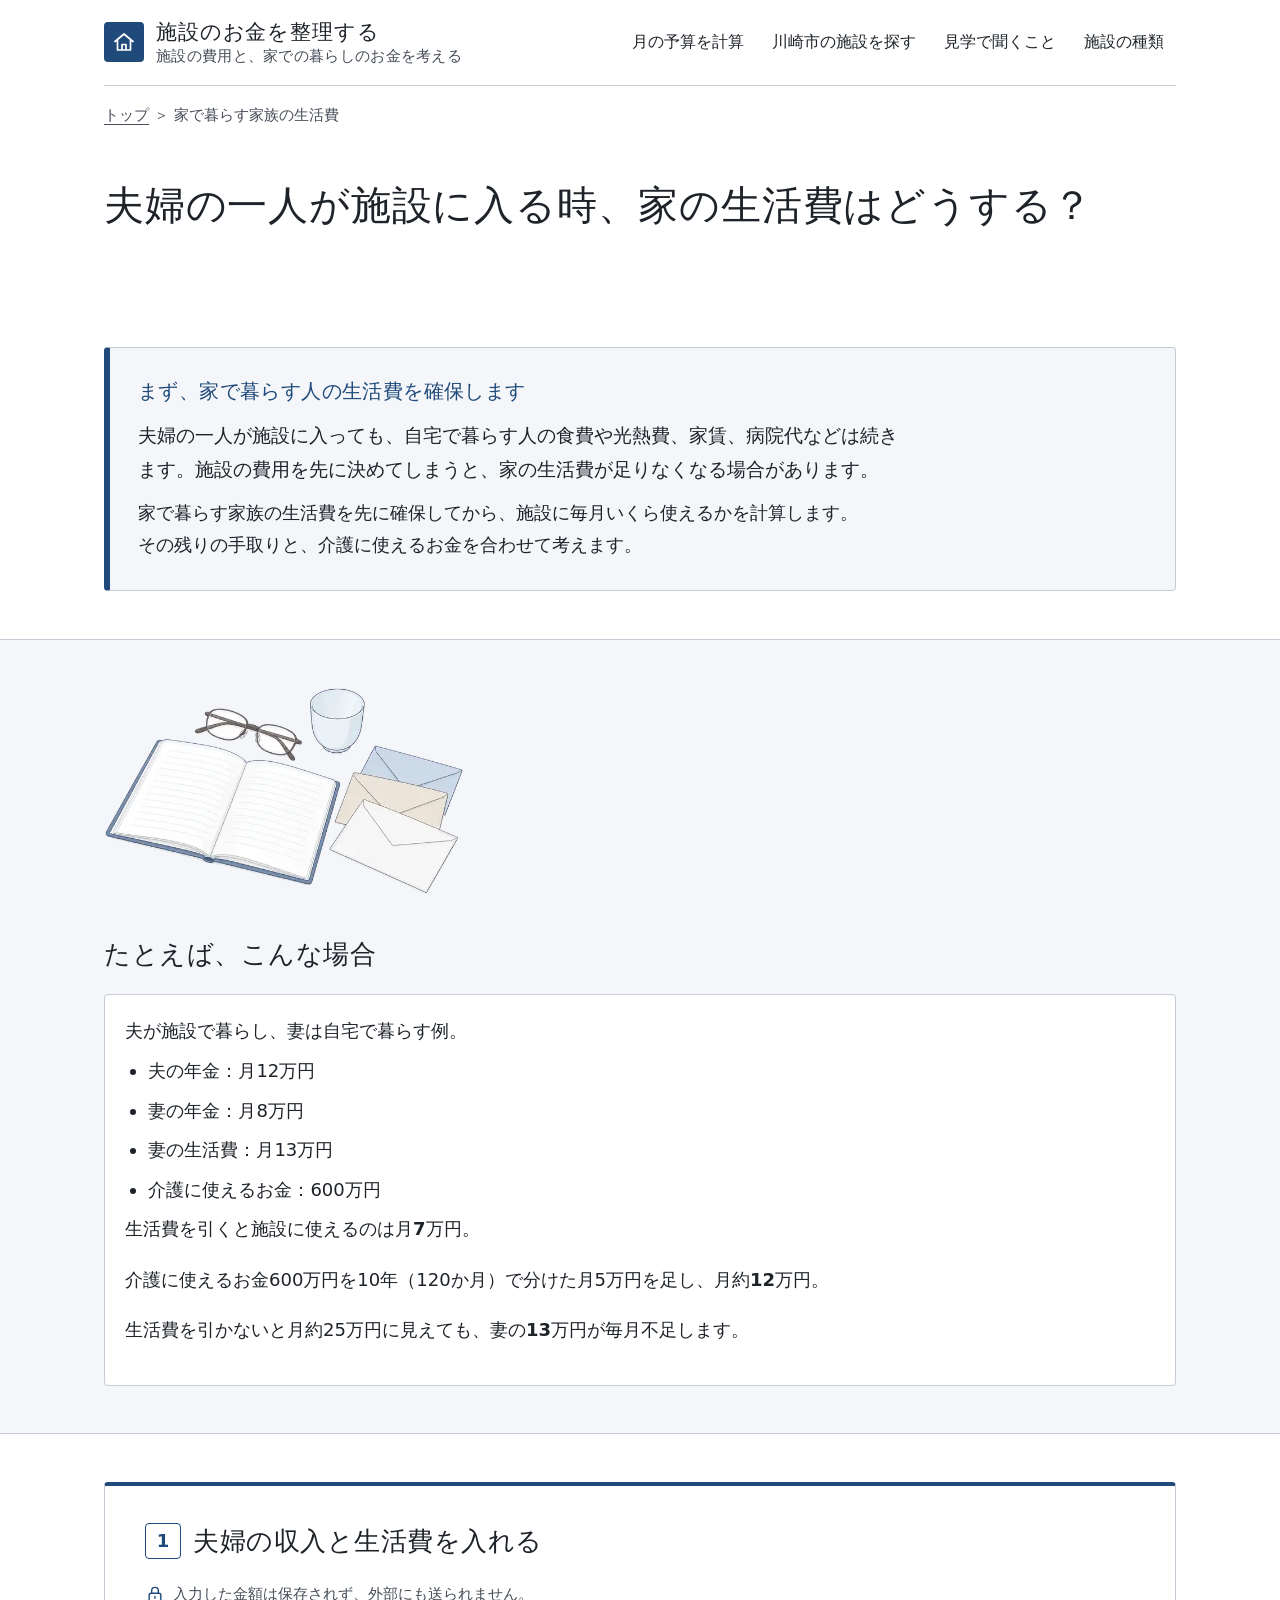
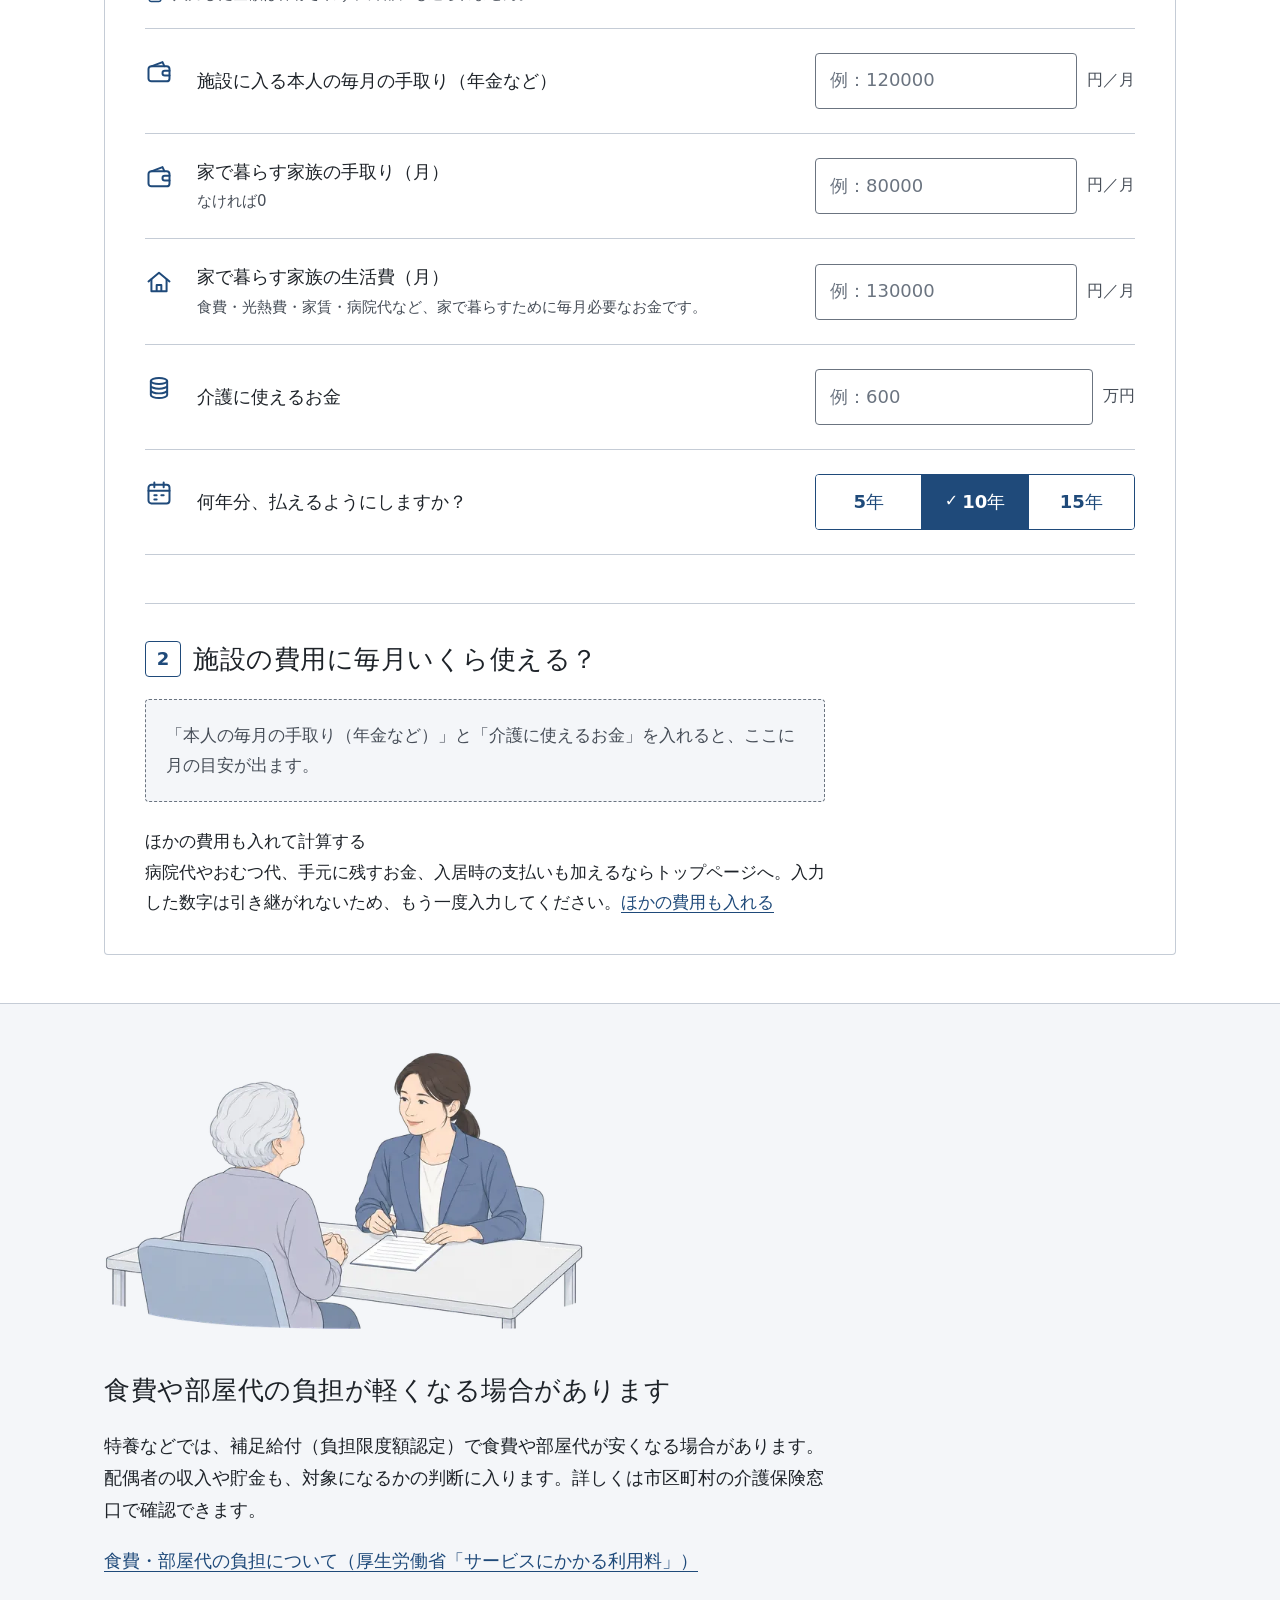
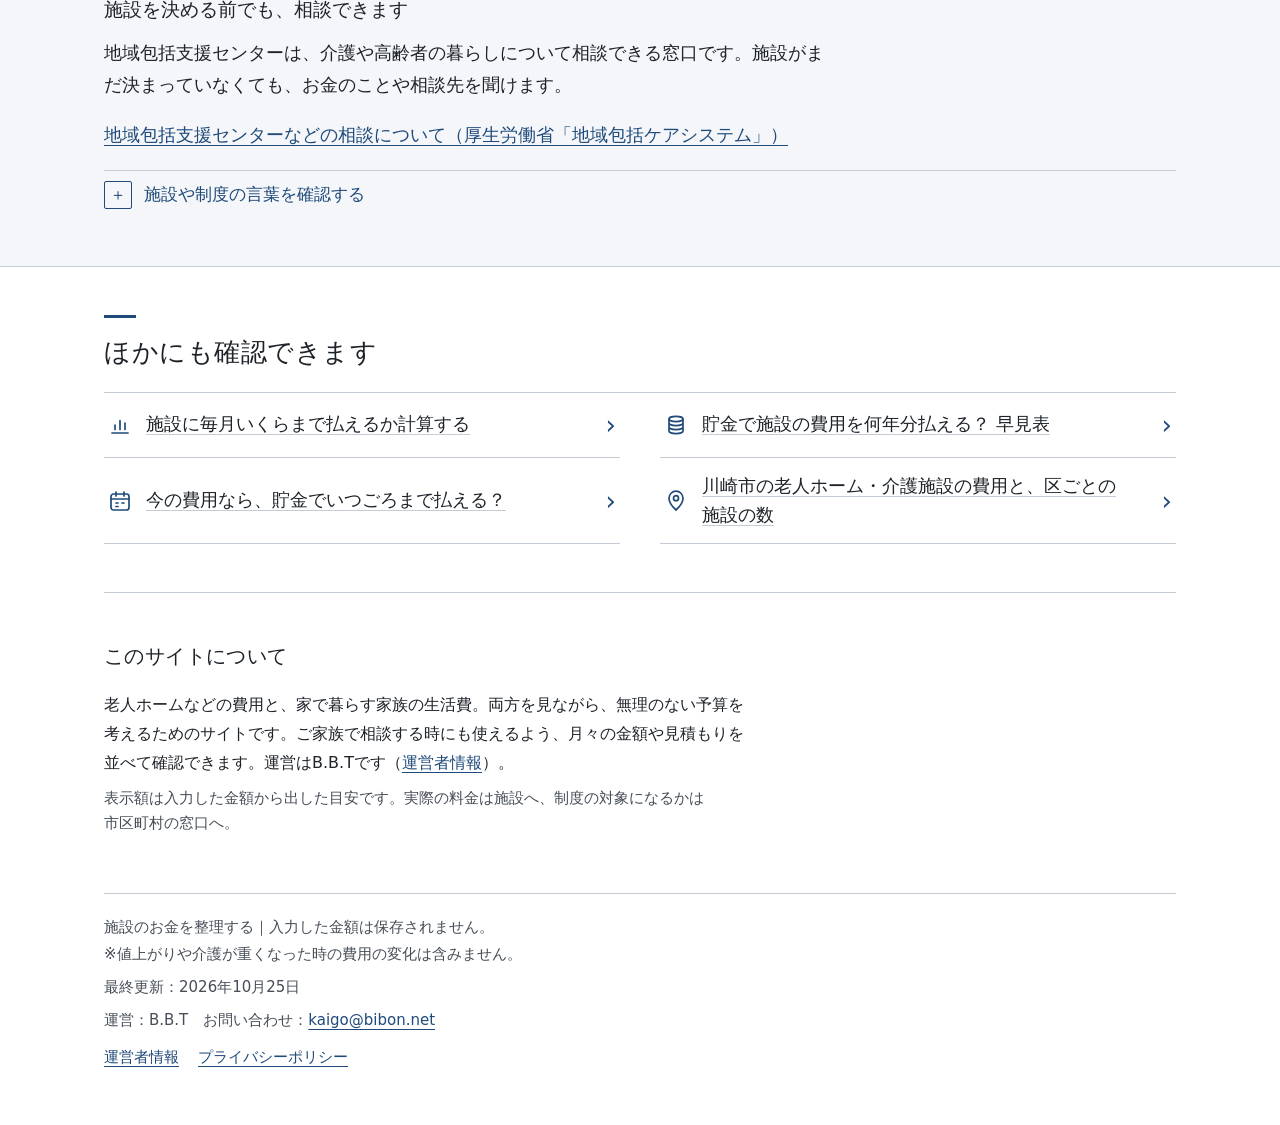
<file: nokoru-kazoku.html>
<!doctype html>
<html lang="ja">
<head>
<meta charset="utf-8">
<meta name="viewport" content="width=device-width, initial-scale=1">
<title>妻（夫）が施設に入ったら、家に残る側の生活費は足りる？</title>
<meta name="description" content="妻か夫の一人が老人ホームなどに入る時は、施設の費用だけでなく、家で暮らし続ける家族の生活費も必要です。家の生活費を先に確保してから、年金と介護に使えるお金で施設に毎月いくらまで出せるかを計算できます。入力した金額は保存されません。">
<!-- meta:auto start -->
<link rel="canonical" href="https://kaigo.bibon.net/nokoru-kazoku.html">
<meta property="og:type" content="website">
<meta property="og:site_name" content="施設のお金を整理する">
<meta property="og:locale" content="ja_JP">
<meta property="og:url" content="https://kaigo.bibon.net/nokoru-kazoku.html">
<meta property="og:title" content="妻（夫）が施設に入ったら、家に残る側の生活費は足りる？">
<meta property="og:description" content="妻か夫の一人が老人ホームなどに入る時は、施設の費用だけでなく、家で暮らし続ける家族の生活費も必要です。家の生活費を先に確保してから、年金と介護に使えるお金で施設に毎月いくらまで出せるかを計算できます。入力した金額は保存されません。">
<meta property="og:image" content="https://kaigo.bibon.net/og.jpg">
<meta property="og:image:width" content="1200">
<meta property="og:image:height" content="630">
<meta name="twitter:card" content="summary_large_image">
<link rel="icon" href="favicon.svg" type="image/svg+xml">
<!-- meta:auto end -->
<link rel="stylesheet" href="src/ui/style.css">
</head>
<body data-entry="nokoru">
<!-- icons:auto start --><svg class="sprite" aria-hidden="true" focusable="false" width="0" height="0" style="position:absolute;width:0;height:0;overflow:hidden"><symbol id="i-wallet" viewBox="0 0 24 24" fill="none" stroke="currentColor" stroke-width="1.7" stroke-linecap="round" stroke-linejoin="round"><rect x="3" y="7" width="18" height="13" rx="2.5"/><path d="M6 7l9-3.5 1.6 3.5M21 11h-4a2 2 0 0 0 0 4h4"/></symbol><symbol id="i-coins" viewBox="0 0 24 24" fill="none" stroke="currentColor" stroke-width="1.7" stroke-linecap="round" stroke-linejoin="round"><ellipse cx="12" cy="6" rx="7" ry="2.6"/><path d="M5 6v4c0 1.4 3.1 2.6 7 2.6s7-1.2 7-2.6V6M5 10v4c0 1.4 3.1 2.6 7 2.6s7-1.2 7-2.6v-4M5 14v4c0 1.4 3.1 2.6 7 2.6s7-1.2 7-2.6v-4"/></symbol><symbol id="i-cal" viewBox="0 0 24 24" fill="none" stroke="currentColor" stroke-width="1.7" stroke-linecap="round" stroke-linejoin="round"><rect x="3" y="5" width="18" height="16" rx="2.5"/><path d="M3 10h18M8 3v4M16 3v4M8 14h2M14 14h2M8 17.5h2"/></symbol><symbol id="i-doc" viewBox="0 0 24 24" fill="none" stroke="currentColor" stroke-width="1.7" stroke-linecap="round" stroke-linejoin="round"><path d="M6 3h8l4 4v14H6z"/><path d="M14 3v4h4M9 12h6M9 16h6"/></symbol><symbol id="i-lock" viewBox="0 0 24 24" fill="none" stroke="currentColor" stroke-width="1.7" stroke-linecap="round" stroke-linejoin="round"><rect x="5" y="11" width="14" height="10" rx="2.5"/><path d="M8 11V8a4 4 0 0 1 8 0v3M12 15v2"/></symbol><symbol id="i-pencil" viewBox="0 0 24 24" fill="none" stroke="currentColor" stroke-width="1.7" stroke-linecap="round" stroke-linejoin="round"><path d="M4 20l1-4.5L15.5 5l3.5 3.5L8.5 19z"/><path d="M13.5 7l3.5 3.5"/></symbol><symbol id="i-chart" viewBox="0 0 24 24" fill="none" stroke="currentColor" stroke-width="1.7" stroke-linecap="round" stroke-linejoin="round"><path d="M4 20h16M7 16.5V12M12 16.5V7.5M17 16.5V10"/></symbol><symbol id="i-building" viewBox="0 0 24 24" fill="none" stroke="currentColor" stroke-width="1.7" stroke-linecap="round" stroke-linejoin="round"><rect x="5" y="3" width="14" height="18" rx="1.5"/><path d="M9 7h2M13 7h2M9 11h2M13 11h2M9 15h2M13 15h2M11 21v-3h2v3"/></symbol><symbol id="i-check" viewBox="0 0 24 24" fill="none" stroke="currentColor" stroke-width="1.7" stroke-linecap="round" stroke-linejoin="round"><rect x="3.5" y="3.5" width="17" height="17" rx="3.5"/><path d="M8 12.2l2.8 2.8L16.5 9"/></symbol><symbol id="i-list" viewBox="0 0 24 24" fill="none" stroke="currentColor" stroke-width="1.7" stroke-linecap="round" stroke-linejoin="round"><path d="M10 6h10M10 12h10M10 18h10M4 6l1.2 1.2L7.5 5M4 12l1.2 1.2L7.5 11M4 18l1.2 1.2L7.5 17"/></symbol><symbol id="i-compare" viewBox="0 0 24 24" fill="none" stroke="currentColor" stroke-width="1.7" stroke-linecap="round" stroke-linejoin="round"><path d="M12 4v16M8 20h8M5 7h14M5 7l-2.6 6.5a2.8 2.8 0 0 0 5.2 0zM19 7l-2.6 6.5a2.8 2.8 0 0 0 5.2 0z"/></symbol><symbol id="i-pin" viewBox="0 0 24 24" fill="none" stroke="currentColor" stroke-width="1.7" stroke-linecap="round" stroke-linejoin="round"><path d="M12 21s-7-6.4-7-11.8a7 7 0 0 1 14 0C19 14.6 12 21 12 21z"/><circle cx="12" cy="9.2" r="2.5"/></symbol><symbol id="i-people" viewBox="0 0 24 24" fill="none" stroke="currentColor" stroke-width="1.7" stroke-linecap="round" stroke-linejoin="round"><circle cx="9" cy="8" r="3"/><path d="M3.5 20c0-3.2 2.5-5.6 5.5-5.6s5.5 2.4 5.5 5.6"/><circle cx="17" cy="9" r="2.4"/><path d="M15.8 14.3c2.6.2 4.7 2.3 4.7 5.2"/></symbol><symbol id="i-home" viewBox="0 0 24 24" fill="none" stroke="currentColor" stroke-width="1.7" stroke-linecap="round" stroke-linejoin="round"><path d="M3 11.5l9-7.5 9 7.5"/><path d="M5.5 9.8V20h13V9.8M10 20v-5.5h4V20"/></symbol><symbol id="i-book" viewBox="0 0 24 24" fill="none" stroke="currentColor" stroke-width="1.7" stroke-linecap="round" stroke-linejoin="round"><path d="M4 5.5c3-1.2 6-1.2 8 .8 2-2 5-2 8-.8V19c-3-1.2-6-1.2-8 .8-2-2-5-2-8-.8z"/><path d="M12 6.3V19.8"/></symbol><symbol id="i-yen" viewBox="0 0 24 24" fill="none" stroke="currentColor" stroke-width="1.7" stroke-linecap="round" stroke-linejoin="round"><circle cx="12" cy="12" r="9"/><path d="M8.6 7.2L12 12l3.4-4.8M12 12v5.5M9 12.8h6M9 15.2h6"/></symbol><symbol id="i-question" viewBox="0 0 24 24" fill="none" stroke="currentColor" stroke-width="1.7" stroke-linecap="round" stroke-linejoin="round"><circle cx="12" cy="12" r="9"/><path d="M9.5 9.5a2.6 2.6 0 0 1 5 .9c0 1.8-2.5 2.1-2.5 4M12 17.2v.1"/></symbol></svg><!-- icons:auto end -->
<div class="app">
  <header class="masthead">
    <a class="brand" href="./" aria-label="施設のお金を整理する トップへ">
      <span class="brand-mark" aria-hidden="true"><svg class="ic"><use href="#i-home"/></svg></span>
      <span class="brand-name">施設のお金を整理する<span class="brand-caption">施設の費用と、<span class="nw">家での暮らしのお金を考える</span></span></span>
    </a>
    <nav class="gnav" aria-label="サイトの中">
      <a href="./#h-hh">月の予算を計算</a><a href="kawasaki.html">川崎市の施設を探す</a><a href="./#h-ask">見学で聞くこと</a><a href="./#h-words">施設の種類</a>
    </nav>
  </header>
  <nav class="crumb" aria-label="現在地"><a href="./">トップ</a> ＞ 家で暮らす家族の生活費</nav>
  <header class="page-top">
    <h1>夫婦の一人が<wbr>施設に入る時、<wbr>家の生活費は<wbr>どうする？</h1>
  </header>

  <main>
    <section class="answer" aria-labelledby="h-answer">
      <h2 id="h-answer">まず、<wbr>家で暮らす人の<wbr>生活費を確保します</h2>
      <p class="answer-main">夫婦の一人が施設に入っても、自宅で暮らす人の食費や光熱費、家賃、病院代などは続きます。施設の費用を先に決めてしまうと、家の生活費が足りなくなる場合があります。</p>
      <p><strong>家で暮らす家族の生活費を先に確保してから</strong>、施設に毎月いくら使えるかを計算します。その残りの手取りと、介護に使えるお金を合わせて考えます。</p>
    </section>

    <section class="step band" aria-labelledby="h-why">
      <figure class="illust illust-small"><img src="src/img/shokutaku-kakei.webp" width="640" height="370" alt="" loading="lazy" decoding="async"></figure>
      <h2 id="h-why">たとえば、こんな場合</h2>
      <div class="example">
        <p class="ex-title">夫が施設で暮らし、妻は自宅で暮らす例。</p>
        <ul>
          <li>夫の年金：月12万円</li>
          <li>妻の年金：月8万円</li>
          <li>妻の生活費：月13万円</li>
          <li>介護に使えるお金：600万円</li>
        </ul>
        <p>生活費を引くと施設に使えるのは<strong>月7万円</strong>。</p>
        <p>介護に使えるお金600万円を10年（120か月）で分けた月5万円を足し、<strong>月約12万円</strong>。</p>
        <p>生活費を引かないと月約25万円に見えても、<strong>妻の13万円が毎月不足します</strong>。</p>
      </div>
    </section>

    <section class="step main-tool" aria-labelledby="h-calc">
      <h2 id="h-calc"><span class="num">1</span>夫婦の収入と生活費を入れる</h2>
      <p class="lockline"><svg class="ic" aria-hidden="true"><use href="#i-lock"/></svg><span>入力した金額は保存されず、外部にも送られません。</span></p>
      <div class="fields">
        <div class="field fcard">
          <span class="ficon" aria-hidden="true"><svg class="ic"><use href="#i-wallet"/></svg></span>
          <div class="ftext"><label for="e-self">施設に入る本人の毎月の手取り（年金など）</label></div>
          <div class="finput"><input id="e-self" data-v="self" data-unit="yen" type="text" inputmode="numeric" autocomplete="off" placeholder="例：120000"><span class="unit">円／月</span><p class="err" role="alert"></p></div>
        </div>
        <div class="field fcard">
          <span class="ficon" aria-hidden="true"><svg class="ic"><use href="#i-wallet"/></svg></span>
          <div class="ftext"><label for="e-spouse">家で暮らす家族の手取り（月）</label><p class="sub">なければ0</p></div>
          <div class="finput"><input id="e-spouse" data-v="spouse" data-unit="yen" type="text" inputmode="numeric" autocomplete="off" placeholder="例：80000"><span class="unit">円／月</span><p class="err" role="alert"></p></div>
        </div>
        <div class="field fcard">
          <span class="ficon" aria-hidden="true"><svg class="ic"><use href="#i-home"/></svg></span>
          <div class="ftext"><label for="e-living">家で暮らす家族の生活費（月）</label><p class="sub">食費・光熱費・家賃・病院代など、家で暮らすために毎月必要なお金です。</p></div>
          <div class="finput"><input id="e-living" data-v="living" data-unit="yen" type="text" inputmode="numeric" autocomplete="off" placeholder="例：130000"><span class="unit">円／月</span><p class="err" role="alert"></p></div>
        </div>
        <div class="field fcard">
          <span class="ficon" aria-hidden="true"><svg class="ic"><use href="#i-coins"/></svg></span>
          <div class="ftext"><label for="e-funds">介護に使えるお金</label></div>
          <div class="finput"><input id="e-funds" data-v="funds" data-unit="man" type="text" inputmode="decimal" autocomplete="off" placeholder="例：600"><span class="unit">万円</span><p class="err" role="alert"></p></div>
        </div>
      <div class="fcard mode" role="radiogroup" aria-labelledby="lg-period">
        <span class="ficon" aria-hidden="true"><svg class="ic"><use href="#i-cal"/></svg></span>
        <div class="ftext"><p class="flabel" id="lg-period">何年分、払えるようにしますか？</p></div>
        <div class="seg">
          <label><input type="radio" name="period" value="5"> 5年</label>
          <label><input type="radio" name="period" value="10" checked> 10年</label>
          <label><input type="radio" name="period" value="15"> 15年</label>
        </div>
      </div>
      </div>
      <h2 class="res-head"><span class="num">2</span>施設の費用に<wbr>毎月いくら使える？</h2>
      <div id="entry-result" class="budget-result" aria-live="polite"></div>
      <p class="to-tool"><strong>ほかの費用も入れて計算する</strong><br>病院代やおむつ代、手元に残すお金、入居時の支払いも加えるならトップページへ。入力した数字は引き継がれないため、もう一度入力してください。<a href="./#more-box">ほかの費用も入れる</a></p>
    </section>

    <section class="step band" aria-labelledby="h-know">
      <figure class="illust illust-wide"><img src="src/img/soudan-houkatsu.webp" width="640" height="373" alt="相談窓口で職員の話を聞く女性" loading="lazy" decoding="async"></figure>
      <h2 id="h-know">食費や部屋代の負担が<wbr>軽くなる場合があります</h2>
      <p>特養などでは、<strong>補足給付（負担限度額認定）</strong>で食費や部屋代が安くなる場合があります。<strong>配偶者の収入や貯金も、対象になるかの判断に入ります。</strong>詳しくは市区町村の介護保険窓口で確認できます。</p>
      <p><a href="https://www.kaigokensaku.mhlw.go.jp/commentary/fee.html" target="_blank" rel="noopener noreferrer">食費・部屋代の負担について（厚生労働省「サービスにかかる利用料」）</a></p>
      <h3>施設を決める前でも、相談できます</h3>
      <p>地域包括支援センターは、介護や高齢者の暮らしについて相談できる窓口です。施設がまだ決まっていなくても、お金のことや相談先を聞けます。</p>
      <p><a href="https://www.mhlw.go.jp/stf/seisakunitsuite/bunya/hukushi_kaigo/kaigo_koureisha/chiiki-houkatsu/" target="_blank" rel="noopener noreferrer">地域包括支援センターなどの相談について（厚生労働省「地域包括ケアシステム」）</a></p>
<!-- words:mini tokuyo,hosoku,houkatsu 施設や制度の言葉を確認する start -->
<details class="fold words-mini"><summary>施設や制度の言葉を確認する</summary><dl><dt>特別養護老人ホーム（特養）</dt><dd>介護が多く必要になった方が暮らす、介護保険の施設です。原則、要介護3以上の方が対象です。費用は民間の有料老人ホームより抑えられる傾向がありますが、空きを待つ場合もあります。申し込んだ順に入れるとは限りません。</dd><dt>補足給付（負担限度額認定）</dt><dd>収入や貯金によって、食費や部屋代が安くなる場合があります。対象は特養・老健・介護医療院・ショートステイです。市区町村に申請して認定を受けます。有料老人ホームやグループホームは対象になりません。</dd><dt>地域包括支援センター</dt><dd>高齢者の暮らしや介護について相談できる、地域の窓口です。施設がまだ決まっていなくても、介護のことやお金のこと、どこへ相談すればよいかを聞けます。</dd></dl></details>
<!-- words end -->
    </section>

    <nav class="more-q" aria-labelledby="h-more-q">
      <h2 id="h-more-q">ほかにも確認できます</h2>
      <ul>
        <li><a href="./"><svg class="ic" aria-hidden="true"><use href="#i-chart"/></svg><span>施設に毎月いくらまで払えるか<span class="nw">計算する</span></span><span class="arr" aria-hidden="true">›</span></a></li>
        <li><a href="chokin-nannen.html"><svg class="ic" aria-hidden="true"><use href="#i-coins"/></svg><span>貯金で施設の費用を<span class="nw">何年分払える？</span> 早見表</span><span class="arr" aria-hidden="true">›</span></a></li>
        <li><a href="harae-naku-naru.html"><svg class="ic" aria-hidden="true"><use href="#i-cal"/></svg><span>今の費用なら、貯金で<span class="nw">いつごろまで払える？</span></span><span class="arr" aria-hidden="true">›</span></a></li>
        <li><a href="kawasaki.html"><svg class="ic" aria-hidden="true"><use href="#i-pin"/></svg><span>川崎市の老人ホーム・介護施設の費用と、区ごとの<span class="nw">施設の数</span></span><span class="arr" aria-hidden="true">›</span></a></li>
      </ul>
    </nav>
  </main>

  <aside class="about-site" id="about-site" aria-labelledby="h-about-site">
    <h2 id="h-about-site">このサイトについて</h2>
    <p>老人ホームなどの費用と、家で暮らす家族の生活費。両方を見ながら、無理のない予算を考えるためのサイトです。ご家族で相談する時にも使えるよう、月々の金額や見積もりを並べて確認できます。運営はB.B.Tです（<a href="operator.html">運営者情報</a>）。</p>
    <p class="note">表示額は入力した金額から出した目安です。実際の料金は施設へ、制度の対象になるかは市区町村の窓口へ。</p>
  </aside>

  <footer class="foot"><p>施設のお金を整理する｜入力した金額は保存されません。<br>※値上がりや介護が重くなった時の費用の変化は含みません。</p><p>最終更新：2026年10月25日</p><p>運営：B.B.T　お問い合わせ：<a class="nw" href="mailto:kaigo@bibon.net">kaigo@bibon.net</a></p><p class="foot-links"><a href="operator.html">運営者情報</a>　<a href="privacy.html">プライバシーポリシー</a></p></footer>
</div>
<script src="src/calc/core.js"></script>
<script src="src/ui/report.js"></script>
<script src="src/ui/entry.js"></script>
</body>
</html>
</file>
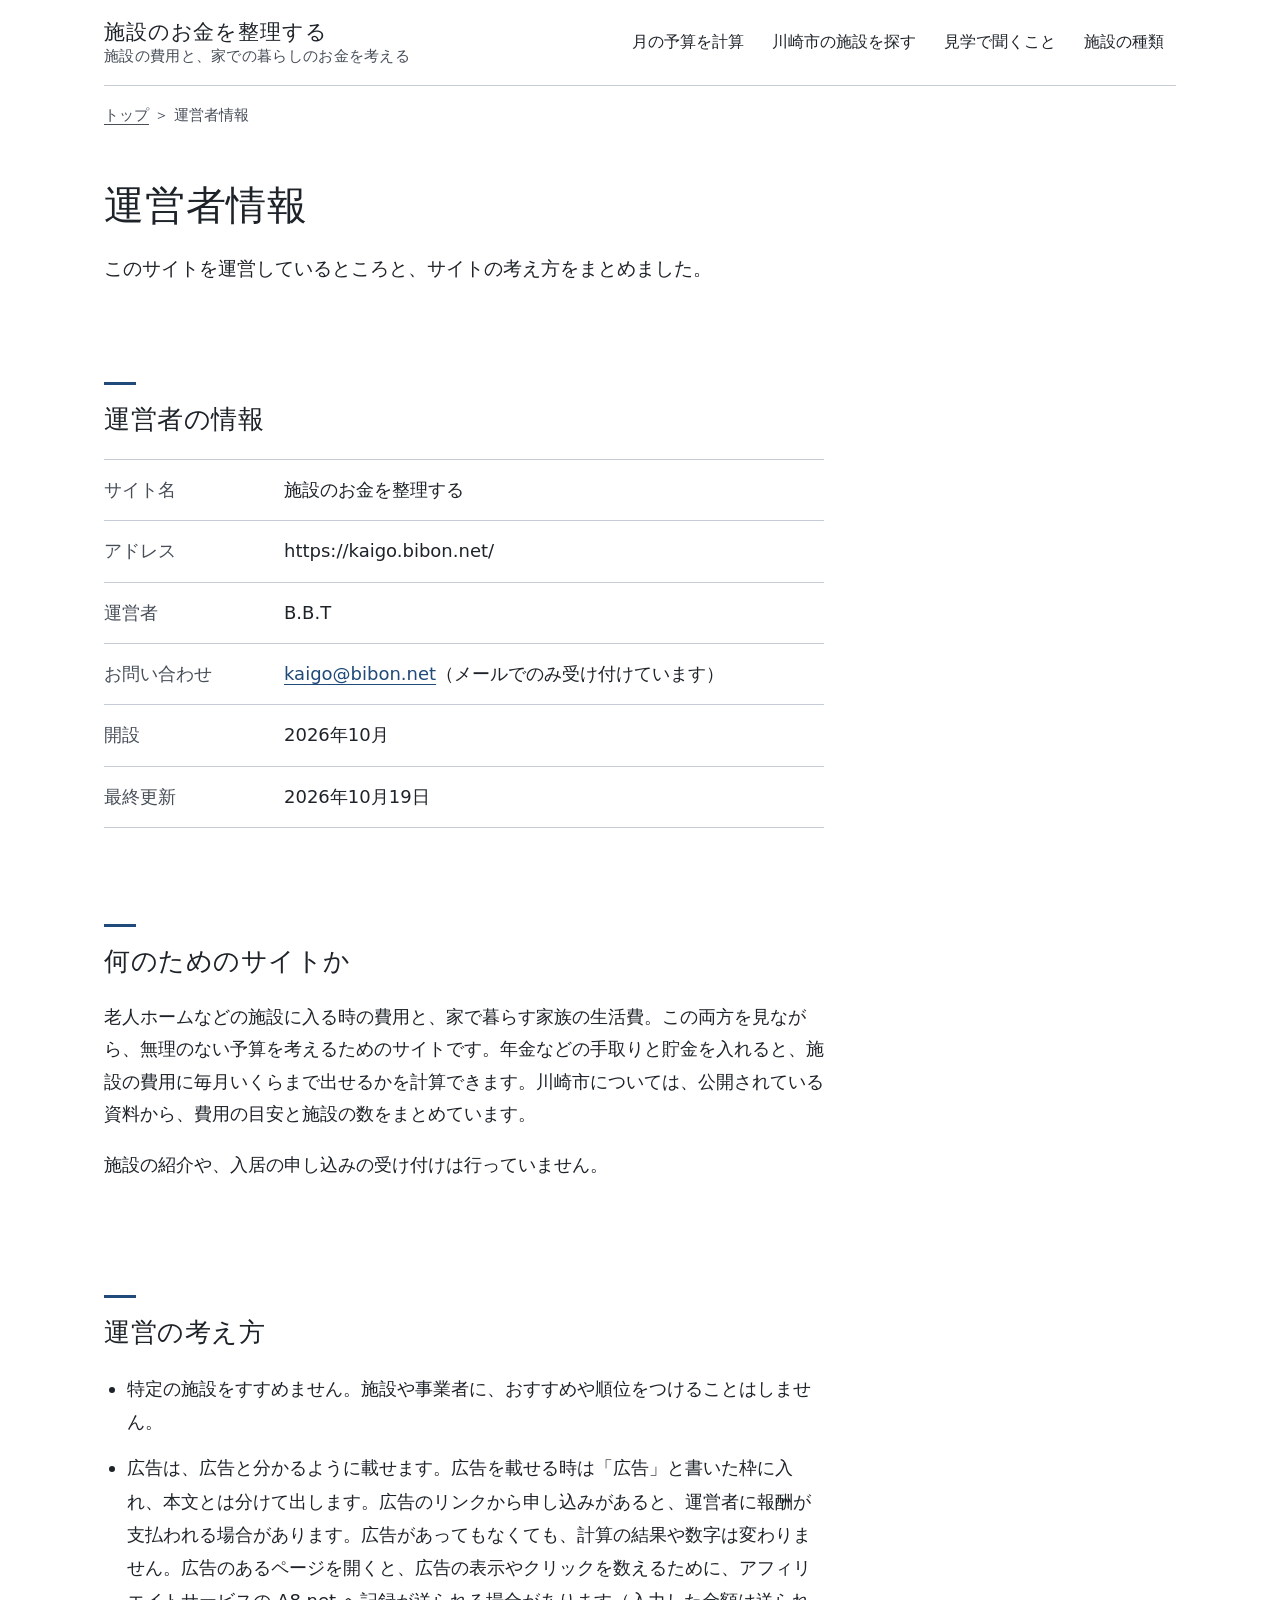
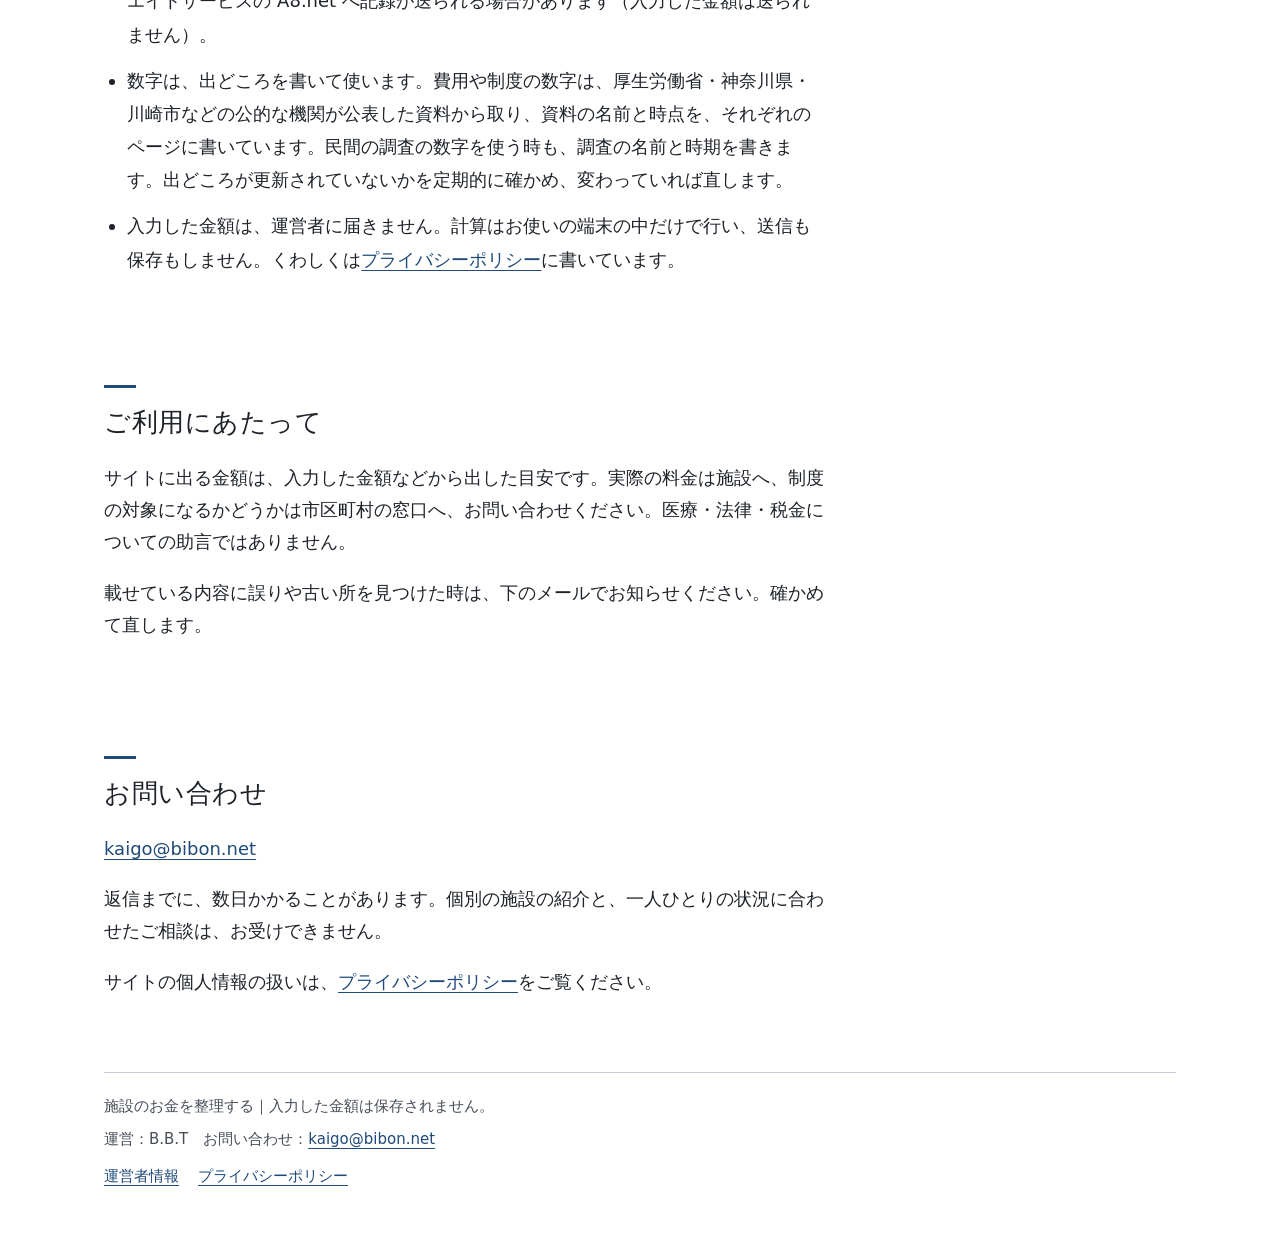
<file: operator.html>
<!doctype html>
<html lang="ja">
<head>
<meta charset="utf-8">
<meta name="viewport" content="width=device-width, initial-scale=1">
<title>運営者情報｜施設のお金を整理する</title>
<meta name="description" content="「施設のお金を整理する」の運営者（B.B.T）、サイトの目的、広告と数字の出どころについての考え方、お問い合わせ先をまとめています。">
<!-- meta:auto start -->
<link rel="canonical" href="https://kaigo.bibon.net/operator.html">
<meta property="og:type" content="website">
<meta property="og:site_name" content="施設のお金を整理する">
<meta property="og:locale" content="ja_JP">
<meta property="og:url" content="https://kaigo.bibon.net/operator.html">
<meta property="og:title" content="運営者情報｜施設のお金を整理する">
<meta property="og:description" content="「施設のお金を整理する」の運営者（B.B.T）、サイトの目的、広告と数字の出どころについての考え方、お問い合わせ先をまとめています。">
<meta property="og:image" content="https://kaigo.bibon.net/og.jpg">
<meta property="og:image:width" content="1200">
<meta property="og:image:height" content="630">
<meta name="twitter:card" content="summary_large_image">
<link rel="icon" href="favicon.svg" type="image/svg+xml">
<!-- meta:auto end -->
<link rel="stylesheet" href="src/ui/style.css">
</head>
<body>
<div class="app">
  <header class="masthead">
    <a class="brand" href="./" aria-label="施設のお金を整理する トップへ">
      <span class="brand-name">施設のお金を整理する<span class="brand-caption">施設の費用と、<span class="nw">家での暮らしのお金を考える</span></span></span>
    </a>
    <nav class="gnav" aria-label="サイトの中">
      <a href="./#h-hh">月の予算を計算</a><a href="kawasaki.html">川崎市の施設を探す</a><a href="./#h-ask">見学で聞くこと</a><a href="./#h-words">施設の種類</a>
    </nav>
  </header>
  <nav class="crumb" aria-label="現在地"><a href="./">トップ</a> ＞ 運営者情報</nav>
  <header class="page-top">
    <h1>運営者情報</h1>
    <p class="lead">このサイトを運営しているところと、サイトの考え方をまとめました。</p>
  </header>

  <main>
    <section class="step" aria-labelledby="h-info">
      <h2 id="h-info">運営者の情報</h2>
      <dl class="info-list">
        <dt>サイト名</dt><dd>施設のお金を整理する</dd>
        <dt>アドレス</dt><dd>https://kaigo.bibon.net/</dd>
        <dt>運営者</dt><dd>B.B.T</dd>
        <dt>お問い合わせ</dt><dd><a class="nw" href="mailto:kaigo@bibon.net">kaigo@bibon.net</a>（メールでのみ受け付けています）</dd>
        <dt>開設</dt><dd>2026年10月</dd>
        <dt>最終更新</dt><dd>2026年10月19日</dd>
      </dl>
    </section>

    <section class="step" aria-labelledby="h-what">
      <h2 id="h-what">何のためのサイトか</h2>
      <p>老人ホームなどの施設に入る時の費用と、家で暮らす家族の生活費。この両方を見ながら、無理のない予算を考えるためのサイトです。年金などの手取りと貯金を入れると、施設の費用に毎月いくらまで出せるかを計算できます。川崎市については、公開されている資料から、費用の目安と施設の数をまとめています。</p>
      <p>施設の紹介や、入居の申し込みの受け付けは行っていません。</p>
    </section>

    <section class="step" aria-labelledby="h-policy">
      <h2 id="h-policy">運営の考え方</h2>
      <ul class="plain">
        <li><strong>特定の施設をすすめません。</strong>施設や事業者に、おすすめや順位をつけることはしません。</li>
        <li><strong>広告は、広告と分かるように載せます。</strong>広告を載せる時は「広告」と書いた枠に入れ、本文とは分けて出します。広告のリンクから申し込みがあると、運営者に報酬が支払われる場合があります。広告があってもなくても、計算の結果や数字は変わりません。広告のあるページを開くと、広告の表示やクリックを数えるために、アフィリエイトサービスの A8.net へ記録が送られる場合があります（入力した金額は送られません）。</li>
        <li><strong>数字は、出どころを書いて使います。</strong>費用や制度の数字は、厚生労働省・神奈川県・川崎市などの公的な機関が公表した資料から取り、資料の名前と時点を、それぞれのページに書いています。民間の調査の数字を使う時も、調査の名前と時期を書きます。出どころが更新されていないかを定期的に確かめ、変わっていれば直します。</li>
        <li><strong>入力した金額は、運営者に届きません。</strong>計算はお使いの端末の中だけで行い、送信も保存もしません。くわしくは<a href="privacy.html">プライバシーポリシー</a>に書いています。</li>
      </ul>
    </section>

    <section class="step" aria-labelledby="h-use">
      <h2 id="h-use">ご利用にあたって</h2>
      <p>サイトに出る金額は、入力した金額などから出した目安です。実際の料金は施設へ、制度の対象になるかどうかは市区町村の窓口へ、お問い合わせください。医療・法律・税金についての助言ではありません。</p>
      <p>載せている内容に誤りや古い所を見つけた時は、下のメールでお知らせください。確かめて直します。</p>
    </section>

    <section class="step" aria-labelledby="h-contact">
      <h2 id="h-contact">お問い合わせ</h2>
      <p><a class="nw" href="mailto:kaigo@bibon.net">kaigo@bibon.net</a></p>
      <p>返信までに、数日かかることがあります。個別の施設の紹介と、一人ひとりの状況に合わせたご相談は、お受けできません。</p>
      <p>サイトの個人情報の扱いは、<a href="privacy.html">プライバシーポリシー</a>をご覧ください。</p>
    </section>

  </main>

  <footer class="foot"><p>施設のお金を整理する｜入力した金額は保存されません。</p><p>運営：B.B.T　お問い合わせ：<a class="nw" href="mailto:kaigo@bibon.net">kaigo@bibon.net</a></p><p class="foot-links"><a href="operator.html">運営者情報</a>　<a href="privacy.html">プライバシーポリシー</a></p></footer>
</div>
</body>
</html>
</file>
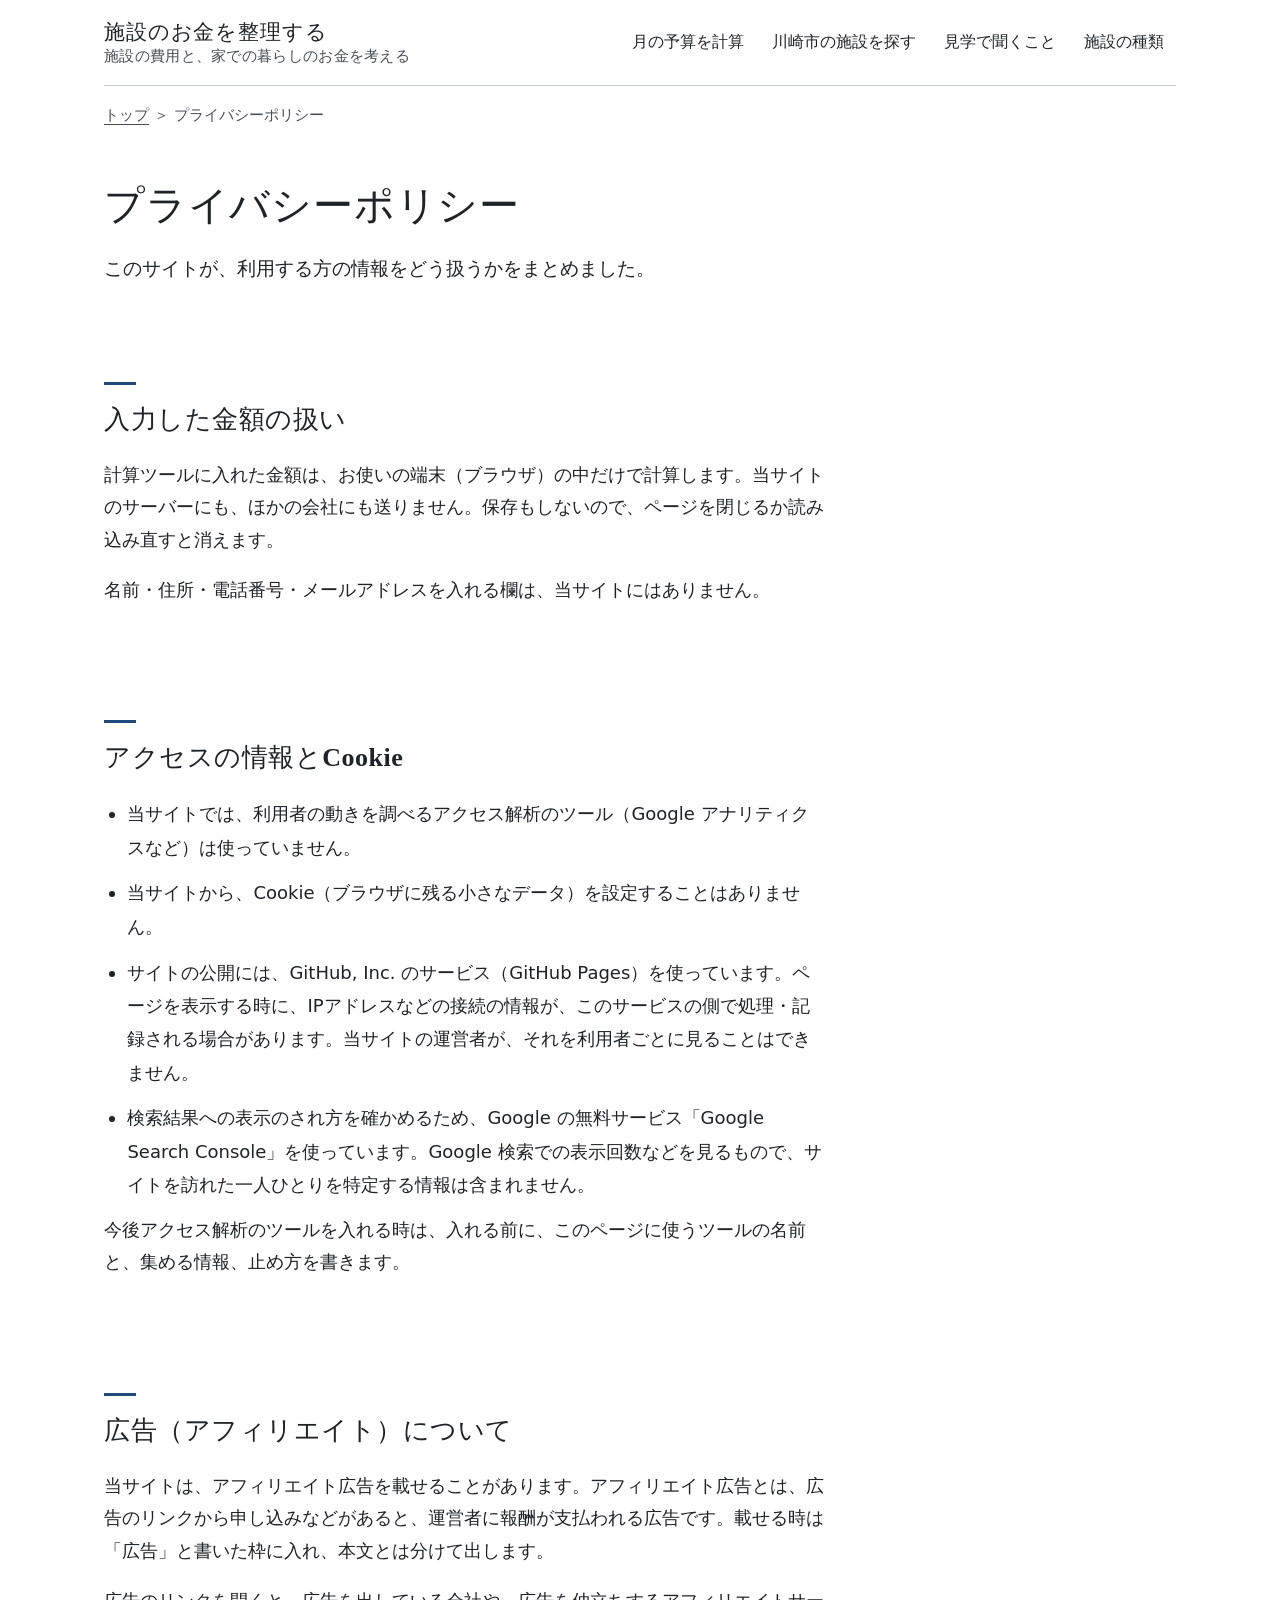
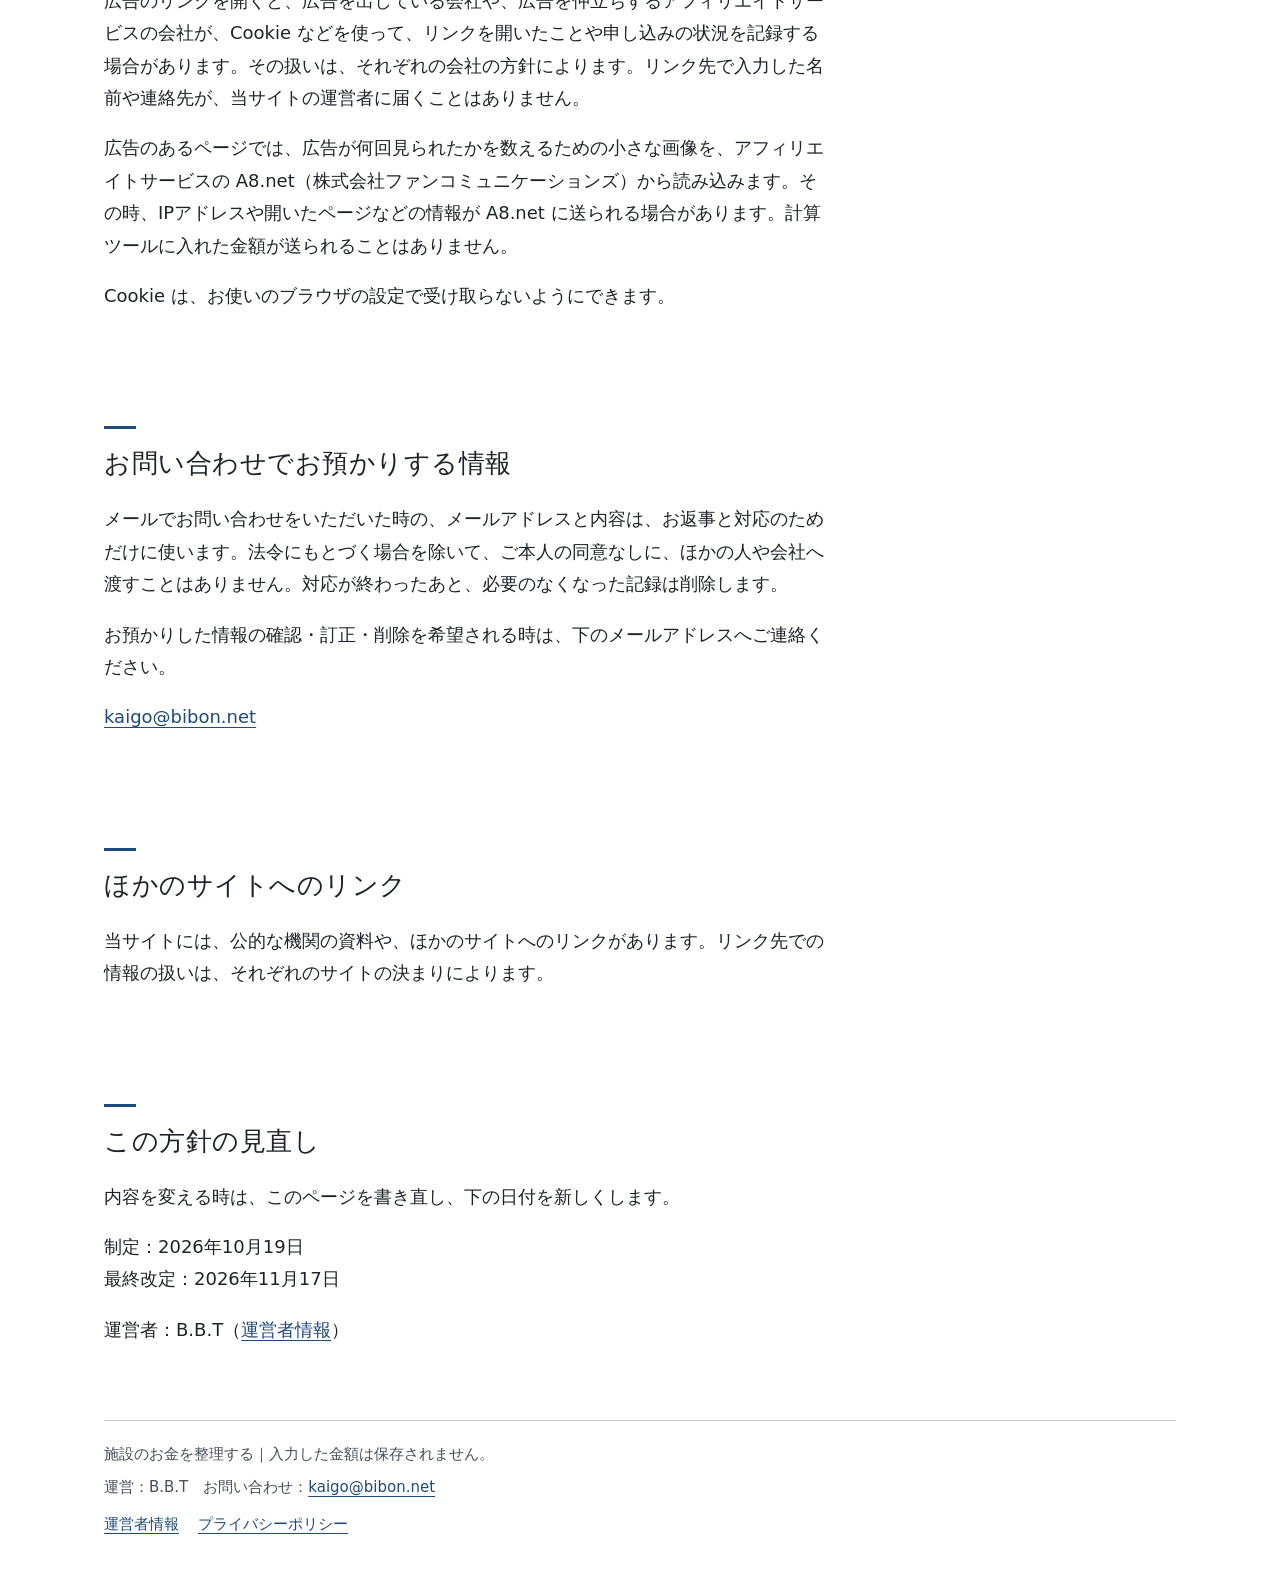
<file: privacy.html>
<!doctype html>
<html lang="ja">
<head>
<meta charset="utf-8">
<meta name="viewport" content="width=device-width, initial-scale=1">
<title>プライバシーポリシー｜施設のお金を整理する</title>
<meta name="description" content="「施設のお金を整理する」の、入力した金額・アクセスの情報・Cookie・広告・お問い合わせでお預かりする情報の扱いをまとめています。">
<!-- meta:auto start -->
<link rel="canonical" href="https://kaigo.bibon.net/privacy.html">
<meta property="og:type" content="website">
<meta property="og:site_name" content="施設のお金を整理する">
<meta property="og:locale" content="ja_JP">
<meta property="og:url" content="https://kaigo.bibon.net/privacy.html">
<meta property="og:title" content="プライバシーポリシー｜施設のお金を整理する">
<meta property="og:description" content="「施設のお金を整理する」の、入力した金額・アクセスの情報・Cookie・広告・お問い合わせでお預かりする情報の扱いをまとめています。">
<meta property="og:image" content="https://kaigo.bibon.net/og.jpg">
<meta property="og:image:width" content="1200">
<meta property="og:image:height" content="630">
<meta name="twitter:card" content="summary_large_image">
<link rel="icon" href="favicon.svg" type="image/svg+xml">
<!-- meta:auto end -->
<link rel="stylesheet" href="src/ui/style.css">
</head>
<body>
<div class="app">
  <header class="masthead">
    <a class="brand" href="./" aria-label="施設のお金を整理する トップへ">
      <span class="brand-name">施設のお金を整理する<span class="brand-caption">施設の費用と、<span class="nw">家での暮らしのお金を考える</span></span></span>
    </a>
    <nav class="gnav" aria-label="サイトの中">
      <a href="./#h-hh">月の予算を計算</a><a href="kawasaki.html">川崎市の施設を探す</a><a href="./#h-ask">見学で聞くこと</a><a href="./#h-words">施設の種類</a>
    </nav>
  </header>
  <nav class="crumb" aria-label="現在地"><a href="./">トップ</a> ＞ プライバシーポリシー</nav>
  <header class="page-top">
    <h1>プライバシーポリシー</h1>
    <p class="lead">このサイトが、利用する方の情報をどう扱うかをまとめました。</p>
  </header>

  <main>
    <section class="step" aria-labelledby="h-input">
      <h2 id="h-input">入力した金額の扱い</h2>
      <p>計算ツールに入れた金額は、お使いの端末（ブラウザ）の中だけで計算します。当サイトのサーバーにも、ほかの会社にも送りません。保存もしないので、ページを閉じるか読み込み直すと消えます。</p>
      <p>名前・住所・電話番号・メールアドレスを入れる欄は、当サイトにはありません。</p>
    </section>

    <section class="step" aria-labelledby="h-collect">
      <h2 id="h-collect">アクセスの情報とCookie</h2>
      <ul class="plain">
        <li>当サイトでは、利用者の動きを調べるアクセス解析のツール（Google アナリティクスなど）は使っていません。</li>
        <li>当サイトから、Cookie（ブラウザに残る小さなデータ）を設定することはありません。</li>
        <li>サイトの公開には、GitHub, Inc. のサービス（GitHub Pages）を使っています。ページを表示する時に、IPアドレスなどの接続の情報が、このサービスの側で処理・記録される場合があります。当サイトの運営者が、それを利用者ごとに見ることはできません。</li>
        <li>検索結果への表示のされ方を確かめるため、Google の無料サービス「Google Search Console」を使っています。Google 検索での表示回数などを見るもので、サイトを訪れた一人ひとりを特定する情報は含まれません。</li>
      </ul>
      <p>今後アクセス解析のツールを入れる時は、入れる前に、このページに使うツールの名前と、集める情報、止め方を書きます。</p>
    </section>

    <section class="step" aria-labelledby="h-ad">
      <h2 id="h-ad">広告（アフィリエイト）について</h2>
      <p>当サイトは、アフィリエイト広告を載せることがあります。アフィリエイト広告とは、広告のリンクから申し込みなどがあると、運営者に報酬が支払われる広告です。載せる時は「広告」と書いた枠に入れ、本文とは分けて出します。</p>
      <p>広告のリンクを開くと、広告を出している会社や、広告を仲立ちするアフィリエイトサービスの会社が、Cookie などを使って、リンクを開いたことや申し込みの状況を記録する場合があります。その扱いは、それぞれの会社の方針によります。リンク先で入力した名前や連絡先が、当サイトの運営者に届くことはありません。</p>
      <p>広告のあるページでは、広告が何回見られたかを数えるための小さな画像を、アフィリエイトサービスの A8.net（株式会社ファンコミュニケーションズ）から読み込みます。その時、IPアドレスや開いたページなどの情報が A8.net に送られる場合があります。計算ツールに入れた金額が送られることはありません。</p>
      <p>Cookie は、お使いのブラウザの設定で受け取らないようにできます。</p>
    </section>

    <section class="step" aria-labelledby="h-mail">
      <h2 id="h-mail">お問い合わせでお預かりする情報</h2>
      <p>メールでお問い合わせをいただいた時の、メールアドレスと内容は、お返事と対応のためだけに使います。法令にもとづく場合を除いて、ご本人の同意なしに、ほかの人や会社へ渡すことはありません。対応が終わったあと、必要のなくなった記録は削除します。</p>
      <p>お預かりした情報の確認・訂正・削除を希望される時は、下のメールアドレスへご連絡ください。</p>
      <p><a class="nw" href="mailto:kaigo@bibon.net">kaigo@bibon.net</a></p>
    </section>

    <section class="step" aria-labelledby="h-link">
      <h2 id="h-link">ほかのサイトへのリンク</h2>
      <p>当サイトには、公的な機関の資料や、ほかのサイトへのリンクがあります。リンク先での情報の扱いは、それぞれのサイトの決まりによります。</p>
    </section>

    <section class="step" aria-labelledby="h-rev">
      <h2 id="h-rev">この方針の見直し</h2>
      <p>内容を変える時は、このページを書き直し、下の日付を新しくします。</p>
      <p>制定：2026年10月19日<br>最終改定：2026年11月17日</p>
      <p>運営者：B.B.T（<a href="operator.html">運営者情報</a>）</p>
    </section>

  </main>

  <footer class="foot"><p>施設のお金を整理する｜入力した金額は保存されません。</p><p>運営：B.B.T　お問い合わせ：<a class="nw" href="mailto:kaigo@bibon.net">kaigo@bibon.net</a></p><p class="foot-links"><a href="operator.html">運営者情報</a>　<a href="privacy.html">プライバシーポリシー</a></p></footer>
</div>
</body>
</html>
</file>
<file: src/ui/style.css>
/* 施設のお金を整理する — 見た目（外部のフォント・スクリプトは読まない）
   2026-10-16 作り直し「藍と墨の手引き」（設計メモ：kaigo_tool/design_note_20261016.md）
   ・画面（@media screen）はこのファイルの前半で全部決める。印刷の紙（@media print）は後半＝2026-10-15 までの版をそのまま残した
   ・文字の床：本文 17px 以上・補足や表 15px 以上・入力 16px 以上（門：tools/redesign_visual_check.mjs）
   ・色：白い紙・墨の字・藍1色。区切りは面の色ではなく線（白とクリームは年を重ねた目で見分けにくい＝川崎市CUDガイドライン p.5）
   ・飾りの植物の絵は使わない */
@media screen {
  :root {
    --paper: #ffffff;
    --surface: #f4f6f9;
    --result: #eaf0f7;
    --ink: #1e2329;
    --ink-2: #474e58;
    --ai: #1f4a7a;
    --ai-deep: #143a62;
    --ai-line: #9fb3cb;
    --rule: #c5ccd6;
    --field: #6b7480;
    --shu: #b4381f;
    --shu-bg: #fdf1ee;
    --cha: #7a4a00;
    --cha-bg: #fff6e3;
    --cha-line: #b07a1a;
    /* アクセント（5%）：柿色。主ボタン・結果の大きな数字・川崎市の方への札・予算以内の件数の4か所だけ（2026-10-16 70:25:5） */
    --kaki: #ad5216;
    --kaki-deep: #8f4210;
    /* 余白の決まり（design_note_20261016.md §6・門＝tools/redesign_visual_check.mjs）。節の上下＝--sec-y、画面の左右＝--gutter、枠の内側＝--pad */
    --gutter: 20px;
    --sec-y: 36px;
    --pad: 20px;
    --sans: "Hiragino Sans", "Hiragino Kaku Gothic ProN", "BIZ UDPGothic", "Yu Gothic", "YuGothic", "Meiryo", system-ui, sans-serif;
    --serif: "Hiragino Mincho ProN", "BIZ UDPMincho", "Yu Mincho", "YuMincho", "Noto Serif JP", "Noto Serif CJK JP", serif;
    --r: 4px;
  }
  * { box-sizing: border-box; }
  html { -webkit-text-size-adjust: 100%; }
  body { margin: 0; background: var(--paper); color: var(--ink); font-family: var(--sans); font-size: 17px; line-height: 1.8; font-synthesis: none; }
  .app { max-width: 1120px; margin: 0 auto; padding: 0 var(--gutter) 48px; }
  p { margin: 0 0 1em; }
  ul, ol { margin: 0 0 1em; }
  strong { font-weight: 700; }
  a { color: var(--ai); text-decoration: underline; text-decoration-thickness: 1px; text-underline-offset: 4px; }
  a:hover { color: var(--ai-deep); text-decoration-thickness: 2px; }
  :focus-visible { outline: 3px solid var(--ai); outline-offset: 3px; }
  .ic { width: 24px; height: 24px; flex: none; display: inline-block; vertical-align: middle; }

  /* ---- 見出し：明朝・節の頭に藍の短い太線 ---- */
  h1, h2 { font-family: var(--serif); font-weight: 600; color: var(--ink); letter-spacing: .02em; }
  h1 { font-size: 40px; line-height: 1.45; margin: 0 0 20px; word-break: keep-all; overflow-wrap: anywhere; }
  h2 { font-size: 26px; line-height: 1.5; margin: 0 0 20px; display: flex; align-items: flex-start; gap: 12px; word-break: keep-all; overflow-wrap: anywhere; }
  h2 .num { margin-top: 1px; }
  h3 { font-size: 19px; line-height: 1.55; margin: 0 0 12px; font-weight: 700; }
  h4 { font-size: 17px; margin: 1.4em 0 .6em; color: var(--ink); font-weight: 700; }
  .num { display: inline-grid; place-items: center; flex: none; width: 36px; height: 36px; border: 1.5px solid var(--ai); border-radius: var(--r); color: var(--ai); font-family: var(--sans); font-size: 18px; font-weight: 700; letter-spacing: 0; }
  .kicker { margin: 0 0 8px; font-size: 16px; font-weight: 700; color: var(--ai); letter-spacing: .08em; }

  /* ---- 文の大きさ ---- */
  .lead { font-size: 19px; line-height: 1.85; }
  .hint { color: var(--ink-2); font-size: 17px; }
  .sub { color: var(--ink-2); font-size: 15px; line-height: 1.65; margin: 4px 0 0; }
  .note { color: var(--ink-2); font-size: 15px; line-height: 1.7; margin: .5em 0; }
  .unit { font-weight: 400; color: var(--ink-2); font-size: 16px; margin-left: .4em; }
  .err { margin: 6px 0 0; color: var(--shu); font-size: 15px; font-weight: 700; flex-basis: 100%; }
  .err::before { content: "！ "; }
  .err:empty { display: none; }
  .neg { color: var(--shu); font-weight: 700; }
  .unk { color: var(--cha); font-weight: 700; }
  .cond { font-size: 15px; color: var(--cha); margin: 0 0 .4em; }
  .prov { color: var(--ink-2); font-size: 15px; }
  .big { font-size: 19px; margin: .3em 0 .6em; }

  /* ---- 上の帯 ---- */
  .masthead { display: flex; align-items: center; justify-content: space-between; flex-wrap: wrap; gap: 8px 24px; padding: 18px 0; border-bottom: 1px solid var(--rule); margin-bottom: 8px; }
  .brand { display: inline-flex; align-items: center; gap: 12px; color: var(--ink); text-decoration: none; min-height: 44px; }
  .brand:hover { color: var(--ink); }
  .brand-mark { width: 40px; height: 40px; border-radius: var(--r); background: var(--ai); color: #fff; display: grid; place-items: center; flex: none; }
  .brand-mark .ic { width: 24px; height: 24px; }
  .brand-name { font-family: var(--serif); font-size: 21px; font-weight: 600; letter-spacing: .04em; line-height: 1.35; }
  .brand-caption { display: block; font-family: var(--sans); font-size: 15px; font-weight: 400; color: var(--ink-2); letter-spacing: .02em; }
  .gnav { display: flex; flex-wrap: wrap; gap: 0 4px; }
  .gnav a { display: inline-flex; align-items: center; min-height: 44px; padding: 0 12px; color: var(--ink); font-size: 16px; text-decoration: none; border-radius: var(--r); }
  .gnav a:hover { background: var(--surface); text-decoration: underline; }
  .crumb { font-size: 15px; color: var(--ink-2); margin: 16px 0 0; }
  .crumb a { color: var(--ink-2); }

  /* ---- 節の区切り（2026-10-16 余白）：節は上下に --sec-y の余白。白い節と、ごく薄い藍灰の帯（.band）を交互に置き、帯の上下に細い線（色の差だけに頼らない）。
     帯の地は border-image の外側（outset）で画面の端まで伸ばす＝横のはみ出し（スクロール）は起きない ---- */
  .hero, .qs, .flow-sec, .step, .next-steps, .more-q, .about-site, .page-top { padding-top: var(--sec-y); padding-bottom: var(--sec-y); margin: 0; }
  .band { border: 0; border-image: linear-gradient(to bottom, var(--rule) 0 1px, var(--surface) 1px calc(100% - 1px), var(--rule) calc(100% - 1px)) fill 0 / 0 / 0 100vmax; }
  .band .qlist a:hover, .band .more-q a:hover, .more-q.band a:hover { background: var(--paper); }
  .band .kw-basis:not(.warn) { background: var(--paper); }

  /* ---- 冒頭（トップ） ---- */
  .hero { display: grid; grid-template-columns: minmax(0, 1fr) minmax(0, 540px); grid-template-areas: "text art" "badge art" "points points" "cta cta"; column-gap: 48px; padding-top: calc(var(--sec-y) + 8px); }
  .hero-text { grid-area: text; }
  .hero .lead { margin: 0; max-width: 32em; }
  .hero-art { grid-area: art; align-self: center; }
  .hero-art img { display: block; width: 100%; height: auto; }
  .kw-badge { grid-area: badge; align-self: start; display: flex; align-items: center; gap: 16px; margin-top: 28px; padding: 20px; background: var(--paper); border: 1.5px solid var(--kaki); border-left-width: 6px; border-radius: var(--r); color: var(--ink); text-decoration: none; max-width: 36em; }
  .kw-badge:hover { background: var(--surface); color: var(--ink); }
  .kw-badge > .ic { width: 30px; height: 30px; color: var(--kaki); }
  .kw-badge .arr { color: var(--kaki); }
  .kwb-t { flex: 1; display: flex; flex-direction: column; line-height: 1.6; }
  .kwb-k { align-self: flex-start; font-size: 15px; font-weight: 700; color: #fff; background: var(--kaki); border-radius: 2px; padding: 0 8px; margin-bottom: 6px; letter-spacing: .04em; }
  .kwb-t strong { font-size: 18px; color: var(--ink); }
  /* 決1（2026-10-16）：「予算で入れる施設を、／区ごとに探せます」の2つの塊で折る（言葉の途中で折れないように） */
  .kwb-p { display: inline-block; }
  .nw { white-space: nowrap; }
  .arr { font-size: 26px; line-height: 1; font-weight: 400; color: var(--ai); flex: none; }
  /* 安心の3項目：見出しの行と説明の行を、3つの間でそろえる（subgrid）＝768px で見出しが2行に折れても説明の頭がそろう */
  .points { grid-area: points; list-style: none; padding: 0; margin: 36px 0 0; display: grid; grid-template-columns: repeat(3, minmax(0, 1fr)); grid-template-rows: auto auto; row-gap: 0; border-top: 1px solid var(--rule); border-bottom: 1px solid var(--rule); }
  .points li { display: grid; grid-row: span 2; grid-template-rows: subgrid; grid-template-columns: 28px minmax(0, 1fr); column-gap: 12px; padding: 20px 24px; line-height: 1.6; }
  .points li + li { border-left: 1px solid var(--rule); }
  .pt-icon { grid-row: 1 / 3; color: var(--ai); padding-top: 2px; }
  .pt-icon .ic { width: 26px; height: 26px; }
  .points strong { font-size: 17px; align-self: start; }
  .points li > span:last-child { font-size: 15px; color: var(--ink-2); margin-top: 4px; }
  .hero-cta { grid-area: cta; margin: 32px 0 0; }

  /* ---- ボタン ---- */
  button { font: inherit; font-size: 17px; font-weight: 700; min-height: 48px; padding: 8px 20px; border-radius: var(--r); cursor: pointer; border: 1.5px solid var(--ai); background: var(--ai); color: #fff; }
  button:hover { background: var(--ai-deep); border-color: var(--ai-deep); }
  button.ghost { background: var(--paper); color: var(--ai); }
  button.ghost:hover { background: var(--surface); color: var(--ai-deep); }
  button.small { min-height: 44px; padding: 4px 14px; font-size: 16px; }
  .actions { display: flex; flex-wrap: wrap; gap: 12px; margin: 24px 0; }
  /* 主ボタン＝アクセントの柿色（1画面に1つ） */
  .btn-cta { display: inline-flex; align-items: center; justify-content: center; gap: 16px; min-height: 58px; padding: 12px 32px; border-radius: var(--r); background: var(--kaki); color: #fff; font-size: 19px; font-weight: 700; text-decoration: none; letter-spacing: .03em; }
  .btn-cta:hover { background: var(--kaki-deep); color: #fff; text-decoration: none; }
  .btn-cta:focus-visible { outline-color: var(--kaki-deep); }
  .btn-cta .arr { color: #fff; font-size: 26px; }
  .btn-cta.big { min-height: 64px; padding: 14px 40px; font-size: 20px; }

  /* ---- 節（.step）：箱にしない。帯と余白で区切る（上下の余白は「節の区切り」で決めた --sec-y）。見出しの頭に藍の短い太線 ---- */
  .step > h2:first-child, .qs > h2, .flow-sec > h2, .next-head h2, .more-q > h2, .step > .kicker { position: relative; padding-top: 18px; }
  .step > h2:first-child::before, .qs > h2::before, .flow-sec > h2::before, .next-head h2::before, .more-q > h2::before, .step > .kicker::before { content: ""; position: absolute; left: 0; top: 0; width: 32px; height: 3px; background: var(--ai); }
  .step > h2:first-child:has(.num) { padding-top: 0; }
  .step > h2:first-child:has(.num)::before { display: none; }
  .step > p, .step > .hint { max-width: 40em; }

  /* ---- こんなことを調べられます／使い方は3ステップ ---- */
  .qlist { list-style: none; padding: 0; margin: 0; border-top: 1px solid var(--rule); max-width: 40em; }
  .qlist a { display: flex; align-items: center; gap: 14px; min-height: 60px; padding: 12px 4px; color: var(--ink); text-decoration: none; border-bottom: 1px solid var(--rule); font-size: 17px; }
  .qlist a:hover { background: var(--surface); text-decoration: underline; }
  .qlist .ic { color: var(--ai); }
  /* 使い方は3ステップ：安心の3項目と同じく、見出しの行と説明の行を3つの間でそろえる */
  .flow3 { list-style: none; padding: 0; margin: 0; display: grid; grid-template-columns: repeat(3, minmax(0, 1fr)); grid-template-rows: auto auto; row-gap: 0; border-top: 1px solid var(--rule); border-bottom: 1px solid var(--rule); }
  .flow3 li { display: grid; grid-row: span 2; grid-template-rows: subgrid; grid-template-columns: 36px minmax(0, 1fr); column-gap: 14px; align-items: start; padding: 20px 24px; line-height: 1.6; }
  .flow3 li + li { border-left: 1px solid var(--rule); }
  .fnum { grid-row: 1 / 3; width: 36px; height: 36px; display: grid; place-items: center; background: var(--ai); color: #fff; font-weight: 700; font-size: 18px; border-radius: var(--r); }
  .flow3 .ic { display: none; }
  .ft { display: contents; }
  .ft strong { grid-column: 2; font-size: 17px; }
  .ft span { grid-column: 2; font-size: 15px; color: var(--ink-2); margin-top: 4px; }

  /* ---- 入力の囲み（主役）：ここだけは枠で囲む＝書き込む用紙。上下は節と同じ --sec-y を外側に取る ---- */
  .main-tool { border: 1px solid var(--rule); border-top: 4px solid var(--ai); border-radius: var(--r); padding: 36px 40px 36px; margin: var(--sec-y) 0; background: var(--paper); }
  /* 枠どうしが続く所（説明の箱→入力の囲み）は外側の余白が重なって半分になるので、倍にしておく */
  .answer + .main-tool { margin-top: calc(var(--sec-y) * 2); }
  .tool-head { display: flex; align-items: flex-end; justify-content: space-between; flex-wrap: wrap; gap: 12px 24px; margin-bottom: 12px; }
  .tool-head h2 { margin: 0; }
  .main-tool > h2:first-child { padding-top: 0; }
  .main-tool > h2:first-child::before { display: none; }
  .stepper { list-style: none; padding: 0; margin: 0; display: flex; gap: 6px; }
  .stepper li { display: inline-flex; align-items: center; gap: 6px; font-size: 15px; color: var(--ink-2); padding: 4px 10px 4px 4px; border: 1px solid var(--rule); border-radius: var(--r); }
  .stepper li span { width: 26px; height: 26px; display: grid; place-items: center; border-radius: 2px; background: var(--surface); color: var(--ink-2); font-weight: 700; font-size: 15px; }
  .stepper[data-at="1"] li[data-s="1"], .stepper[data-at="2"] li[data-s="1"], .stepper[data-at="2"] li[data-s="2"] { color: var(--ai); border-color: var(--ai); font-weight: 700; }
  .stepper[data-at="1"] li[data-s="1"] span, .stepper[data-at="2"] li[data-s="1"] span, .stepper[data-at="2"] li[data-s="2"] span { background: var(--ai); color: #fff; }
  .fields { display: grid; gap: 0; margin: 0; }
  .field { display: flex; flex-direction: column; min-width: 0; }
  .field[hidden], .item-sep[hidden] { display: none; }
  .fcard { display: grid; grid-template-columns: 32px minmax(0, 1fr) minmax(240px, 320px); align-items: center; gap: 12px 20px; padding: 24px 0; border-bottom: 1px solid var(--rule); margin: 0; }
  .fcard:not(:has(.ficon)) { grid-template-columns: minmax(0, 1fr) minmax(240px, 320px); }
  .fields > .fcard:first-child { border-top: 1px solid var(--rule); }
  .ficon { color: var(--ai); align-self: start; padding-top: 2px; }
  .ficon .ic { width: 28px; height: 28px; }
  .ftext label, .flabel, .field > label { display: block; font-size: 18px; font-weight: 700; color: var(--ink); margin: 0; line-height: 1.55; }
  .finput { display: flex; flex-wrap: wrap; align-items: center; gap: 6px 10px; }
  .finput input, .finput select { flex: 1 1 140px; min-width: 0; }
  .finput .unit { margin: 0; white-space: nowrap; }
  input[type="text"], input[type="date"], select { font: inherit; font-size: 18px; width: 100%; min-height: 56px; padding: 8px 14px; border: 1.5px solid var(--field); border-radius: var(--r); background: #fff; color: var(--ink); font-variant-numeric: tabular-nums; }
  input[type="text"]:hover, select:hover { border-color: var(--ink-2); }
  input:focus-visible, select:focus-visible { outline: 3px solid var(--ai); outline-offset: 2px; border-color: var(--ai); }
  input::placeholder { color: #6b7480; opacity: 1; }
  input[aria-invalid="true"] { border: 2px solid var(--shu); background: var(--shu-bg); }
  .seg { display: flex; border: 1.5px solid var(--ai); border-radius: var(--r); overflow: hidden; }
  .seg label { position: relative; flex: 1; display: inline-flex; align-items: center; justify-content: center; gap: 4px; min-height: 54px; margin: 0; padding: 0 6px; background: #fff; color: var(--ai); font-size: 18px; font-weight: 700; cursor: pointer; }
  .seg label + label { border-left: 1.5px solid var(--ai); }
  .seg label:hover { background: var(--surface); }
  .seg label:has(input:checked) { background: var(--ai); color: #fff; }
  .seg label:has(input:checked)::before { content: "✓"; font-size: 16px; }
  .seg input { position: absolute; opacity: 0; width: 1px; height: 1px; margin: 0; }
  .seg label:focus-within { outline: 3px solid var(--ai); outline-offset: -7px; box-shadow: inset 0 0 0 4px #fff; }
  .calc-line { grid-column: 1 / -1; margin: 16px 0 0; font-size: 16px; background: var(--surface); border-left: 3px solid var(--ai-line); padding: var(--pad); }
  .calc-line:empty { display: none; }

  /* 案内役：吹き出しにしない。線で区切った一言（入力・結果・川崎市で比べるの3か所） */
  .guide { display: flex; align-items: center; gap: 20px; margin: 28px 0 0; padding: 4px 0; }
  .guide img { order: -1; width: 84px; height: 84px; object-fit: cover; object-position: 50% 10%; border-radius: 50%; border: 1px solid var(--rule); background: var(--surface); flex: none; }
  .guide-say { margin: 0; font-size: 17px; line-height: 1.8; color: var(--ink); border-left: 3px solid var(--ai); padding: 2px 0 2px 16px; max-width: 30em; }
  .guide-kw { margin: 8px 0 28px; }
  .budget-result:has(> .wait) + .guide-res { display: none; }
  .tool-actions { margin: 32px 0 0; display: flex; flex-direction: column; align-items: flex-start; gap: 0; }
  .tool-actions .btn-cta { min-width: 280px; }
  .sub-actions { margin: 16px 0 0; }
  .lockline { display: flex; align-items: flex-start; gap: 8px; margin: 0 0 20px; font-size: 15px; color: var(--ink-2); max-width: 44em; }
  .lockline .ic { width: 20px; height: 20px; margin-top: 3px; color: var(--ai); }

  /* ---- 結果 ---- */
  .res-head { margin-top: 48px; padding-top: 36px; border-top: 1px solid var(--rule); }
  .budget-result { margin: 0; }
  .budget-result > .wait { margin: 0; padding: var(--pad); background: var(--surface); border: 1px dashed var(--field); border-radius: var(--r); color: var(--ink-2); font-size: 17px; }
  .res-main { background: var(--result); border: 1px solid var(--ai-line); border-top: 4px solid var(--ai); border-radius: var(--r); padding: var(--pad); margin: 0 0 20px; }
  .headline { font-size: 19px; line-height: 1.65; margin: 0 0 8px; }
  /* 結果の大きな数字＝アクセントの柿色（結果の面の上で 4.58:1）。見出しの文は言葉の途中で折らない（「まで」が「ま／で」に割れないように） */
  .headline { word-break: keep-all; overflow-wrap: anywhere; }
  .cap-num { display: inline-block; font-size: 44px; line-height: 1.25; font-weight: 700; color: var(--kaki); letter-spacing: .01em; font-variant-numeric: tabular-nums; margin-top: 6px; }
  .headline-sub { font-size: 17px; margin: 12px 0 0; line-height: 1.8; max-width: 40em; }
  /* 決4（2026-10-16）：結果の箱を「介護にかけられるお金」＋「この中から払うもの」の内訳の形に（後出しの断り書きをやめた） */
  .hl-k { display: block; font-size: 17px; font-weight: 400; color: var(--ink-2); margin-bottom: 4px; }
  .pay-from { margin: 20px 0 0; padding-top: 16px; border-top: 1px solid var(--ai-line); }
  .pf-title { margin: 0 0 6px; font-size: 17px; font-weight: 700; color: var(--ink); }
  .pf-list { list-style: none; padding: 0; margin: 0 0 16px; }
  .pf-list li { position: relative; padding-left: 20px; font-size: 17px; line-height: 1.8; }
  .pf-list li::before { content: ""; position: absolute; left: 3px; top: .72em; width: 8px; height: 8px; background: var(--ai); }
  .pf-next { margin: 0 0 12px; font-size: 17px; }
  .pf-calc { list-style: none; padding: 0; margin: 0; }
  .pf-calc li { display: flex; flex-wrap: wrap; justify-content: space-between; gap: 0 16px; padding: 6px 0; font-size: 17px; line-height: 1.7; }
  .pf-calc li + li { border-top: 1px solid var(--ai-line); }
  .pf-calc li > span:last-child { font-weight: 700; font-variant-numeric: tabular-nums; white-space: nowrap; margin-left: auto; }
  .btn-line { display: inline-flex; align-items: center; justify-content: center; gap: 12px; min-height: 52px; padding: 8px 20px; border: 1.5px solid var(--ai); border-radius: var(--r); background: var(--paper); color: var(--ai); font-size: 17px; font-weight: 700; text-decoration: none; }
  .btn-line:hover { background: var(--surface); color: var(--ai-deep); text-decoration: none; }
  .btn-line .arr { font-size: 22px; }
  .assume { font-size: 16px; line-height: 1.8; margin: 0 0 20px; padding: var(--pad); background: var(--paper); border: 1px solid var(--rule); border-left: 4px solid var(--field); border-radius: var(--r); }
  .caps { display: grid; grid-template-columns: repeat(3, minmax(0, 1fr)); margin: 20px 0; border: 1px solid var(--rule); border-radius: var(--r); }
  .cap-box { display: flex; flex-direction: column; align-items: flex-start; gap: 2px; padding: var(--pad); background: var(--paper); }
  .cap-box + .cap-box { border-left: 1px solid var(--rule); }
  .cap-box.is-mid { box-shadow: inset 0 0 0 2px var(--ai); background: var(--result); }
  .cap-box.is-mid .cap-y::after { content: "（選んだ期間）"; }
  .cap-y { font-size: 15px; color: var(--ink-2); }
  .cap-v { font-size: 22px; font-weight: 700; color: var(--ink); font-variant-numeric: tabular-nums; white-space: nowrap; }
  .basis { font-size: 16px; color: var(--ink-2); line-height: 1.8; }
  .warn { background: var(--cha-bg); border-left: 4px solid var(--cha-line); padding: var(--pad); margin: 1em 0; font-size: 17px; border-radius: 0 var(--r) var(--r) 0; }
  .warn > :last-child { margin-bottom: 0; }
  .echo { margin: 20px 0 0; padding: var(--pad); background: var(--surface); border-left: 4px solid var(--ai); font-size: 17px; font-weight: 700; }
  .echo:empty { display: none; }
  .cap { background: var(--surface); padding: .5em .8em; border-radius: var(--r); font-size: 17px; }
  .kv { display: grid; grid-template-columns: minmax(0, 3fr) minmax(0, 2fr); gap: 10px 16px; margin: 0 0 1em; }
  .kv dt { color: var(--ink-2); }
  .kv dd { margin: 0; text-align: right; font-variant-numeric: tabular-nums; }

  /* ---- 畳む所 ---- */
  summary { cursor: pointer; min-height: 48px; display: flex; align-items: center; gap: 12px; padding: 8px 0; list-style: none; font-weight: 700; color: var(--ai); font-size: 17px; }
  summary::-webkit-details-marker { display: none; }
  summary::before { content: "＋"; flex: none; width: 26px; height: 26px; display: grid; place-items: center; border: 1.5px solid var(--ai); border-radius: 2px; font-size: 16px; line-height: 1; }
  details[open] > summary::before { content: "－"; }
  summary:hover { text-decoration: underline; text-underline-offset: 4px; }
  details[open] > summary { margin-bottom: 12px; }
  details.fold { margin: 16px 0 0; border-top: 1px solid var(--rule); }
  details.fold[open] { padding-bottom: 12px; }
  details.more { margin: 32px 0 0; border: 1px solid var(--rule); border-radius: var(--r); padding: var(--pad); background: var(--paper); }
  /* 決4（2026-10-16）：「あれば入れる」は開く前の見出しで、何を入れられるかが並んで見える */
  details.more > summary { align-items: flex-start; }
  details.more > summary::before { margin-top: 1px; }
  .more-head { display: flex; flex-direction: column; gap: 4px; }
  .more-t { font-size: 18px; line-height: 1.55; }
  .more-items { display: flex; flex-direction: column; }
  .more-items > span { position: relative; padding-left: 18px; font-size: 17px; font-weight: 400; line-height: 1.75; color: var(--ink); }
  .more-items > span::before { content: ""; position: absolute; left: 2px; top: .7em; width: 7px; height: 7px; background: var(--ai); }
  .quotes > details { border: 1px solid var(--rule); border-radius: var(--r); padding: var(--pad); margin-top: 20px; background: var(--paper); }

  /* ---- 見積もり（脇役） ---- */
  .card { border: 1px solid var(--rule); border-radius: var(--r); padding: var(--pad); margin: 0 0 20px; background: var(--paper); }
  .grid { display: grid; grid-template-columns: repeat(auto-fit, minmax(240px, 1fr)); gap: 28px 24px; margin-bottom: 8px; }
  .grid .field { gap: 8px; }
  .grid .field > label { font-size: 17px; }
  .fac-head { display: flex; justify-content: space-between; align-items: center; gap: 12px; flex-wrap: wrap; margin-bottom: 16px; }
  .items { display: grid; gap: 0; }
  .item { border-top: 1px solid var(--rule); padding: 16px 0; }
  .item-row { display: grid; grid-template-columns: 1fr minmax(170px, 46%); gap: 12px; align-items: center; }
  .item-label { font-size: 17px; }
  .item-sep { display: grid; grid-template-columns: repeat(auto-fit, minmax(190px, 1fr)); gap: 20px; margin: 16px 0 4px; padding: var(--pad); background: var(--surface); border-radius: var(--r); }
  .item-sep .field { gap: 8px; }
  .res-title { margin-top: 1.6em; padding-top: 1em; border-top: 1px solid var(--rule); font-size: 19px; }
  .vs { margin-top: 20px; padding-top: 16px; border-top: 1px solid var(--rule); }
  .vs-title { font-size: 17px; margin: 0 0 .4em; font-weight: 700; }
  .compare { border: 2px solid var(--ai); border-radius: var(--r); padding: var(--pad); margin: 16px 0 12px; }
  .res-sec h2 { font-size: 21px; margin-top: 1em; }
  .scope { font-size: 15px; color: var(--ink-2); border-top: 1px solid var(--rule); padding-top: 1em; }
  .questions ol, .checklist { padding-left: 1.6em; margin: .6em 0 1em; }
  .questions li, .checklist li { margin: .6em 0; }
  .questions .answer, .checklist .answer { display: none; }
  .next { padding-left: 1.3em; }
  .next li { margin: .6em 0; }

  /* ---- 表（セルの内側は上下10px・左右12px） ---- */
  .tbl-wrap { max-width: 100%; overflow-x: auto; -webkit-overflow-scrolling: touch; margin: 1em 0; }
  .tbl { width: 100%; border-collapse: collapse; font-size: 16px; margin: 1em 0; font-variant-numeric: tabular-nums; }
  .tbl-wrap > .tbl { margin: 0; }
  .tbl th, .tbl td { border: 1px solid var(--rule); padding: 10px 12px; text-align: left; vertical-align: top; }
  .tbl td { background: var(--paper); }
  .tbl th { background: var(--surface); font-weight: 700; }
  .tbl caption { text-align: left; font-size: 15px; color: var(--ink-2); margin-bottom: 8px; }
  .tbl.plan td:first-child, .tbl.plan th:first-child { white-space: nowrap; }
  .tbl.quick { table-layout: fixed; text-align: center; }
  .tbl.quick th, .tbl.quick td { text-align: center; vertical-align: middle; padding: 12px 4px; word-break: keep-all; }
  .tbl.quick thead th:first-child { width: 21%; font-size: 15px; }
  .tbl.quick tbody tr:nth-child(even) td { background: #fafbfc; }
  .ward-tbl { min-width: 640px; }
  .ward-tbl th, .ward-tbl td { text-align: center; vertical-align: middle; padding: 12px 10px; }
  .ward-tbl td span, .ward-tbl th span { display: block; font-size: 15px; color: var(--ink-2); font-weight: 400; }
  .ward-tbl tbody th, .ward-tbl thead th:first-child { white-space: nowrap; }
  .ward-tbl thead th:nth-child(2) { width: 11em; }
  .ward-tbl td:nth-child(2) { white-space: nowrap; }
  .ward-tbl tbody tr:last-child th, .ward-tbl tbody tr:last-child td { background: var(--result); font-weight: 700; }

  /* ---- 次にできること・ほかに知りたいこと ---- */
  .next-head { margin-bottom: 20px; }
  .next-head h2 { margin: 0; }
  .next-grid { list-style: none; padding: 0; margin: 0; display: grid; grid-template-columns: repeat(2, minmax(0, 1fr)); gap: 16px; }
  .next-grid a { height: 100%; display: flex; align-items: center; gap: 16px; padding: var(--pad); border: 1px solid var(--rule); border-radius: var(--r); color: var(--ink); text-decoration: none; background: var(--paper); }
  .next-grid a:hover { border-color: var(--ai); background: var(--surface); }
  .ng-icon { color: var(--ai); flex: none; }
  .ng-icon .ic { width: 28px; height: 28px; }
  .ng-t { flex: 1; display: flex; flex-direction: column; gap: 2px; line-height: 1.6; }
  .ng-t strong { font-size: 18px; color: var(--ai); text-decoration: underline; text-decoration-thickness: 1px; text-underline-offset: 4px; }
  .ng-t > span { font-size: 15px; color: var(--ink-2); }
  .more-q ul { list-style: none; padding: 0; margin: 0; display: grid; grid-template-columns: repeat(2, minmax(0, 1fr)); column-gap: 40px; border-top: 1px solid var(--rule); }
  .more-q li { border-bottom: 1px solid var(--rule); }
  .more-q a { display: flex; align-items: center; gap: 14px; min-height: 64px; height: 100%; padding: 14px 4px; color: var(--ink); text-decoration: none; line-height: 1.6; }
  .more-q a > span:not(.arr) { flex: 1; text-decoration: underline; text-decoration-color: var(--rule); text-underline-offset: 4px; }
  .more-q a:hover > span:not(.arr) { text-decoration-color: var(--ai); }
  .more-q .ic { color: var(--ai); }

  /* ---- 施設の種類と、よく出てくることば ---- */
  .words { list-style: none; padding: 0; margin: 24px 0 0; display: grid; grid-template-columns: repeat(auto-fill, minmax(280px, 1fr)); gap: 0 40px; }
  .word { padding: 20px 0 12px; border-top: 1px solid var(--rule); }
  .word h3 { font-size: 18px; color: var(--ai); margin: 0 0 8px; }
  .word p { margin: 0 0 8px; font-size: 17px; line-height: 1.8; }
  .word details.fold { border-top: 0; margin-top: 0; }
  .words-mini dl { margin: 0 0 12px; }
  .words-mini dt { font-weight: 700; margin-top: 16px; color: var(--ai); }
  .words-mini dd { margin: 4px 0 0; line-height: 1.8; }

  /* ---- 計算の順番の図 ---- */
  .calc-figure { margin: 20px 0 16px; padding: var(--pad); border: 1px solid var(--rule); border-radius: var(--r); text-align: center; background: var(--paper); }
  .cf-row { display: flex; flex-wrap: wrap; justify-content: center; align-items: center; gap: 10px; }
  .cf-box { background: var(--paper); border: 1.5px solid var(--field); border-radius: var(--r); padding: 8px 14px; font-weight: 700; font-size: 17px; }
  .cf-main { border: 2px solid var(--ai); color: var(--ai); background: var(--result); }
  .cf-op { font-weight: 700; color: var(--ai); font-size: 20px; }
  .cf-arrow { color: var(--ink-2); font-size: 15px; margin: 10px 0; }
  .calc-figure figcaption { font-size: 15px; color: var(--ink-2); margin-top: 16px; text-align: left; }

  /* ---- このサイトについて・下の帯 ---- */
  .about-site { border-top: 1px solid var(--rule); }
  .band + .about-site { border-top: 0; }
  .about-site h2 { font-size: 20px; }
  .about-site p { font-size: 16px; margin: 8px 0 0; }
  .about-site .note { font-size: 15px; }
  .foot { color: var(--ink-2); font-size: 15px; border-top: 1px solid var(--rule); padding-top: 20px; margin-top: 8px; overflow-wrap: anywhere; }
  .about-site.band + .foot { border-top: 0; }
  .foot p { margin: 0 0 6px; }
  .foot .foot-links { margin-top: 10px; }
  .foot .foot-links a { margin-right: 4px; }

  /* ---- 運営者情報・プライバシーポリシー（文字だけのページ） ---- */
  .step > .plain { margin: .6em 0; padding-left: 1.3em; max-width: 40em; }
  .plain li { margin: .7em 0; line-height: 1.85; }
  .info-list { display: grid; grid-template-columns: minmax(7em, 10em) 1fr; margin: 12px 0 0; border-top: 1px solid var(--rule); max-width: 40em; }
  .info-list dt, .info-list dd { margin: 0; padding: 14px 0; border-bottom: 1px solid var(--rule); overflow-wrap: anywhere; }
  .info-list dt { font-weight: 700; color: var(--ink-2); padding-right: 12px; }
  @media (max-width: 600px) {
    .info-list { grid-template-columns: 1fr; }
    .info-list dt { border-bottom: 0; padding-bottom: 0; }
    .info-list dd { padding-top: 4px; }
  }

  /* ---- 入口のページ・川崎市のページ ---- */
  .page-top h1 { margin-bottom: 16px; max-width: 22em; }
  .page-top .lead { margin: 0; max-width: 36em; }
  .answer { background: var(--surface); border: 1px solid var(--rule); border-left: 6px solid var(--ai); border-radius: var(--r); padding: var(--pad); margin: var(--sec-y) 0; }
  .answer h2 { font-size: 20px; color: var(--ai); margin: 0 0 12px; }
  .answer p { margin: .6em 0; }
  .answer > :last-child { margin-bottom: 0; }
  .answer-main { font-size: 19px; line-height: 1.8; }
  .example { background: var(--paper); border: 1px solid var(--rule); border-radius: var(--r); padding: var(--pad); margin-top: 20px; }
  .example .ex-title { margin: 0 0 8px; font-weight: 700; }
  .example ul { margin: .4em 0 0; padding-left: 1.3em; }
  .example li { margin: .4em 0; }
  .step-line { margin: 0 0 .8em; font-size: 17px; }
  .budget-result .calc-line { margin: 0 0 16px; }
  .to-tool { font-size: 17px; margin: 24px 0 0; }
  .order { padding-left: 0; list-style: none; counter-reset: od; margin: .6em 0; }
  .order > li { counter-increment: od; position: relative; padding: 20px 0 20px 54px; border-top: 1px solid var(--rule); margin: 0; }
  .order > li::before { content: counter(od); position: absolute; left: 0; top: 20px; width: 34px; height: 34px; display: grid; place-items: center; background: var(--ai); color: #fff; font-weight: 700; border-radius: var(--r); }
  .order ul { padding-left: 1.2em; margin: .4em 0; }

  /* 川崎市 */
  .sum-grid { list-style: none; padding: 0; margin: 16px 0 24px; display: grid; grid-template-columns: repeat(3, minmax(0, 1fr)); gap: 16px; }
  .sum-card { background: var(--paper); border: 1px solid var(--rule); border-radius: var(--r); padding: var(--pad); display: flex; flex-direction: column; gap: 4px; }
  .sum-name { font-weight: 700; color: var(--ink); font-size: 17px; line-height: 1.5; }
  .sum-n { font-size: 17px; }
  .sum-n strong { font-size: 34px; color: var(--ai); font-weight: 700; margin-right: 2px; font-variant-numeric: tabular-nums; }
  .sum-sub { font-size: 15px; color: var(--ink-2); }
  .sum-desc { font-size: 15px; color: var(--ink-2); line-height: 1.7; margin-top: 8px; }
  .answer .answer-main { font-weight: 700; margin: 0; }
  .kw-result { margin-top: 28px; }
  .kw-basis { background: var(--surface); border: 1px solid var(--rule); border-radius: var(--r); padding: var(--pad); margin: 0 0 20px; }
  .kw-basis.warn { background: var(--cha-bg); border: 0; border-left: 4px solid var(--cha-line); }
  .kw-list { list-style: none; padding: 0; margin: 0; display: grid; grid-template-columns: repeat(2, minmax(0, 1fr)); gap: 20px; }
  .kw-row { border: 1px solid var(--rule); border-radius: var(--r); padding: var(--pad); background: var(--paper); }
  .kw-row h3 { display: flex; flex-wrap: wrap; justify-content: space-between; align-items: baseline; gap: 6px 12px; font-size: 18px; margin: 0 0 10px; color: var(--ai); }
  .kw-count { font-size: 15px; font-weight: 700; color: var(--ink); border: 1px solid var(--rule); border-radius: 2px; padding: 0 8px; }
  .kw-desc { font-size: 15px; color: var(--ink-2); margin: 0 0 12px !important; }
  .kw-row p { margin: .6em 0; }
  .kw-money { font-size: 17px; }
  /* この予算以内の施設：◯件 の件数＝アクセントの柿色 */
  .kw-within { font-size: 17px; font-weight: 700; background: var(--result); border-left: 4px solid var(--ai); padding: var(--pad); }
  .kw-within strong { color: var(--kaki); font-size: 26px; font-variant-numeric: tabular-nums; }
  .kw-more { margin-top: 12px; }
  .rule-cards { display: grid; gap: 0; margin-top: 16px; border-top: 1px solid var(--rule); }
  .rule { padding: 20px 0 12px; border-bottom: 1px solid var(--rule); }
  .rule h3 { margin: 0 0 8px; font-size: 18px; color: var(--ai); }
  .rule > p { margin: 0 0 8px; }
  .rule details.fold { border-top: 0; margin-top: 0; }
  .src { font-size: 15px; margin: .4em 0 1em; overflow-wrap: anywhere; }
  .src-list { font-size: 15px; padding-left: 1.3em; overflow-wrap: anywhere; }
  .src-list li { margin: .6em 0; }
  .sources > p { font-size: 16px; }

  /* ---- 広告の枠（中身がある時だけ出る） ---- */
  /* ページの頭の広告の表記（広告が出るページだけ・上の帯のすぐ下＝スマホでも最初の画面に入る）。字は本文の注と同じ 15px・濃い灰 */
  .pr-note { margin: 0 0 4px; font-size: 15px; line-height: 1.6; color: var(--ink-2); }
  .tool-end { border-top: 1px solid var(--rule); margin: 32px 0 16px; padding-top: 12px; font-size: 15px; color: var(--ink-2); text-align: center; }
  .tool-end p { margin: 0; }
  .ad-zone { background: var(--surface); border: 1px solid var(--rule); border-radius: var(--r); padding: var(--pad); margin: 0 0 20px; color: var(--ink-2); }
  .ad-zone h2 { font-size: 20px; }
  .ad-label { display: inline-block; margin: 0 0 .4em; font-size: 15px; background: var(--ink-2); color: #fff; padding: 0 .6em; border-radius: 2px; }
  .ad-disclosure { font-size: 15px; margin: 0 0 .6em; }
  .ad-slot { background: #fff; border: 1px dashed var(--field); border-radius: var(--r); min-height: 72px; padding: var(--pad); display: grid; place-items: center; font-size: 15px; }
  .ad-slot p { margin: 0; }
  .tool-back { border-top: 1px solid var(--rule); margin: 16px 0 20px; padding-top: 12px; }
  .outside { background: var(--surface); border: 1px solid var(--rule); border-radius: var(--r); padding: var(--pad); margin: 0 0 20px; color: var(--ink-2); }
  .privacy { font-size: 16px; color: var(--ink-2); border-left: 4px solid var(--ai); padding: .5em .8em; margin: 0 0 1em; }

  /* ---- 印刷の紙を画面で見る ---- */
  .sheet { display: none; }
  body.previewing .app { display: none; }
  body.previewing .sheet { display: block; max-width: 800px; margin: 24px auto 120px; padding: 40px; background: #fff; border: 1px solid var(--rule); font-size: 17px; }
  .sheet h1 { font-size: 26px; margin: 0 0 .4em; }
  .sheet h2 { font-size: 20px; margin: 1.4em 0 .6em; padding-bottom: 6px; border-bottom: 2px solid var(--ink); display: block; }
  .sheet .meta { font-size: 15px; color: var(--ink-2); margin: 0 0 1em; }
  .sheet .fill { display: block; margin-top: 4px; padding-top: 16px; border-bottom: 1px solid var(--ink); font-size: 15px; color: var(--ink-2); }
  .sheet .questions .answer, .sheet .checklist .answer { display: block; margin-top: 4px; padding-top: 20px; border-bottom: 1px dotted var(--ink-2); font-size: 15px; color: var(--ink-2); }
  .sheet .formula { font-size: 15px; border: 1px solid var(--rule); padding: .6em 1em; margin-top: 1em; }
  .sheet .blanks td:first-child { width: 11em; white-space: nowrap; }
  .sheet .blanks td { height: 2.4em; }
  .preview-bar { position: fixed; left: 0; right: 0; bottom: 0; z-index: 10; display: flex; flex-wrap: wrap; gap: 12px; align-items: center; justify-content: center; padding: 12px var(--gutter); background: var(--ink); color: #fff; font-size: 17px; }
  .preview-bar[hidden] { display: none; }
  .preview-bar button { background: #fff; color: var(--ink); border-color: #fff; }
  .preview-bar button:hover { background: var(--surface); color: var(--ink); }
  .preview-bar button.ghost { background: transparent; color: #fff; border-color: #fff; }
}

/* ---------- PC（1024px〜）：本文 18px・1行は全角40字まで・枠の内側28px・「1 入力」と「2 結果」を左右2列 ---------- */
@media screen and (min-width: 1024px) {
  :root { --gutter: 24px; --sec-y: 48px; --pad: 28px; }
  body { font-size: 18px; }
  .hint { font-size: 18px; }
  /* 本文の1行の長さ：全角40字まで（門は45字で止める） */
  .app :is(p, li, dd, dt, summary, figcaption, h1, h2, h3, h4) { max-width: 40em; }
  body.previewing .sheet :is(p, li, dd) { max-width: 40em; }
  /* 小さい囲み（警告・計算の式・件数・札など）は 20px のまま。大きい枠だけ 28px */
  .warn, .assume, .calc-line, .echo, .kw-within, .kw-basis, .cap-box, .item-sep, .budget-result > .wait, .example, .outside, .ad-zone, .ad-slot, .next-grid a, .kw-badge { padding: 20px; }
  .kw-basis.warn { padding: 20px; }
  .hero h1 { font-size: 38px; }

  /* 入力（左）と結果（右）を並べる。右は下に送っても見えるよう sticky。入力を変えると右がその場で変わる（今の動きのまま） */
  .main-tool:has(> .tool-out) { display: grid; grid-template-columns: minmax(0, 1fr) minmax(0, 1fr); column-gap: 48px; row-gap: 0; align-items: start; }
  .main-tool:has(> .tool-out) > * { grid-column: 1; }
  .main-tool:has(> .tool-out) > .tool-head { grid-column: 1 / -1; }
  .main-tool > .tool-out { grid-column: 2; grid-row: 2 / span 12; position: sticky; top: 24px; }
  .tool-out > .res-head { margin-top: 0; padding-top: 24px; border-top: 0; }
  .main-tool:has(> .tool-out) .fcard { grid-template-columns: 32px minmax(0, 1fr); }
  .main-tool:has(> .tool-out) .fcard:not(:has(.ficon)) { grid-template-columns: minmax(0, 1fr); }
  .main-tool:has(> .tool-out) .finput, .main-tool:has(> .tool-out) .seg { grid-column: 1 / -1; }
  .tool-out .caps { grid-template-columns: minmax(0, 1fr); }
  .tool-out .cap-box { flex-direction: row; justify-content: space-between; align-items: center; flex-wrap: wrap; gap: 0 12px; }
  .tool-out .cap-box + .cap-box { border-left: 0; border-top: 1px solid var(--rule); }
  .tool-out .cap-num { font-size: 40px; }
  .tool-out .guide { margin-top: 24px; }
}

/* ---------- タブレット（〜1023px）：画面の左右 32px ---------- */
@media screen and (min-width: 601px) and (max-width: 1023px) {
  :root { --gutter: 32px; --sec-y: 44px; }
  /* 5年・10年・15年の3つの箱：この幅で3列にすると「（選んだ期間）」が折れて詰まるので、1行ずつ並べる */
  .caps { grid-template-columns: minmax(0, 1fr); }
  .cap-box { flex-direction: row; justify-content: space-between; align-items: center; flex-wrap: wrap; gap: 0 12px; }
  .cap-box + .cap-box { border-left: 0; border-top: 1px solid var(--rule); }
}

/* ---------- タブレット（〜900px） ---------- */
@media screen and (max-width: 900px) {
  h1 { font-size: 34px; }
  .hero h1 { font-size: 29px; }
  .hero { grid-template-columns: minmax(0, 1fr) minmax(0, 280px); column-gap: 28px; }
  .points li { padding: 20px; }
  .flow3 li { padding: 20px; }

  .fcard { grid-template-columns: 32px minmax(0, 1fr); }
  .fcard:not(:has(.ficon)) { grid-template-columns: minmax(0, 1fr); }
  .finput, .seg { grid-column: 1 / -1; }
  .fcard .finput, .fcard .seg { max-width: 440px; }
  .sum-grid { grid-template-columns: repeat(2, minmax(0, 1fr)); }
}

/* ---------- スマートフォン（〜600px）：画面の左右 20px・節の上下 36px・枠の内側 20px ---------- */
@media screen and (max-width: 600px) {
  .app { padding-bottom: 32px; }
  /* 2026-10-16 進み具合の言葉が長くなった（金額を入れる・結果を見る）＝スマホでは番号を上に置き、言葉は1行のまま */
  .stepper li { flex-direction: column; gap: 2px; padding: 6px 8px; white-space: nowrap; }
  h1, .hero h1 { font-size: 27px; line-height: 1.5; margin-bottom: 16px; }
  h2 { font-size: 22px; gap: 10px; margin-bottom: 16px; }
  h3 { font-size: 18px; }
  .num { width: 32px; height: 32px; font-size: 17px; }
  .lead { font-size: 17px; line-height: 1.8; }
  .masthead { padding: 12px 0 0; gap: 4px; border-bottom: 0; margin-bottom: 0; }
  .brand-name { font-size: 18px; }
  .brand-mark { width: 36px; height: 36px; }
  .gnav { width: 100%; display: grid; grid-template-columns: 1fr 1fr; gap: 0; border-top: 1px solid var(--rule); border-bottom: 1px solid var(--rule); margin-top: 8px; }
  .gnav a { justify-content: center; padding: 0 4px; font-size: 16px; border-radius: 0; }
  .gnav a:nth-child(odd) { border-right: 1px solid var(--rule); }
  .gnav a:nth-child(-n+2) { border-bottom: 1px solid var(--rule); }
  .hero { grid-template-columns: minmax(0, 1fr); grid-template-areas: "text" "badge" "cta" "art" "points"; padding-top: 28px; }
  .hero-art { margin: 28px 0 0; }
  .kw-badge { margin-top: 24px; gap: 12px; }
  .kw-badge > .ic { width: 26px; height: 26px; }
  .kwb-t strong { font-size: 17px; }
  .hero-cta { margin-top: 24px; }
  .btn-cta, .btn-cta.big { width: 100%; padding: 12px 20px; font-size: 18px; min-height: 60px; }
  .points { grid-template-columns: minmax(0, 1fr); grid-template-rows: none; margin-top: 24px; }
  .points li { grid-row: auto; grid-template-rows: auto auto; padding: 18px 0; }
  .points li + li { border-left: 0; border-top: 1px solid var(--rule); }
  .flow3 { grid-template-columns: minmax(0, 1fr); grid-template-rows: none; }
  .flow3 li { grid-row: auto; grid-template-rows: auto auto; padding: 18px 0; }
  .flow3 li + li { border-left: 0; border-top: 1px solid var(--rule); }
  /* 入力の囲みは画面の横いっぱいの帯にする（入れ子の枠で字の幅が細くならないように）。中の字は画面の端から 20px */
  .main-tool { margin-left: calc(var(--gutter) * -1); margin-right: calc(var(--gutter) * -1); padding: 32px var(--gutter); border-left: 0; border-right: 0; border-radius: 0; }
  .tool-head { flex-direction: column; align-items: flex-start; }
  .fcard, .fcard:not(:has(.ficon)) { grid-template-columns: 28px minmax(0, 1fr); padding: 24px 0; gap: 10px 12px; }
  .fcard:not(:has(.ficon)) { grid-template-columns: minmax(0, 1fr); }
  .ficon .ic { width: 24px; height: 24px; }
  .ftext label, .flabel, .field > label { font-size: 17px; }
  .fcard .finput, .fcard .seg { max-width: none; }
  .guide { gap: 16px; }
  .guide img { width: 64px; height: 64px; }
  .tool-actions { align-items: stretch; }
  .tool-actions .btn-cta { min-width: 0; }
  .btn-line { display: flex; width: 100%; }
  .actions button { flex: 1 1 auto; }
  .headline { font-size: 18px; }
  .cap-num { font-size: 32px; }
  /* 見積もりの結果の表（枠の中）：字は16pxのまま、セルの左右を詰めて数字の折れを減らす */
  .card .tbl th, .card .tbl td { padding: 10px 6px; }
  .caps { grid-template-columns: minmax(0, 1fr); }
  .cap-box { flex-direction: row; justify-content: space-between; align-items: center; flex-wrap: wrap; gap: 0 12px; }
  .cap-box + .cap-box { border-left: 0; border-top: 1px solid var(--rule); }
  .cap-v { font-size: 19px; }
  /* 見積もりの入力：外の畳む所は枠にしない（枠の中に枠を重ねて字の幅が細くならないように）。施設ごとの札だけ枠 */
  .quotes > details { border: 0; border-top: 1px solid var(--rule); border-bottom: 1px solid var(--rule); border-radius: 0; padding: 8px 0 4px; background: transparent; }
  .item-row { grid-template-columns: 1fr; gap: 8px; }
  /* 見積もりの結果（項目と金額）：金額が折れて数字が3行にならないよう、項目の下に金額を置く */
  .kv { grid-template-columns: minmax(0, 1fr); gap: 0; }
  .kv dt { margin-top: 10px; }
  .kv dd { font-weight: 700; color: var(--ink); }
  .next-grid, .more-q ul, .kw-list { grid-template-columns: minmax(0, 1fr); }
  .words { grid-template-columns: minmax(0, 1fr); }
  .page-top { padding-top: 28px; }
  .sum-grid { grid-template-columns: minmax(0, 1fr); gap: 12px; }
  .sum-card { display: grid; grid-template-columns: minmax(0, 1fr) auto; column-gap: 12px; align-items: baseline; }
  .sum-name { grid-column: 1; }
  .sum-n { grid-column: 2; grid-row: 1; text-align: right; white-space: nowrap; }
  .sum-n strong { font-size: 28px; }
  .sum-sub, .sum-desc { grid-column: 1 / -1; }
  /* 説明の箱の中の札は、スマホでは枠にせず線で区切る（枠の中に枠を重ねて字の幅が細くならないように） */
  .answer .sum-grid { gap: 0; border-bottom: 1px solid var(--rule); }
  .answer .sum-card { border: 0; border-top: 1px solid var(--rule); border-radius: 0; background: transparent; padding: 16px 0; }
  .cf-row { flex-direction: column; gap: 8px; }
  .order > li { padding-left: 48px; }
  .tbl th, .tbl td { padding: 10px 8px; }
  .tbl.quick { font-size: 15px; }
  .tbl.quick th, .tbl.quick td { padding: 10px 2px; }
  /* 区ごとの比べ表：字は小さくしない。表の中だけ横に動かす（区の列は止めておく） */
  .ward-tbl { min-width: 620px; font-size: 15px; }
  .ward-tbl th, .ward-tbl td { padding: 10px 8px; }
  .ward-tbl tbody th, .ward-tbl thead th:first-child { position: sticky; left: 0; z-index: 1; background: var(--surface); box-shadow: 1px 0 0 var(--rule); }
  .tbl-wrap:has(.ward-tbl)::after { content: "表は横に動かせます"; display: block; font-size: 15px; color: var(--ink-2); margin-top: 8px; }
  body.previewing .sheet { margin: 0 0 120px; padding: 24px var(--gutter); border: 0; }
  .sheet .tbl th, .sheet .tbl td { padding: 8px 6px; }
  .sheet .tbl tr > :first-child { width: 6.5em; }
  .preview-bar button { flex: 1 1 auto; }
}

/* ==========================================================================
   印刷の紙（@media print）：2026-10-15 までの版の決まりをそのまま残す（紙の寸法・字の大きさ・組み方は変えていない）
   ========================================================================== */
@media print {
  :root {
    --bg: #f7f5f0;
    --paper: #ffffff;
    --ink: #23262b;
    --ink-2: #555b63;
    --line: #d9d4ca;
    --accent: #2f6b5f;
    --accent-ink: #ffffff;
    --warn-bg: #fff4dd;
    --warn-line: #c98a12;
    --unk: #9a5b00;
    --neg: #a33a2a;
    --radius: 10px;
    --font: "Hiragino Sans", "Hiragino Kaku Gothic ProN", "Yu Gothic UI", "Meiryo", system-ui, sans-serif;
  }
  * { box-sizing: border-box; }
  html { -webkit-text-size-adjust: 100%; }
  body {
    margin: 0; background: var(--bg); color: var(--ink);
    font-family: var(--font); font-size: 16px; line-height: 1.7;
  }
  .app { max-width: 760px; margin: 0 auto; padding: 16px 16px 48px; }
  h1 { font-size: 1.45rem; line-height: 1.4; margin: .3em 0 .5em; }
  h2 { font-size: 1.2rem; margin: 0 0 .6em; display: flex; align-items: center; gap: .5em; }
  h3 { font-size: 1.05rem; margin: .2em 0 .5em; }
  h4 { font-size: .95rem; margin: 1em 0 .4em; color: var(--ink-2); }
  .num {
    display: inline-grid; place-items: center; width: 1.7em; height: 1.7em; border-radius: 50%;
    background: var(--accent); color: var(--accent-ink); font-size: .85rem; flex: none;
  }
  .lead { margin: 0 0 .6em; }
  .privacy { font-size: .9rem; color: var(--ink-2); background: var(--paper); border-left: 4px solid var(--accent); padding: .5em .8em; margin: 0 0 1em; }
  .hint, .sub { color: var(--ink-2); font-size: .9rem; }
  .sub { margin: .25em 0 0; font-size: .82rem; }
  .step { background: var(--paper); border: 1px solid var(--line); border-radius: var(--radius); padding: 16px; margin: 0 0 16px; }
  .card { border: 1px solid var(--line); border-radius: var(--radius); padding: 12px; margin: 0 0 12px; background: var(--paper); }
  .grid { display: grid; grid-template-columns: repeat(auto-fit, minmax(220px, 1fr)); gap: 10px 14px; }
  .field { display: flex; flex-direction: column; min-width: 0; }
  .field label, .mode legend { font-weight: 600; font-size: .92rem; }
  .unit { font-weight: 400; color: var(--ink-2); font-size: .8rem; margin-left: .5em; }
  input[type="text"], input[type="date"], select {
    font: inherit; font-size: 16px; width: 100%; min-height: 44px; padding: 6px 10px;
    border: 1px solid #a9a397; border-radius: 8px; background: #fff; color: var(--ink);
  }
  input:focus-visible, select:focus-visible, button:focus-visible, summary:focus-visible, a:focus-visible {
    outline: 3px solid #e0a526; outline-offset: 2px;
  }
  input[aria-invalid="true"] { border: 2px solid var(--neg); background: #fff7f5; }
  .err { margin: .2em 0 0; color: var(--neg); font-size: .85rem; font-weight: 600; min-height: 0; }
  .err:empty { display: none; }
  .mode { border: 0; padding: 0; margin: 14px 0 8px; }
  .mode label { display: inline-flex; align-items: center; gap: .35em; margin: .2em 1em .2em 0; min-height: 44px; }
  .mode input[type="radio"] { width: 20px; height: 20px; }
  .calc-line { grid-column: 1 / -1; margin: 0; font-size: .9rem; background: var(--bg); padding: .4em .7em; border-radius: 6px; }
  .calc-line:empty { display: none; }
  button {
    font: inherit; font-size: 1rem; min-height: 44px; padding: 8px 16px; border-radius: 8px; cursor: pointer;
    border: 1px solid var(--accent); background: var(--accent); color: var(--accent-ink);
  }
  button.ghost { background: transparent; color: var(--accent); }
  button.small { min-height: 36px; padding: 4px 10px; font-size: .85rem; }
  .actions { display: flex; flex-wrap: wrap; gap: 8px; margin: 8px 0; }
  .fac-head { display: flex; justify-content: space-between; align-items: center; gap: 8px; flex-wrap: wrap; }
  .items { display: grid; gap: 6px; }
  .item { border-top: 1px dashed var(--line); padding-top: 6px; }
  .item-row { display: grid; grid-template-columns: 1fr minmax(150px, 46%); gap: 8px; align-items: center; }
  .item-label { font-size: .95rem; }
  .item-sep { display: grid; grid-template-columns: repeat(auto-fit, minmax(150px, 1fr)); gap: 8px; margin: 6px 0 4px; padding: 8px; background: var(--bg); border-radius: 8px; }
  .item-sep[hidden], .field[hidden] { display: none; }
  /* 結果 */
  .res-sec h2 { font-size: 1.05rem; margin-top: .6em; }
  .kv { display: grid; grid-template-columns: minmax(0, 3fr) minmax(0, 2fr); gap: 4px 12px; margin: 0; }
  .kv dt { color: var(--ink-2); }
  .kv dd { margin: 0; text-align: right; font-variant-numeric: tabular-nums; }
  .warn { background: var(--warn-bg); border-left: 4px solid var(--warn-line); padding: .5em .8em; margin: .6em 0; font-size: .93rem; }
  .cond { font-size: .9rem; color: var(--unk); margin: 0 0 .4em; }
  .note { color: var(--ink-2); font-size: .88rem; margin: .4em 0; }
  .big { font-size: 1.05rem; margin: .3em 0 .6em; }
  .cap { background: var(--bg); padding: .5em .8em; border-radius: 8px; font-size: .95rem; }
  .neg { color: var(--neg); font-weight: 600; }
  .unk { color: var(--unk); font-weight: 600; }
  .prov { color: var(--ink-2); font-size: .85em; }
  .tbl { width: 100%; border-collapse: collapse; font-size: .9rem; margin: .5em 0; font-variant-numeric: tabular-nums; }
  .tbl th, .tbl td { border: 1px solid var(--line); padding: 4px 6px; text-align: left; vertical-align: top; }
  .tbl th { background: var(--bg); font-weight: 600; }
  .compare { border: 2px solid var(--accent); border-radius: var(--radius); padding: 10px 12px; margin: 8px 0 4px; }
  .questions ol { padding-left: 1.4em; margin: .3em 0; }
  .questions li { margin: .4em 0; }
  .questions .answer { display: none; }
  .scope { font-size: .82rem; color: var(--ink-2); border-top: 1px solid var(--line); padding-top: .6em; }
  .next { padding-left: 1.2em; }
  .next li { margin: .6em 0; }
  .tool-end { border-top: 3px double var(--ink-2); margin: 28px 0 12px; padding-top: 10px; text-align: center; font-size: .92rem; }
  .tool-end p { margin: 0; }
  .outside { background: #ecebe7; border: 1px dashed #8d887e; border-radius: var(--radius); padding: 14px 16px; margin: 0 0 16px; color: var(--ink-2); }
  .outside h2 { font-size: 1rem; color: var(--ink-2); }
  .ad-slot { border: 2px dashed var(--line); border-radius: 8px; padding: 10px; margin-top: 8px; color: var(--ink-2); font-size: .9rem; }
  .ad-label { display: inline-block; margin: 0 0 .3em; font-size: .75rem; border: 1px solid var(--ink-2); padding: 0 .5em; border-radius: 4px; }
  summary { cursor: pointer; min-height: 44px; display: list-item; padding: 8px 0; }
  .foot { color: var(--ink-2); font-size: .8rem; text-align: center; }
  a { color: var(--accent); }
  
  /* 印刷票（ふだんは隠す。見本表示と印刷の時だけ出す） */
  .sheet { display: none; }
  .sheet h1 { font-size: 1.3rem; margin: 0 0 .2em; }
  .sheet h2 { font-size: 1.05rem; margin: 1em 0 .3em; border-bottom: 2px solid var(--ink); }
  .sheet .meta { font-size: .8rem; color: var(--ink-2); margin: 0 0 .6em; }
  .sheet .fill { display: block; margin-top: 4px; padding-top: 14px; border-bottom: 1px solid var(--ink); font-size: .8rem; color: var(--ink-2); }
  .sheet .questions .answer { display: block; margin-top: 4px; padding-top: 18px; border-bottom: 1px dotted var(--ink-2); font-size: .8rem; color: var(--ink-2); }
  .sheet .formula { font-size: .82rem; border: 1px solid var(--line); padding: .3em .8em; margin-top: 1em; }
  .sheet .card { break-inside: avoid; }
  .preview-bar {
    position: fixed; left: 0; right: 0; bottom: 0; display: flex; flex-wrap: wrap; gap: 8px; align-items: center; justify-content: center;
    padding: 10px 16px; background: var(--ink); color: #fff; z-index: 10;
  }
  .preview-bar[hidden] { display: none; }
  .preview-bar button.ghost { color: #fff; border-color: #fff; }
  body.previewing .app { display: none; }
  body.previewing .sheet {
    display: block; max-width: 760px; margin: 16px auto 90px; padding: 24px 20px; background: #fff;
    border: 1px solid var(--line); box-shadow: 0 2px 10px rgba(0,0,0,.08);
  }
  
  @media (max-width: 420px) {
    .app { padding: 12px 12px 40px; }
    .step { padding: 12px; }
    h1 { font-size: 1.25rem; }
    .item-row { grid-template-columns: 1fr; gap: 2px; }
    .tbl { font-size: .8rem; }
    body.previewing .sheet { margin: 0 0 90px; padding: 16px 12px; border: 0; }
  }
  
  @media print {
    @page { size: A4; margin: 14mm; }
    body { background: #fff; font-size: 10.5pt; line-height: 1.55; }
    .app, .preview-bar { display: none !important; }
    .sheet { display: block !important; margin: 0 !important; padding: 0 !important; border: 0 !important; box-shadow: none !important; max-width: none !important; }
    .sheet .tbl { font-size: 9.5pt; }
    .sheet .tbl tr, .sheet li { break-inside: avoid; }
    .sheet h2, .sheet h3 { break-after: avoid; page-break-after: avoid; }
    .sheet .card { break-inside: auto; }
    .warn { background: #fff; border-left: 3px solid #000; }
    .assume { border-color: #000; }
    .unk, .neg, .cond { color: #000; }
    a { color: #000; }
  }
  .tbl.plan td:first-child, .tbl.plan th:first-child { white-space: nowrap; }
  
  /* ---------- 主役：月いくらまで払える？ ---------- */
  .res-head { margin-top: 1.2em; padding-top: .8em; border-top: 1px solid var(--line); }
  .budget-result { background: #eef5f2; border: 2px solid var(--accent); border-radius: var(--radius); padding: 14px; }
  .budget-result .wait { margin: 0; color: var(--ink-2); }
  .headline { font-size: 1.1rem; line-height: 1.5; margin: 0 0 .3em; }
  .cap-num { display: inline-block; font-size: 1.9rem; color: var(--accent); letter-spacing: .01em; font-variant-numeric: tabular-nums; }
  .headline-sub { font-size: .88rem; color: var(--ink-2); margin: 0 0 .6em; }
  .caps { display: grid; grid-template-columns: repeat(3, minmax(0, 1fr)); gap: 6px; margin: .6em 0; }
  .cap-box { background: var(--paper); border: 1px solid var(--line); border-radius: 8px; padding: 6px 6px; text-align: center; display: flex; flex-direction: column; }
  .cap-box.is-mid { border: 2px solid var(--accent); }
  .cap-y { font-size: .85rem; color: var(--ink-2); }
  .cap-v { font-weight: 700; font-size: .95rem; font-variant-numeric: tabular-nums; word-break: keep-all; overflow-wrap: anywhere; }
  .basis { font-size: .82rem; color: var(--ink-2); margin: .5em 0 0; }
  /* 空欄のまま引いていない物の1行（警告の赤や黄色にしない＝怖がらせずに正直に言う） */
  .assume { font-size: .88rem; margin: .2em 0 .6em; padding: .45em .7em; background: var(--paper); border: 1px dashed var(--accent); border-radius: 8px; }
  /* もう少し細かく計算する（初めは畳んである） */
  details.more { margin: 12px 0 0; border: 1px solid var(--line); border-radius: var(--radius); padding: 0 12px; background: var(--paper); }
  details.more > summary { font-weight: 600; color: var(--accent); }
  details.more[open] { padding-bottom: 12px; }
  details.more > .hint { margin: 0 0 .6em; }
  .echo { margin: 12px 0 0; padding: .5em .7em; background: #eef5f2; border-left: 4px solid var(--accent); border-radius: 6px; font-size: .92rem; font-weight: 600; }
  .echo:empty { display: none; }
  
  /* ---------- 広告の枠（道具と色・線で分ける） ---------- */
  .ad-zone { background: #f1eee8; border: 1px solid #b9b2a5; border-radius: var(--radius); padding: 12px 16px; margin: 0 0 8px; color: var(--ink-2); }
  .ad-zone h2 { font-size: 1rem; color: var(--ink); margin: .2em 0 .2em; }
  .ad-zone .ad-label { background: #6b6558; color: #fff; border: 0; }
  .ad-disclosure { font-size: .8rem; margin: 0 0 .5em; }
  .ad-zone .ad-slot { background: #fff; min-height: 72px; display: grid; place-items: center; }
  .ad-zone .ad-slot p { margin: 0; }
  .tool-back { border-top: 3px double var(--ink-2); margin: 12px 0 16px; padding-top: 8px; }
  
  /* ---------- 施設に聞いておきたいこと ---------- */
  .checklist { padding-left: 1.4em; margin: .3em 0; }
  .checklist li { margin: .45em 0; }
  .checklist .answer { display: none; }
  .sheet .checklist .answer { display: block; margin-top: 4px; padding-top: 22px; border-bottom: 1px dotted var(--ink-2); font-size: .8rem; color: var(--ink-2); }
  .sheet .blanks td:first-child { width: 11em; white-space: nowrap; }
  .sheet .blanks td { height: 2.2em; }
  
  /* ---------- 見積もりが届いたら（脇役） ---------- */
  .quotes > details > summary { font-weight: 600; color: var(--accent); }
  .res-title { margin-top: 1.2em; padding-top: .6em; border-top: 1px solid var(--line); }
  .vs { margin-top: 10px; padding-top: 8px; border-top: 1px dashed var(--line); }
  .vs-title { font-size: .9rem; margin: 0 0 .2em; }
  
  @media (max-width: 420px) {
    .cap-num { font-size: 1.6rem; }
    .cap-v { font-size: .85rem; }
  }
  @media print {
    .sheet .budget-result, .sheet .caps { break-inside: avoid; }
    .cap-num { color: #000; }
    .sheet .checklist li { break-inside: avoid; }
  }
  
  /* ---------- 入口のページ（1つの問いに答えるページ） ---------- */
  .crumb { font-size: .82rem; color: var(--ink-2); margin: 0 0 .2em; }
  .answer { background: #eef5f2; border: 2px solid var(--accent); border-radius: var(--radius); padding: 14px 16px; margin: 0 0 16px; }
  .answer h2 { font-size: .9rem; color: var(--accent); margin: 0 0 .3em; }
  .answer p { margin: .3em 0; }
  .answer-main { font-size: 1.08rem; line-height: 1.6; }
  .example { background: var(--bg); border-radius: 8px; padding: 8px 12px; margin-top: 10px; }
  .example .ex-title { margin: 0; font-weight: 600; font-size: .9rem; }
  .example ul { margin: .3em 0; padding-left: 1.2em; font-size: .92rem; }
  .example li { margin: .3em 0; }
  .step-line { margin: 0 0 .5em; font-size: .95rem; }
  .budget-result .calc-line { margin: 0 0 .7em; background: var(--paper); }
  .to-tool { font-size: .9rem; margin: 12px 0 0; }
  .more-q ul { margin: 0; padding-left: 1.2em; }
  .more-q li { margin: .45em 0; }
  .order { padding-left: 1.4em; margin: .3em 0; }
  .order > li { margin: .8em 0; }
  .order ul { padding-left: 1.1em; margin: .3em 0; font-size: .93rem; }
  .tbl-wrap { max-width: 100%; overflow-x: auto; }
  .tbl.quick { table-layout: fixed; text-align: center; }
  .tbl.quick caption { text-align: left; font-size: .85rem; color: var(--ink-2); margin-bottom: .2em; }
  .tbl.quick th, .tbl.quick td { text-align: center; padding: 4px 2px; vertical-align: middle; }
  .tbl.quick thead th:first-child { font-size: .72rem; }
  @media (max-width: 420px) {
    .tbl.quick { font-size: .74rem; }
    .answer { padding: 12px; }
  }
  .tbl.quick td, .tbl.quick th { word-break: keep-all; }
  .tbl.quick thead th:first-child { width: 21%; }
  
}
.illust { margin: 0 0 40px; }
.illust img { display: block; height: auto; }
.illust-wide img { width: 100%; max-width: 480px; }
.illust-small img { width: 70%; max-width: 360px; }
@media print { .illust { display: none; } }
</file>
